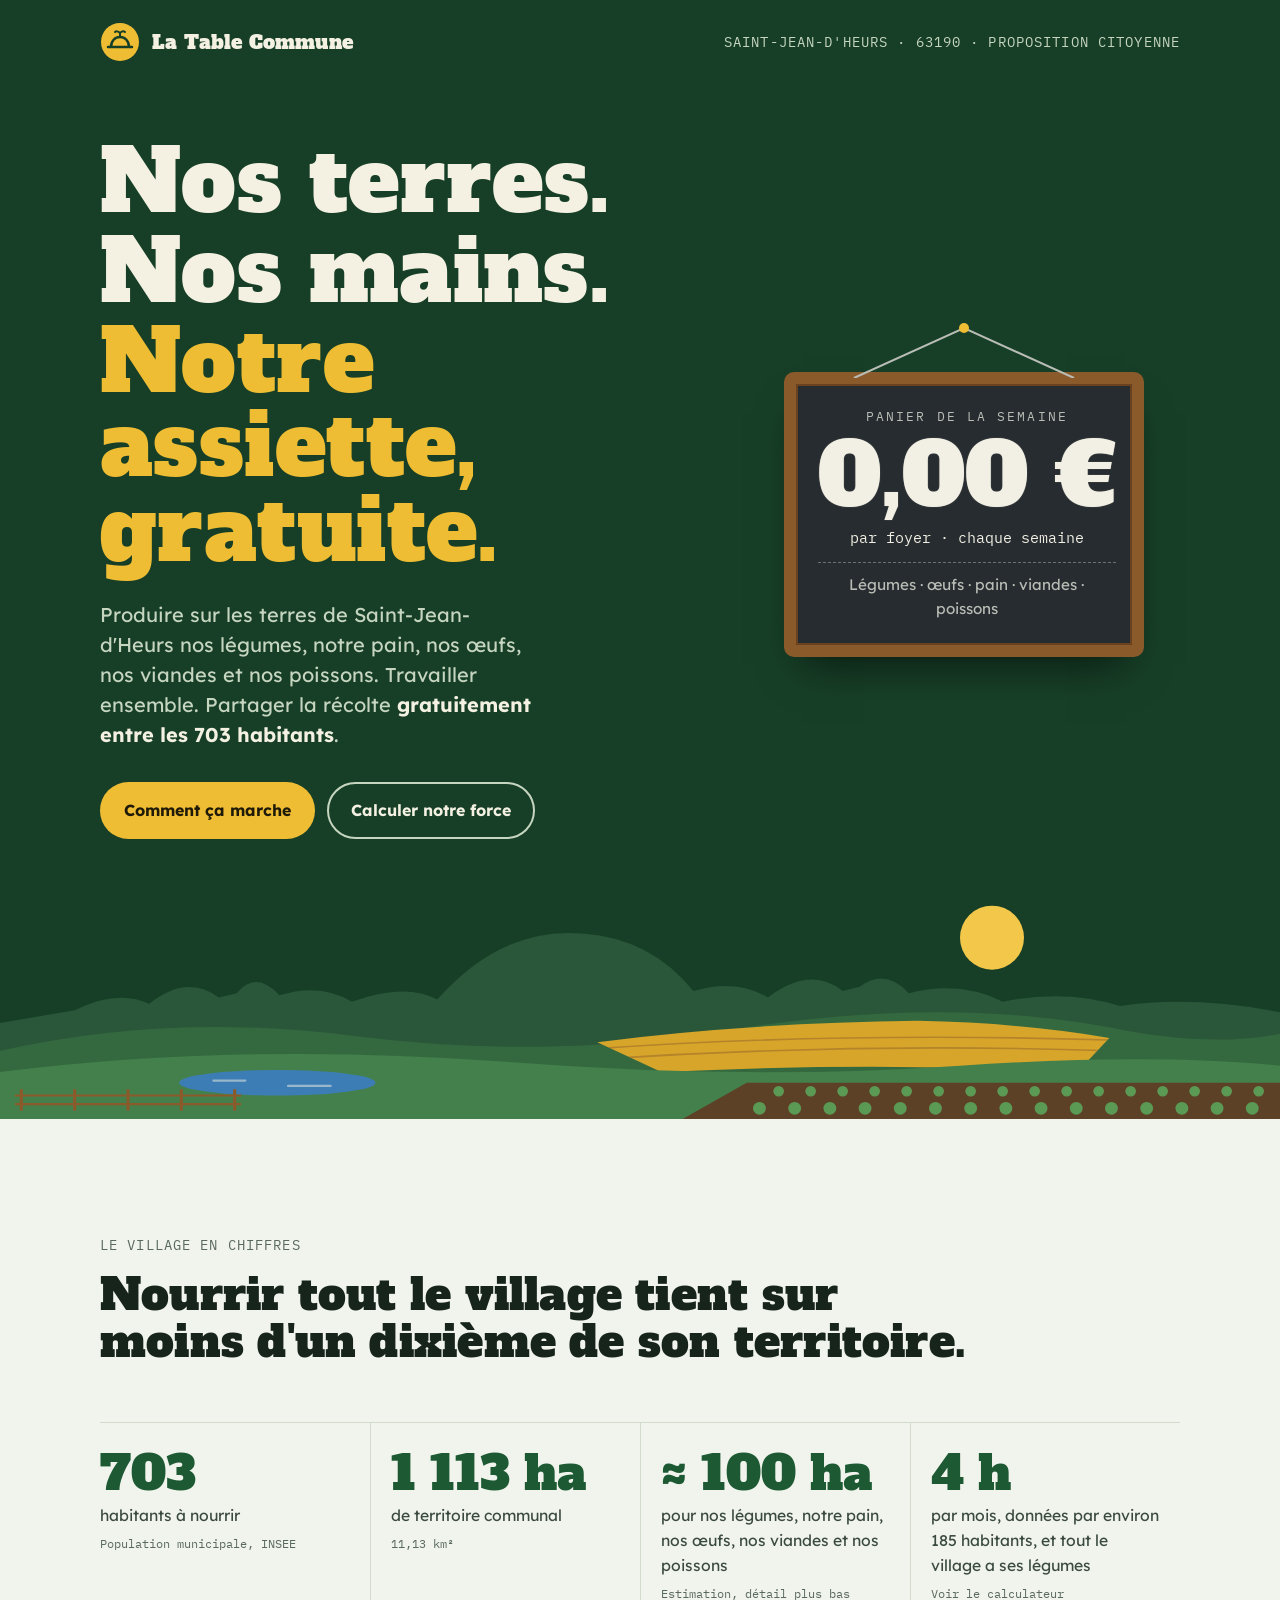
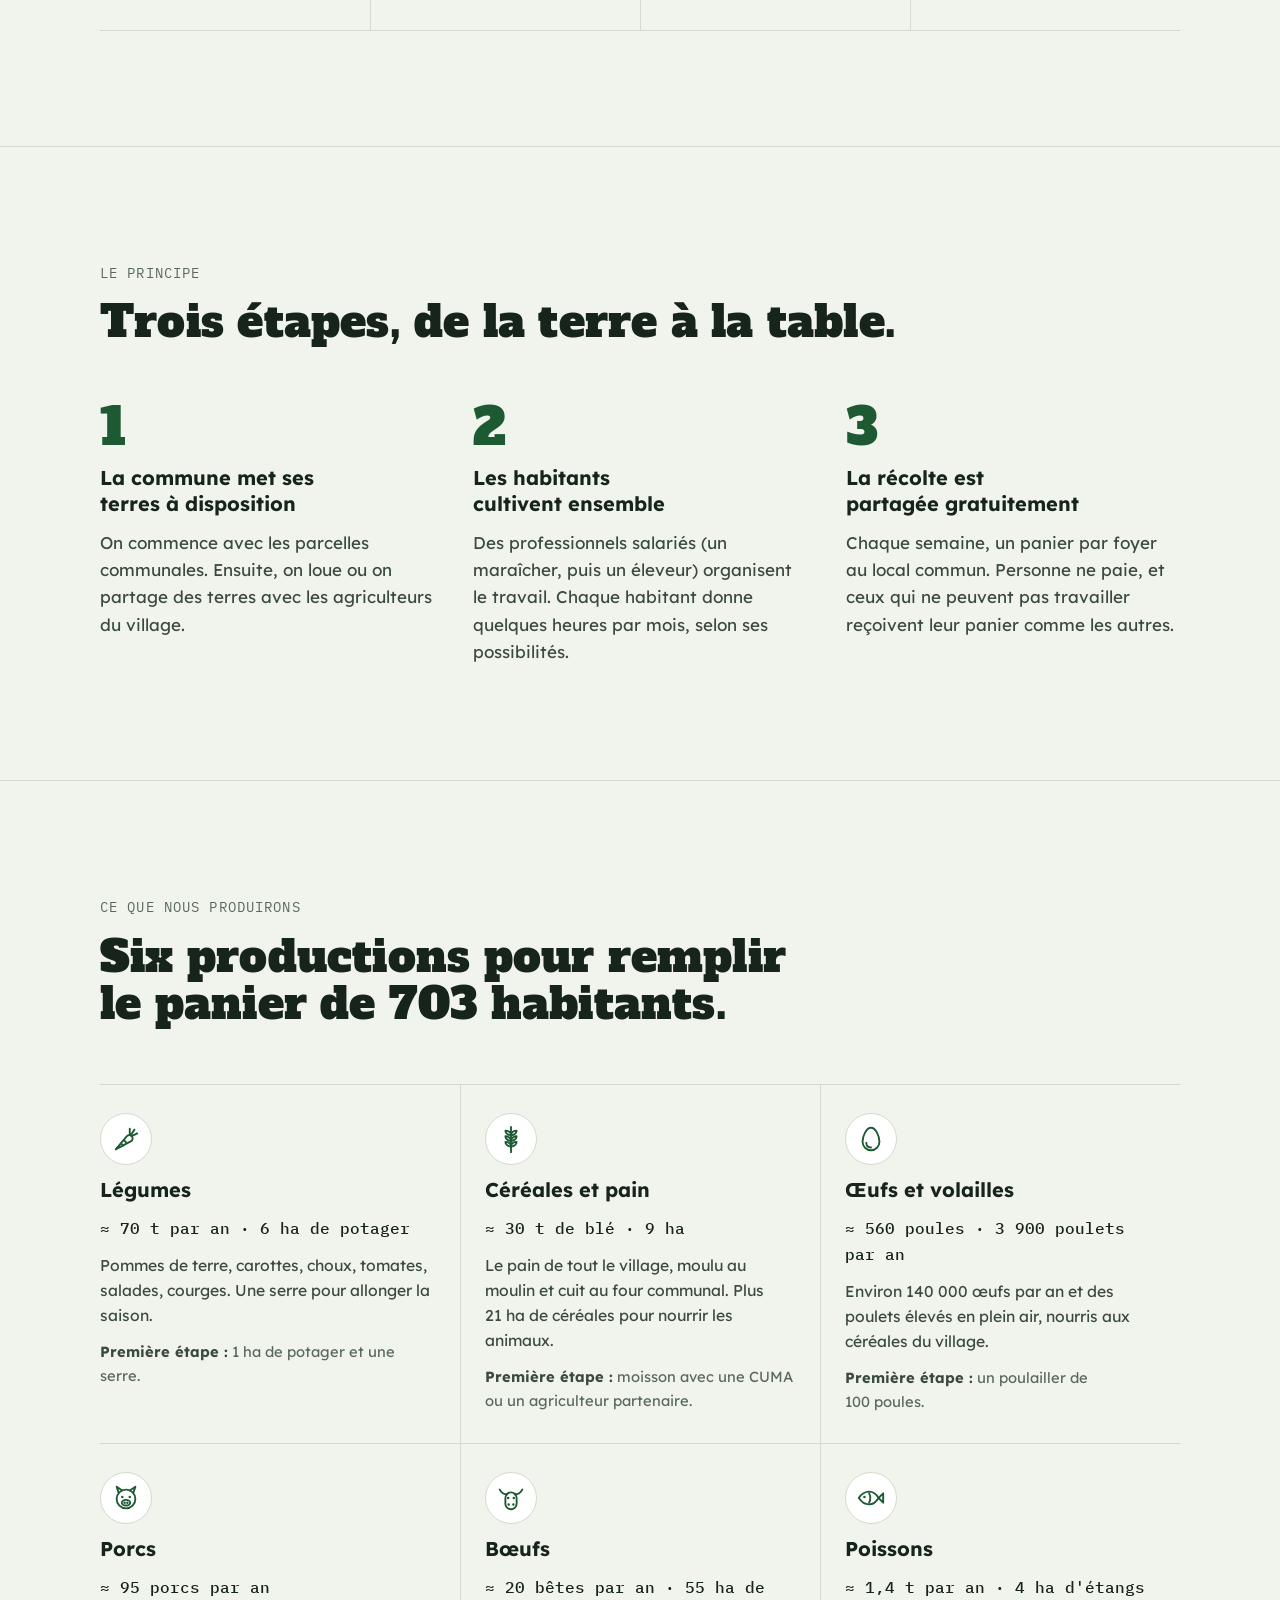
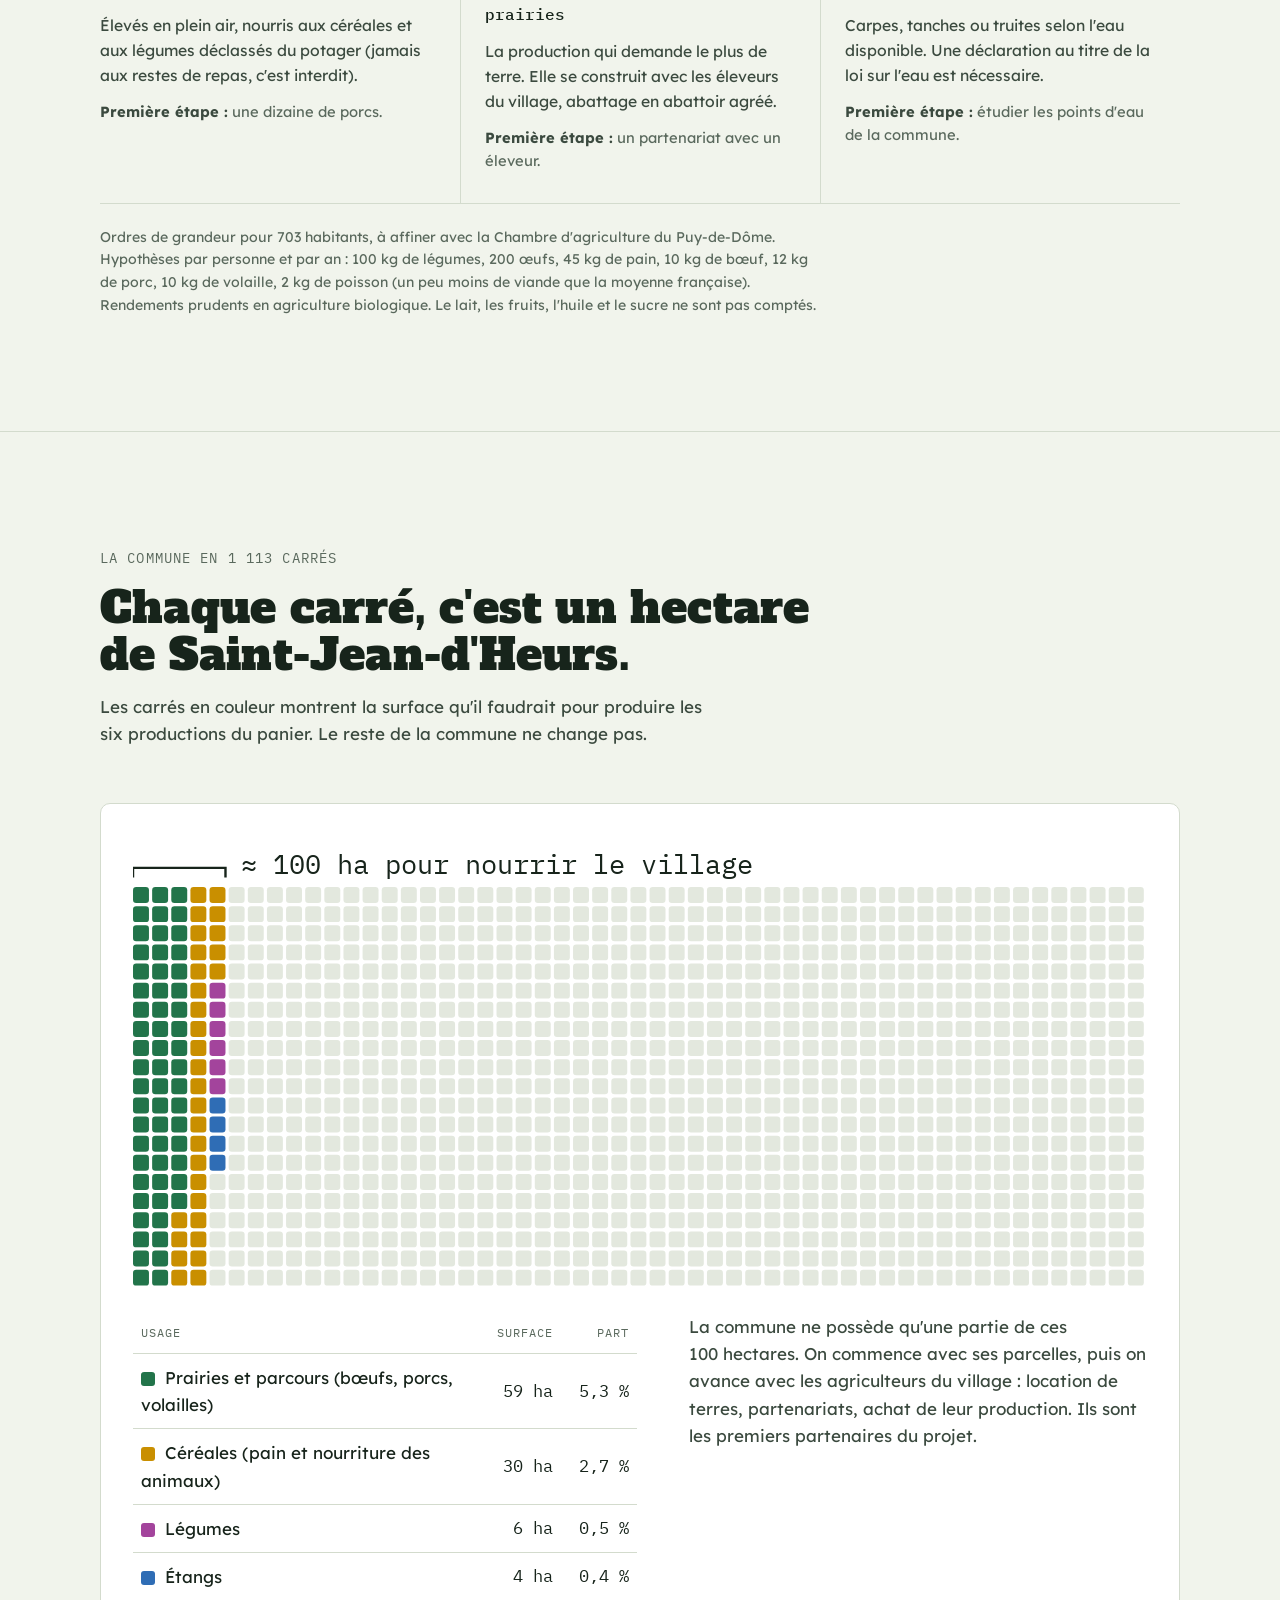
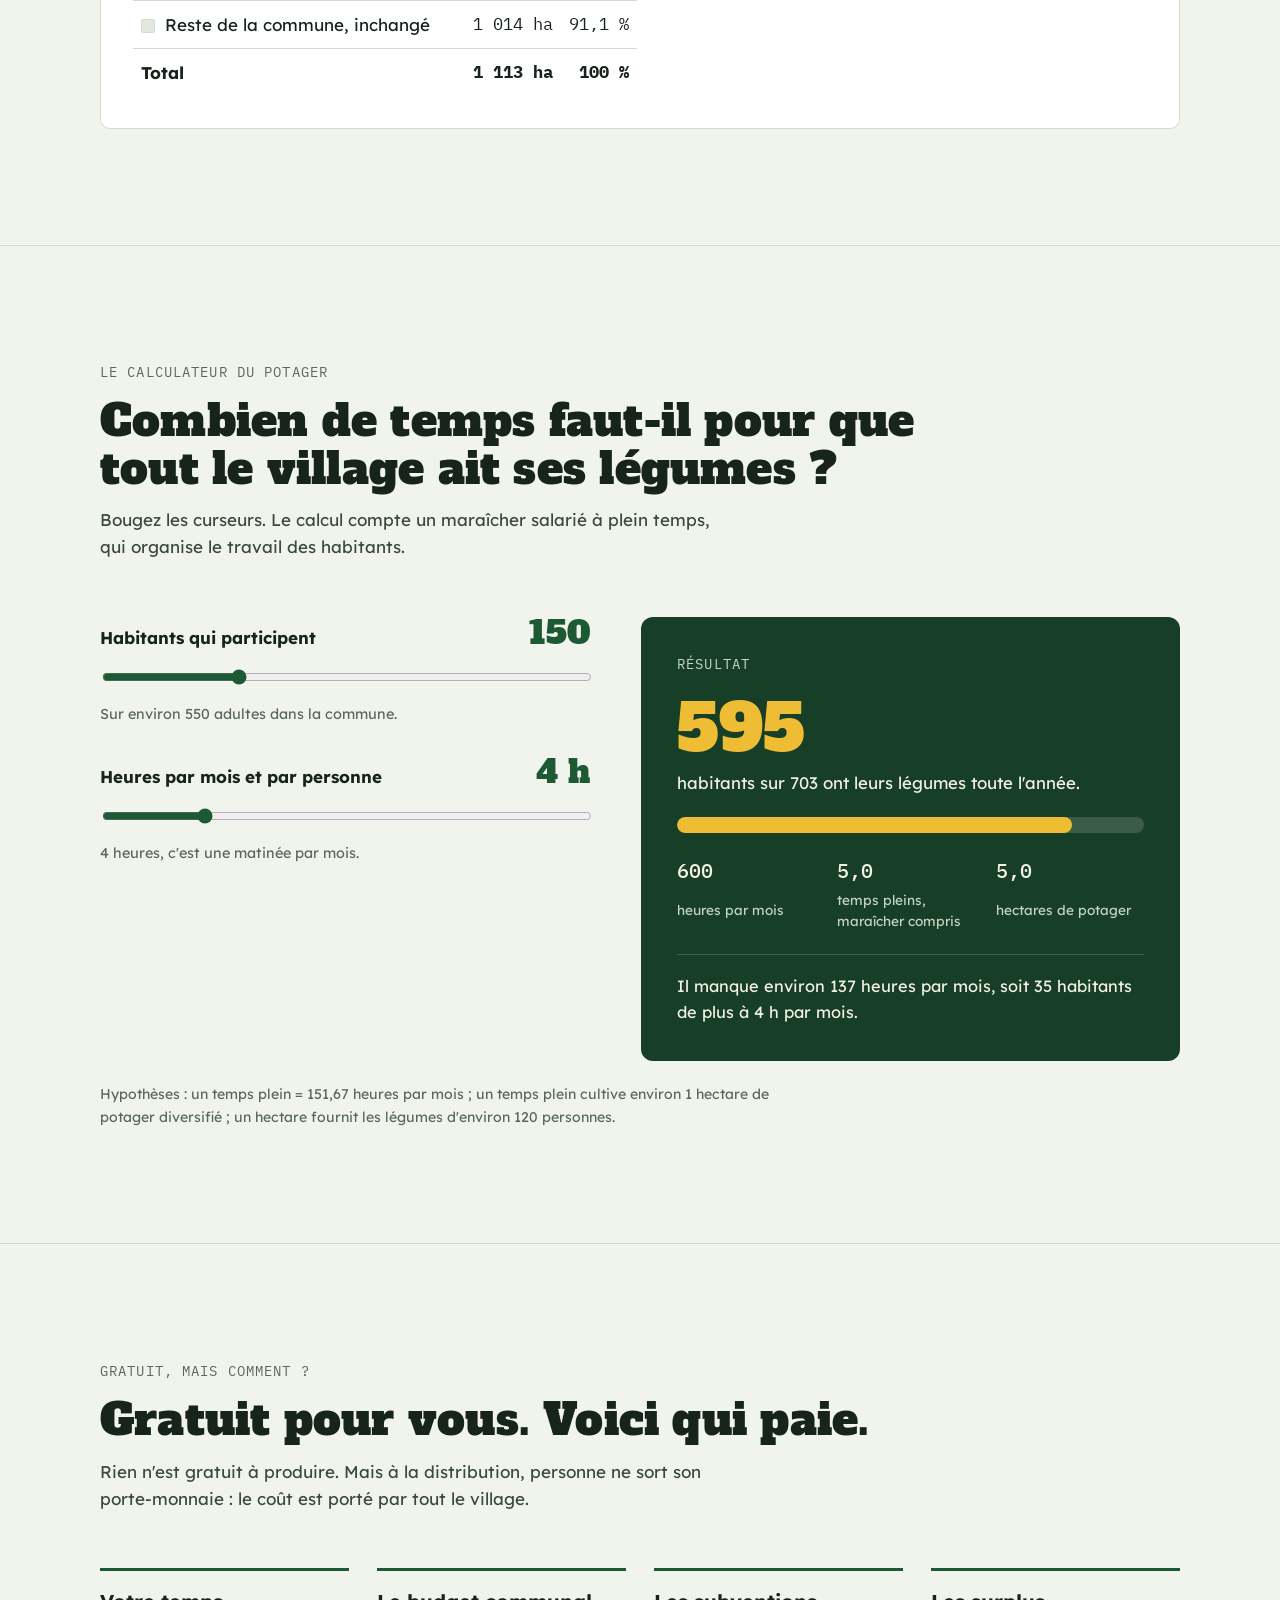
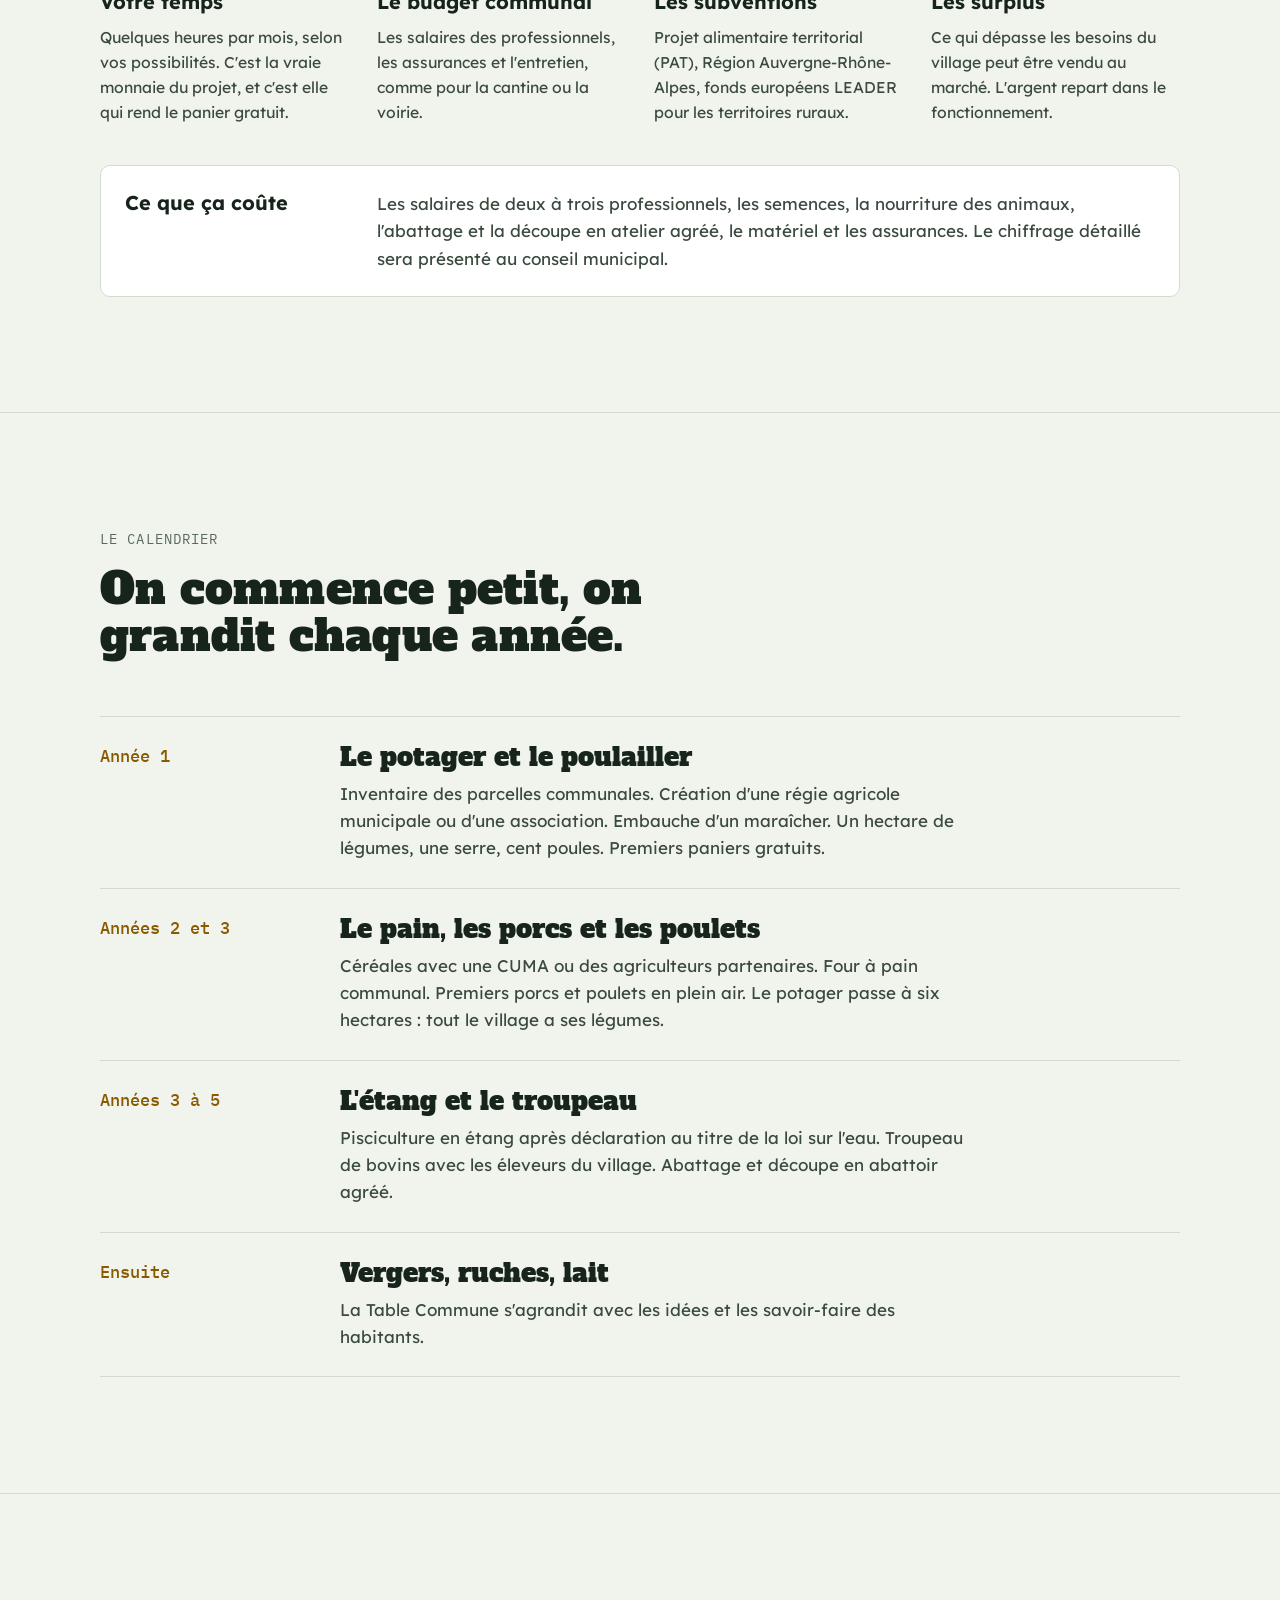
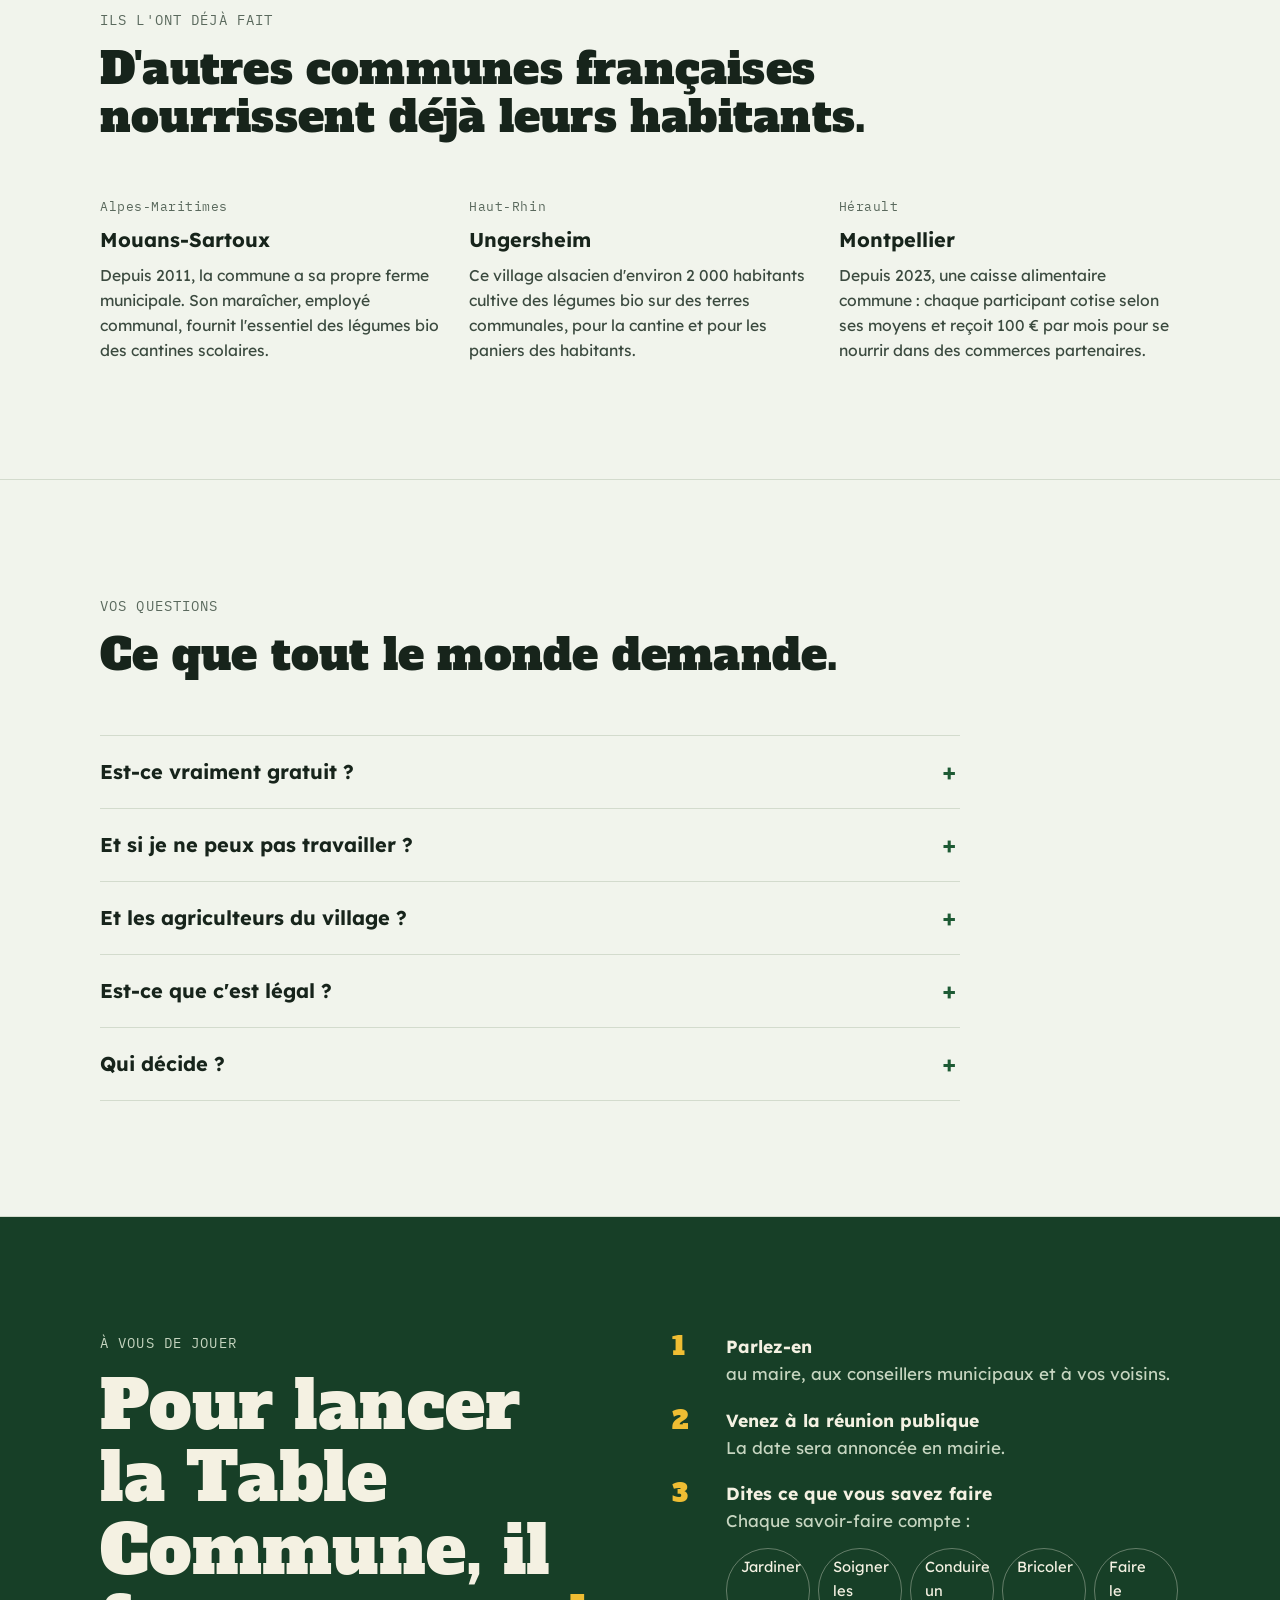
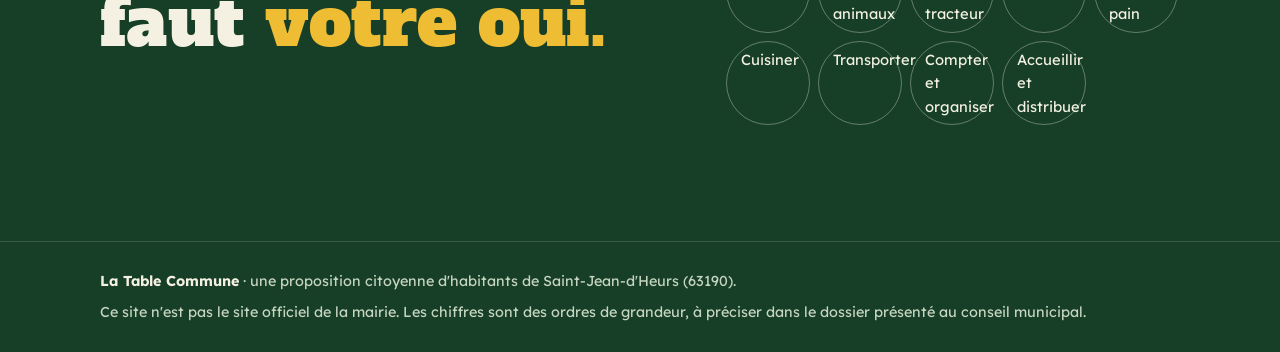
<file: alimentation-commune/index.html>
<!doctype html>
<html lang="fr">
<head>
<meta charset="utf-8">
<meta name="viewport" content="width=device-width,initial-scale=1,viewport-fit=cover">
<title>La Table Commune</title>
<link rel="preconnect" href="https://fonts.googleapis.com">
<link rel="preconnect" href="https://fonts.gstatic.com" crossorigin>
<link rel="stylesheet" href="https://fonts.googleapis.com/css2?family=Alfa+Slab+One&family=Lexend:wght@400;600;700&family=IBM+Plex+Mono:wght@400;500&display=swap">
<style>
/* Mise en page : une affiche de foire agricole. Bandeau vert « prairie » avec l'ardoise de marché à 0,00 €,
   paysage de la Limagne et des Puys, puis sections claires sur papier vert pâle, chiffres en caractères machine. */
:root {
  --bg: #f1f4ec;
  --surface: #ffffff;
  --ink: #17241b;
  --ink-2: #3b4a3f;
  --muted: #5a695d;
  --line: #d3dbcd;
  --brand: #1d5a34;
  --brand-ink: #ffffff;
  --accent: #8a5a00;

  /* Bandeau et paysage : identiques dans les deux thèmes */
  --hero-bg: #173f27;
  --hero-ink: #f4f1e2;
  --hero-ink-2: #c6d5c0;
  --wheat: #efbd33;
  --wheat-ink: #1f1a08;
  --slate: #262c2f;
  --chalk: #f2efe4;
  --chalk-2: #b9bdb6;
  --wood: #8b5a2b;
  --wood-2: #6b4220;
  --puys: #2a5639;
  --hill: #34693f;
  --hill-2: #44804c;
  --field-wheat: #d6a52a;
  --field-green: #5b9a55;
  --soil: #5d4127;
  --pond: #3d7db6;
  --sun: #f3c84a;

  /* Carte des hectares (palette validée daltonisme, fond blanc) */
  --c-prairie: #22744a;
  --c-cereale: #c98f00;
  --c-legume: #a3449c;
  --c-etang: #2f6db5;
  --c-reste: #e3e8de;

  --f-display: "Alfa Slab One", "Rockwell", "Roboto Slab", Georgia, serif;
  --f-body: "Lexend", system-ui, -apple-system, "Segoe UI", Roboto, sans-serif;
  --f-mono: "IBM Plex Mono", ui-monospace, Menlo, Consolas, monospace;

  --step--1: 0.875rem;
  --step-0: 1.0625rem;
  --step-1: 1.25rem;
  --step-2: 1.6rem;
  --step-3: clamp(1.9rem, 4vw, 2.75rem);
  --step-4: clamp(2.5rem, 7.2vw, 5.4rem);
  --radius: 6px;
  color-scheme: light;
}
@media (prefers-color-scheme: dark) {
  :root:not([data-theme="light"]) {
    --bg: #0f1611;
    --surface: #19221b;
    --ink: #e6ece3;
    --ink-2: #bcc8b9;
    --muted: #93a091;
    --line: #2d3b30;
    --brand: #82c99a;
    --brand-ink: #0f1611;
    --accent: #f0c445;
    --c-prairie: #2f8a52;
    --c-cereale: #b98a12;
    --c-legume: #c96ac0;
    --c-etang: #5a90ea;
    --c-reste: #263129;
    color-scheme: dark;
  }
}
:root[data-theme="dark"] {
  --bg: #0f1611;
  --surface: #19221b;
  --ink: #e6ece3;
  --ink-2: #bcc8b9;
  --muted: #93a091;
  --line: #2d3b30;
  --brand: #82c99a;
  --brand-ink: #0f1611;
  --accent: #f0c445;
  --c-prairie: #2f8a52;
  --c-cereale: #b98a12;
  --c-legume: #c96ac0;
  --c-etang: #5a90ea;
  --c-reste: #263129;
  color-scheme: dark;
}

*, *::before, *::after { box-sizing: border-box; }
html { -webkit-text-size-adjust: 100%; scroll-behavior: smooth; }
body {
  margin: 0;
  background: var(--bg);
  color: var(--ink);
  font-family: var(--f-body);
  font-size: var(--step-0);
  line-height: 1.6;
}
img, svg { max-width: 100%; }
[hidden] { display: none !important; }
a { color: inherit; }
:focus-visible { outline: 3px solid var(--wheat); outline-offset: 3px; border-radius: 3px; }

.wrap { max-width: 1120px; margin-inline: auto; padding-inline: 20px; }
.eyebrow {
  font-family: var(--f-mono);
  font-size: var(--step--1);
  letter-spacing: 0.08em;
  text-transform: uppercase;
  color: var(--muted);
  margin: 0;
}
h1, h2, h3 { text-wrap: balance; margin: 0; }
h2 {
  font-family: var(--f-display);
  font-weight: 400;
  font-size: var(--step-3);
  line-height: 1.08;
  letter-spacing: 0.005em;
}
h3 { font-size: var(--step-1); line-height: 1.3; }
p { margin: 0; }
.prose { max-width: 62ch; color: var(--ink-2); }
.mono { font-family: var(--f-mono); font-variant-numeric: tabular-nums; }

section.block { padding-block: clamp(64px, 9vw, 120px); }
section.block + section.block { border-top: 1px solid var(--line); }
.section-head { display: grid; gap: 14px; margin-bottom: clamp(32px, 5vw, 56px); }

/* ---------- Bandeau ---------- */
.hero { background: var(--hero-bg); color: var(--hero-ink); position: relative; overflow: hidden; }
.topbar {
  display: flex; align-items: center; justify-content: space-between; gap: 16px; flex-wrap: wrap;
  padding-block: 22px;
}
.brand { display: flex; align-items: center; gap: 12px; text-decoration: none; }
.brand-mark { width: 40px; height: 40px; flex: none; }
.brand-name { font-family: var(--f-display); font-size: 1.2rem; letter-spacing: 0.01em; }
.topbar .eyebrow { color: var(--hero-ink-2); }

.hero-grid {
  display: grid;
  grid-template-columns: minmax(0, 1.35fr) minmax(0, 1fr);
  gap: clamp(32px, 5vw, 72px);
  align-items: center;
  padding-block: clamp(24px, 5vw, 56px) clamp(24px, 4vw, 40px);
}
.hero h1 {
  font-family: var(--f-display);
  font-weight: 400;
  font-size: var(--step-4);
  line-height: 0.98;
  letter-spacing: 0.005em;
  display: grid;
  gap: 0.06em;
}
.hero h1 .hl { color: var(--wheat); }
.hero .lead { font-size: var(--step-1); line-height: 1.5; color: var(--hero-ink-2); max-width: 36ch; margin-top: 26px; }
.hero .lead strong { color: var(--hero-ink); }
.actions { display: flex; flex-wrap: wrap; gap: 12px; margin-top: 32px; }
.btn {
  display: inline-flex; align-items: center; gap: 10px;
  padding: 14px 22px; border-radius: 999px;
  font-weight: 700; font-size: 1rem; text-decoration: none;
  border: 2px solid transparent;
  transition: transform .15s ease, background-color .15s ease;
}
.btn:hover { transform: translateY(-2px); }
.btn-wheat { background: var(--wheat); color: var(--wheat-ink); }
.btn-ghost { border-color: var(--hero-ink-2); color: var(--hero-ink); }
.btn-ghost:hover { background: rgba(255,255,255,.08); }

/* Ardoise de marché */
.tag-zone { display: grid; justify-items: center; }
.tag {
  position: relative;
  width: min(100%, 360px);
  transform-origin: 50% -46px;
  animation: balance 7s ease-in-out infinite;
}
.tag-string { display: block; width: 100%; height: 56px; margin-bottom: -6px; }
.tag-board {
  background: var(--slate);
  border: 12px solid var(--wood);
  border-radius: 10px;
  box-shadow: inset 0 0 0 2px var(--wood-2), 0 24px 40px -18px rgba(0,0,0,.6);
  padding: 22px 22px 24px;
  color: var(--chalk);
  text-align: center;
  display: grid;
  gap: 6px;
}
.tag-board .t-label { font-family: var(--f-mono); font-size: .82rem; letter-spacing: .16em; text-transform: uppercase; color: var(--chalk-2); }
.tag-board .t-price {
  font-family: var(--f-display);
  font-size: clamp(3.6rem, 10vw, 5.4rem);
  line-height: 1;
  color: var(--chalk);
  text-shadow: 0 0 1px rgba(242,239,228,.6);
  font-variant-numeric: tabular-nums;
}
.tag-board .t-unit { font-family: var(--f-mono); font-size: .95rem; color: var(--chalk); }
.tag-board .t-items { font-size: .95rem; color: var(--chalk-2); border-top: 1px dashed rgba(242,239,228,.35); padding-top: 10px; margin-top: 6px; }
@keyframes balance { 0%,100% { transform: rotate(-2.2deg); } 50% { transform: rotate(2.2deg); } }

.landscape { display: block; width: 100%; height: clamp(120px, 20vw, 240px); }
.sun { animation: lever 14s ease-in-out infinite alternate; }
@keyframes lever { from { transform: translateY(6px); } to { transform: translateY(-8px); } }

@media (prefers-reduced-motion: reduce) {
  .tag, .sun { animation: none; }
  html { scroll-behavior: auto; }
  .btn { transition: none; }
}

/* ---------- Chiffres ---------- */
.figures {
  display: grid;
  grid-template-columns: repeat(4, minmax(0, 1fr));
  gap: 0;
  border-block: 1px solid var(--line);
}
.figure { padding: 26px 20px 26px 0; display: grid; gap: 6px; align-content: start; }
.figure + .figure { border-left: 1px solid var(--line); padding-left: 20px; }
.figure .num { font-family: var(--f-display); font-size: clamp(2rem, 4.2vw, 3rem); line-height: 1; color: var(--brand); font-variant-numeric: tabular-nums; }
.figure .lbl { color: var(--ink-2); font-size: .98rem; }
.figure .src { font-family: var(--f-mono); font-size: .76rem; color: var(--muted); }

/* ---------- Principe ---------- */
.steps { display: grid; grid-template-columns: repeat(3, minmax(0, 1fr)); gap: clamp(20px, 3vw, 40px); counter-reset: etape; list-style: none; margin: 0; padding: 0; }
.step { display: grid; gap: 12px; align-content: start; }
.step-n {
  font-family: var(--f-display);
  font-size: 3.2rem; line-height: 1;
  color: var(--brand);
}
.step-arrow { font-family: var(--f-mono); color: var(--muted); font-size: .85rem; }
.step p { color: var(--ink-2); }

/* ---------- Productions ---------- */
.prods { display: grid; grid-template-columns: repeat(3, minmax(0, 1fr)); gap: 0; border-top: 1px solid var(--line); }
.prod {
  display: grid; gap: 12px; align-content: start;
  padding: 28px 24px 30px 0;
  border-bottom: 1px solid var(--line);
  min-width: 0;
}
.prod:not(:nth-child(3n+1)) { padding-left: 24px; border-left: 1px solid var(--line); }
.prod-icon {
  width: 52px; height: 52px; border-radius: 50%;
  display: grid; place-items: center;
  background: var(--surface);
  border: 1px solid var(--line);
  color: var(--brand);
}
.prod-icon svg { width: 30px; height: 30px; }
.prod .qty { font-family: var(--f-mono); font-variant-numeric: tabular-nums; font-size: 1.02rem; color: var(--ink); font-weight: 500; }
.prod p { color: var(--ink-2); font-size: .98rem; }
.prod .first { font-size: .92rem; color: var(--muted); }
.prod .first b { color: var(--ink-2); font-weight: 700; }
.note { font-size: .88rem; color: var(--muted); max-width: 80ch; margin-top: 22px; }

/* ---------- Carte des hectares ---------- */
.map-card {
  background: var(--surface);
  border: 1px solid var(--line);
  border-radius: 10px;
  padding: clamp(16px, 3vw, 32px);
  display: grid;
  gap: 24px;
  position: relative;
}
.map-scroll { overflow-x: auto; }
.ha-grid { display: block; width: 100%; height: auto; min-width: 300px; }
.ha-grid rect { transition: opacity .12s ease; }
.ha-grid rect.dim { opacity: .35; }
.c-prairie { fill: var(--c-prairie); }
.c-cereale { fill: var(--c-cereale); }
.c-legume { fill: var(--c-legume); }
.c-etang { fill: var(--c-etang); }
.c-reste { fill: var(--c-reste); }
.ha-note { font-family: var(--f-mono); font-size: 17px; fill: var(--ink); }
.ha-bracket { stroke: var(--ink); stroke-width: 1.5; fill: none; }

.legend { width: 100%; border-collapse: collapse; font-variant-numeric: tabular-nums; }
.legend th, .legend td { text-align: left; padding: 10px 8px; border-bottom: 1px solid var(--line); font-weight: 400; }
.legend thead th { font-family: var(--f-mono); font-size: .78rem; letter-spacing: .08em; text-transform: uppercase; color: var(--muted); }
.legend td.num, .legend th.num { text-align: right; font-family: var(--f-mono); white-space: nowrap; }
.legend tbody tr { cursor: default; }
.legend tbody tr:hover td { background: var(--bg); }
.legend tfoot td { font-weight: 700; border-bottom: 0; }
.sw { display: inline-block; width: 14px; height: 14px; border-radius: 3px; vertical-align: -2px; margin-right: 10px; }
.sw.c-prairie { background: var(--c-prairie); }
.sw.c-cereale { background: var(--c-cereale); }
.sw.c-legume { background: var(--c-legume); }
.sw.c-etang { background: var(--c-etang); }
.sw.c-reste { background: var(--c-reste); box-shadow: inset 0 0 0 1px var(--line); }
.tip {
  position: absolute; pointer-events: none;
  background: var(--ink); color: var(--bg);
  font-size: .85rem; padding: 6px 10px; border-radius: 6px;
  white-space: nowrap; transform: translate(-50%, calc(-100% - 10px));
}
.map-split { display: grid; grid-template-columns: minmax(0, 1.1fr) minmax(0, 1fr); gap: clamp(24px, 4vw, 56px); align-items: start; }

/* ---------- Simulateur ---------- */
.sim {
  display: grid;
  grid-template-columns: minmax(0, 1fr) minmax(0, 1.1fr);
  gap: clamp(24px, 4vw, 56px);
  align-items: start;
}
.controls { display: grid; gap: 30px; }
.field { display: grid; gap: 10px; }
.field-top { display: flex; justify-content: space-between; align-items: baseline; gap: 12px; }
.field label { font-weight: 700; }
.field output { font-family: var(--f-display); font-size: 2rem; line-height: 1; color: var(--brand); font-variant-numeric: tabular-nums; }
.field .hint { font-size: .9rem; color: var(--muted); }
input[type="range"] { width: 100%; accent-color: var(--brand); height: 28px; }
.result {
  background: var(--hero-bg);
  color: var(--hero-ink);
  border-radius: 12px;
  padding: clamp(22px, 3.5vw, 36px);
  display: grid; gap: 22px;
}
.result .eyebrow { color: var(--hero-ink-2); }
.res-main { font-family: var(--f-display); font-size: clamp(2.6rem, 6vw, 4rem); line-height: 1; color: var(--wheat); font-variant-numeric: tabular-nums; }
.res-main small { font-family: var(--f-body); font-size: 1.05rem; color: var(--hero-ink); display: block; margin-top: 10px; line-height: 1.4; }
.meter { height: 16px; border-radius: 999px; background: rgba(244,241,226,.16); overflow: hidden; }
.meter span { display: block; height: 100%; width: 0; background: var(--wheat); border-radius: 999px; transition: width .35s ease; }
.res-stats { display: grid; grid-template-columns: repeat(3, minmax(0, 1fr)); gap: 12px; }
.res-stats div { display: grid; gap: 2px; }
.res-stats b { font-family: var(--f-mono); font-size: 1.25rem; font-weight: 500; font-variant-numeric: tabular-nums; }
.res-stats span { font-size: .85rem; color: var(--hero-ink-2); }
.res-msg { font-size: 1.02rem; border-top: 1px solid rgba(244,241,226,.2); padding-top: 18px; }
@media (prefers-reduced-motion: reduce) { .meter span { transition: none; } }

/* ---------- Financement ---------- */
.payers { display: grid; grid-template-columns: repeat(4, minmax(0, 1fr)); gap: clamp(16px, 2.5vw, 28px); }
.payer { display: grid; gap: 10px; align-content: start; padding-top: 18px; border-top: 3px solid var(--brand); }
.payer p { color: var(--ink-2); font-size: .98rem; }
.costs {
  margin-top: 40px;
  display: grid; grid-template-columns: minmax(0, 220px) minmax(0, 1fr); gap: 16px 32px;
  padding: 24px; border-radius: 10px; background: var(--surface); border: 1px solid var(--line);
}
.costs p { color: var(--ink-2); }

/* ---------- Calendrier ---------- */
.timeline { list-style: none; margin: 0; padding: 0; display: grid; gap: 0; }
.phase {
  display: grid; grid-template-columns: minmax(0, 200px) minmax(0, 1fr); gap: 12px 40px;
  padding-block: 26px; border-top: 1px solid var(--line);
}
.phase:last-child { border-bottom: 1px solid var(--line); }
.phase .when { font-family: var(--f-mono); color: var(--accent); font-weight: 500; }
.phase h3 { font-family: var(--f-display); font-weight: 400; font-size: var(--step-2); line-height: 1.15; margin-bottom: 8px; }
.phase p { color: var(--ink-2); max-width: 64ch; }

/* ---------- Exemples ---------- */
.examples { display: grid; grid-template-columns: repeat(3, minmax(0, 1fr)); gap: clamp(16px, 2.5vw, 28px); }
.example { display: grid; gap: 10px; align-content: start; }
.example .where { font-family: var(--f-mono); font-size: .82rem; color: var(--muted); letter-spacing: .04em; }
.example p { color: var(--ink-2); font-size: .98rem; }

/* ---------- Questions ---------- */
.faq { display: grid; gap: 0; border-top: 1px solid var(--line); max-width: 860px; }
.faq details { border-bottom: 1px solid var(--line); }
.faq summary {
  cursor: pointer; list-style: none;
  padding: 20px 40px 20px 0; position: relative;
  font-weight: 700; font-size: var(--step-1);
}
.faq summary::-webkit-details-marker { display: none; }
.faq summary::after {
  content: "+"; position: absolute; right: 4px; top: 50%; transform: translateY(-50%);
  font-family: var(--f-mono); font-size: 1.5rem; color: var(--brand);
}
.faq details[open] summary::after { content: "–"; }
.faq details p { padding-bottom: 22px; color: var(--ink-2); max-width: 70ch; }

/* ---------- Appel ---------- */
.call { background: var(--hero-bg); color: var(--hero-ink); }
.call .eyebrow { color: var(--hero-ink-2); }
.call h2 { font-size: clamp(2.2rem, 6vw, 4.2rem); }
.call h2 .hl { color: var(--wheat); }
.call-grid { display: grid; grid-template-columns: minmax(0, 1fr) minmax(0, 1fr); gap: clamp(28px, 5vw, 64px); align-items: start; }
.call-steps { list-style: none; margin: 0; padding: 0; display: grid; gap: 18px; }
.call-steps li { display: grid; grid-template-columns: 40px minmax(0, 1fr); gap: 14px; align-items: start; }
.call-steps .n { font-family: var(--f-display); font-size: 1.6rem; line-height: 1.1; color: var(--wheat); }
.call-steps p { color: var(--hero-ink-2); }
.call-steps strong { color: var(--hero-ink); display: block; font-size: 1.1rem; }
.skills { display: flex; flex-wrap: wrap; gap: 8px; margin-top: 14px; padding: 0; list-style: none; }
.skills li { border: 1px solid rgba(244,241,226,.35); border-radius: 999px; padding: 6px 14px; font-size: .92rem; color: var(--hero-ink); }

footer { background: var(--hero-bg); color: var(--hero-ink-2); border-top: 1px solid rgba(244,241,226,.15); }
footer .wrap { padding-block: 28px; display: grid; gap: 8px; font-size: .9rem; }
footer strong { color: var(--hero-ink); }

/* ---------- Responsive ---------- */
@media (max-width: 900px) {
  .hero-grid, .sim, .map-split, .call-grid { grid-template-columns: minmax(0, 1fr); }
  .tag { width: min(100%, 320px); }
  .figures { grid-template-columns: repeat(2, minmax(0, 1fr)); }
  .figure:nth-child(3) { border-left: 0; padding-left: 0; }
  .figure:nth-child(n+3) { border-top: 1px solid var(--line); }
  .prods { grid-template-columns: repeat(2, minmax(0, 1fr)); }
  .prod:not(:nth-child(3n+1)) { padding-left: 0; border-left: 0; }
  .prod:nth-child(2n) { padding-left: 24px; border-left: 1px solid var(--line); }
  .payers { grid-template-columns: repeat(2, minmax(0, 1fr)); }
  .examples { grid-template-columns: minmax(0, 1fr); }
  .steps { grid-template-columns: minmax(0, 1fr); }
}
@media (max-width: 620px) {
  .figures { grid-template-columns: minmax(0, 1fr); }
  .figure, .figure + .figure { border-left: 0; padding-left: 0; }
  .figure + .figure { border-top: 1px solid var(--line); }
  .prods { grid-template-columns: minmax(0, 1fr); }
  .prod:nth-child(2n) { padding-left: 0; border-left: 0; }
  .payers { grid-template-columns: minmax(0, 1fr); }
  .phase, .costs { grid-template-columns: minmax(0, 1fr); }
  .res-stats { grid-template-columns: minmax(0, 1fr); }
}
</style>
</head>
<body>

<header class="hero">
  <div class="wrap">
    <div class="topbar">
      <a class="brand" href="#haut" id="haut" aria-label="La Table Commune, haut de page">
        <svg class="brand-mark" viewBox="0 0 40 40" aria-hidden="true">
          <circle cx="20" cy="20" r="19" fill="var(--wheat)"/>
          <path d="M8 25h24" stroke="var(--hero-bg)" stroke-width="2.5" stroke-linecap="round"/>
          <path d="M11 25c0-6 4-10 9-10s9 4 9 10" fill="none" stroke="var(--hero-bg)" stroke-width="2.5"/>
          <path d="M20 15v-4M20 11c2-2 4-2 5-1M20 11c-2-2-4-2-5-1" fill="none" stroke="var(--hero-bg)" stroke-width="2" stroke-linecap="round"/>
        </svg>
        <span class="brand-name">La Table Commune</span>
      </a>
      <p class="eyebrow">Saint-Jean-d'Heurs · 63190 · Proposition citoyenne</p>
    </div>

    <div class="hero-grid">
      <div>
        <h1>
          <span>Nos terres.</span>
          <span>Nos mains.</span>
          <span class="hl">Notre assiette, gratuite.</span>
        </h1>
        <p class="lead">
          Produire sur les terres de Saint-Jean-d'Heurs nos légumes, notre pain, nos œufs, nos viandes et nos poissons.
          Travailler ensemble. Partager la récolte <strong>gratuitement entre les 703&nbsp;habitants</strong>.
        </p>
        <div class="actions">
          <a class="btn btn-wheat" href="#principe">Comment ça marche</a>
          <a class="btn btn-ghost" href="#simulateur">Calculer notre force</a>
        </div>
      </div>

      <div class="tag-zone">
        <div class="tag" role="img" aria-label="Ardoise de marché : panier de la semaine, zéro euro par foyer">
          <svg class="tag-string" viewBox="0 0 360 56" preserveAspectRatio="none" aria-hidden="true">
            <path d="M70 56 L180 6 L290 56" fill="none" stroke="var(--chalk-2)" stroke-width="2"/>
            <circle cx="180" cy="6" r="5" fill="var(--wheat)"/>
          </svg>
          <div class="tag-board" aria-hidden="true">
            <span class="t-label">Panier de la semaine</span>
            <span class="t-price">0,00&nbsp;€</span>
            <span class="t-unit">par foyer · chaque semaine</span>
            <span class="t-items">Légumes · œufs · pain · viandes · poissons</span>
          </div>
        </div>
      </div>
    </div>
  </div>

  <svg class="landscape" viewBox="0 0 1200 240" preserveAspectRatio="xMidYMax slice" aria-hidden="true">
    <circle class="sun" cx="930" cy="70" r="30" fill="var(--sun)"/>
    <!-- Chaîne des Puys à l'horizon, avec la coupole du puy de Dôme -->
    <path fill="var(--puys)" d="M0 150 L70 138 Q110 118 140 132 Q175 104 205 126 L222 122 Q240 100 262 124 Q300 112 330 130
      Q380 112 410 128 Q470 60 545 66 Q610 70 650 120 Q690 108 720 126 Q760 96 790 120 L806 116 Q830 98 852 122
      Q900 110 940 130 Q1000 118 1050 134 Q1120 124 1200 140 L1200 240 L0 240 Z"/>
    <!-- Collines de la Limagne -->
    <path fill="var(--hill)" d="M0 176 Q160 140 330 162 Q520 186 700 154 Q900 124 1060 158 Q1140 172 1200 160 L1200 240 L0 240 Z"/>
    <!-- Champ de blé -->
    <clipPath id="champ"><path d="M560 168 Q700 150 860 148 Q960 150 1040 164 L1010 196 Q820 186 620 196 Z"/></clipPath>
    <path fill="var(--field-wheat)" d="M560 168 Q700 150 860 148 Q960 150 1040 164 L1010 196 Q820 186 620 196 Z"/>
    <g clip-path="url(#champ)" fill="none" stroke="var(--wood)" stroke-opacity=".45" stroke-width="1.5">
      <path d="M560 184 Q800 168 1040 176"/><path d="M560 174 Q790 158 1040 166"/>
    </g>
    <!-- Prairie et étang -->
    <path fill="var(--hill-2)" d="M0 196 Q220 168 470 186 Q700 204 900 190 Q1080 178 1200 190 L1200 240 L0 240 Z"/>
    <ellipse cx="260" cy="206" rx="92" ry="12" fill="var(--pond)"/>
    <path d="M200 204 h30 M270 209 h40" stroke="var(--hero-ink)" stroke-opacity=".5" stroke-width="2" stroke-linecap="round"/>
    <!-- Potager en rangs -->
    <path fill="var(--soil)" d="M640 240 L700 206 L1200 206 L1200 240 Z"/>
    <g fill="var(--field-green)">
      <circle cx="730" cy="214" r="5"/><circle cx="760" cy="214" r="5"/><circle cx="790" cy="214" r="5"/><circle cx="820" cy="214" r="5"/><circle cx="850" cy="214" r="5"/><circle cx="880" cy="214" r="5"/><circle cx="910" cy="214" r="5"/><circle cx="940" cy="214" r="5"/><circle cx="970" cy="214" r="5"/><circle cx="1000" cy="214" r="5"/><circle cx="1030" cy="214" r="5"/><circle cx="1060" cy="214" r="5"/><circle cx="1090" cy="214" r="5"/><circle cx="1120" cy="214" r="5"/><circle cx="1150" cy="214" r="5"/><circle cx="1180" cy="214" r="5"/>
      <circle cx="712" cy="230" r="6"/><circle cx="745" cy="230" r="6"/><circle cx="778" cy="230" r="6"/><circle cx="811" cy="230" r="6"/><circle cx="844" cy="230" r="6"/><circle cx="877" cy="230" r="6"/><circle cx="910" cy="230" r="6"/><circle cx="943" cy="230" r="6"/><circle cx="976" cy="230" r="6"/><circle cx="1009" cy="230" r="6"/><circle cx="1042" cy="230" r="6"/><circle cx="1075" cy="230" r="6"/><circle cx="1108" cy="230" r="6"/><circle cx="1141" cy="230" r="6"/><circle cx="1174" cy="230" r="6"/>
    </g>
    <!-- Clôture -->
    <g stroke="var(--wood)" stroke-width="3">
      <path d="M20 232 V212 M70 232 V212 M120 232 V212 M170 232 V212 M220 232 V212"/>
      <path d="M14 218 H226 M14 226 H226" stroke-width="2"/>
    </g>
  </svg>
</header>

<main>

  <!-- Chiffres clés -->
  <section class="block" aria-labelledby="t-chiffres">
    <div class="wrap">
      <div class="section-head">
        <p class="eyebrow">Le village en chiffres</p>
        <h2 id="t-chiffres">Nourrir tout le village tient sur moins d'un dixième de son territoire.</h2>
      </div>
      <div class="figures">
        <div class="figure">
          <span class="num">703</span>
          <span class="lbl">habitants à nourrir</span>
          <span class="src">Population municipale, INSEE</span>
        </div>
        <div class="figure">
          <span class="num">1&nbsp;113&nbsp;ha</span>
          <span class="lbl">de territoire communal</span>
          <span class="src">11,13&nbsp;km²</span>
        </div>
        <div class="figure">
          <span class="num">≈&nbsp;100&nbsp;ha</span>
          <span class="lbl">pour nos légumes, notre pain, nos œufs, nos viandes et nos poissons</span>
          <span class="src">Estimation, détail plus bas</span>
        </div>
        <div class="figure">
          <span class="num">4&nbsp;h</span>
          <span class="lbl">par mois, données par environ 185&nbsp;habitants, et tout le village a ses légumes</span>
          <span class="src">Voir le calculateur</span>
        </div>
      </div>
    </div>
  </section>

  <!-- Principe -->
  <section class="block" id="principe" aria-labelledby="t-principe">
    <div class="wrap">
      <div class="section-head">
        <p class="eyebrow">Le principe</p>
        <h2 id="t-principe">Trois étapes, de la terre à la table.</h2>
      </div>
      <ol class="steps">
        <li class="step">
          <span class="step-n">1</span>
          <h3>La commune met ses terres à disposition</h3>
          <p>On commence avec les parcelles communales. Ensuite, on loue ou on partage des terres avec les agriculteurs du village.</p>
        </li>
        <li class="step">
          <span class="step-n">2</span>
          <h3>Les habitants cultivent ensemble</h3>
          <p>Des professionnels salariés (un maraîcher, puis un éleveur) organisent le travail. Chaque habitant donne quelques heures par mois, selon ses possibilités.</p>
        </li>
        <li class="step">
          <span class="step-n">3</span>
          <h3>La récolte est partagée gratuitement</h3>
          <p>Chaque semaine, un panier par foyer au local commun. Personne ne paie, et ceux qui ne peuvent pas travailler reçoivent leur panier comme les autres.</p>
        </li>
      </ol>
    </div>
  </section>

  <!-- Productions -->
  <section class="block" id="productions" aria-labelledby="t-prod">
    <div class="wrap">
      <div class="section-head">
        <p class="eyebrow">Ce que nous produirons</p>
        <h2 id="t-prod">Six productions pour remplir le panier de 703&nbsp;habitants.</h2>
      </div>
      <div class="prods">
        <article class="prod">
          <span class="prod-icon"><svg viewBox="0 0 32 32" fill="none" stroke="currentColor" stroke-width="2" stroke-linecap="round" stroke-linejoin="round" aria-hidden="true"><path d="M5 27 L17 13 a3.5 3.5 0 0 1 5 5 Z"/><path d="M11 21 l2 2 M14 17.5 l2 2"/><path d="M21 12 l4-6 M22 13 l6-3 M20 11 l0-6"/></svg></span>
          <h3>Légumes</h3>
          <span class="qty">≈ 70 t par an · 6 ha de potager</span>
          <p>Pommes de terre, carottes, choux, tomates, salades, courges. Une serre pour allonger la saison.</p>
          <p class="first"><b>Première étape :</b> 1&nbsp;ha de potager et une serre.</p>
        </article>
        <article class="prod">
          <span class="prod-icon"><svg viewBox="0 0 32 32" fill="none" stroke="currentColor" stroke-width="2" stroke-linecap="round" stroke-linejoin="round" aria-hidden="true"><path d="M16 30 V9"/><path d="M16 12 c-4 0-6-3-6-5 c3 0 6 2 6 5z"/><path d="M16 12 c4 0 6-3 6-5 c-3 0-6 2-6 5z"/><path d="M16 18 c-4 0-6-3-6-5 c3 0 6 2 6 5z"/><path d="M16 18 c4 0 6-3 6-5 c-3 0-6 2-6 5z"/><path d="M16 24 c-4 0-6-3-6-5 c3 0 6 2 6 5z"/><path d="M16 24 c4 0 6-3 6-5 c-3 0-6 2-6 5z"/><path d="M16 9 V3"/></svg></span>
          <h3>Céréales et pain</h3>
          <span class="qty">≈ 30 t de blé · 9 ha</span>
          <p>Le pain de tout le village, moulu au moulin et cuit au four communal. Plus 21&nbsp;ha de céréales pour nourrir les animaux.</p>
          <p class="first"><b>Première étape :</b> moisson avec une CUMA ou un agriculteur partenaire.</p>
        </article>
        <article class="prod">
          <span class="prod-icon"><svg viewBox="0 0 32 32" fill="none" stroke="currentColor" stroke-width="2" stroke-linecap="round" stroke-linejoin="round" aria-hidden="true"><path d="M16 4 c-5 0-9 9-9 15 a9 9 0 0 0 18 0 c0-6-4-15-9-15z"/><path d="M11 20 c0 3 2 5 5 5"/></svg></span>
          <h3>Œufs et volailles</h3>
          <span class="qty">≈ 560 poules · 3&nbsp;900 poulets par an</span>
          <p>Environ 140&nbsp;000 œufs par an et des poulets élevés en plein air, nourris aux céréales du village.</p>
          <p class="first"><b>Première étape :</b> un poulailler de 100&nbsp;poules.</p>
        </article>
        <article class="prod">
          <span class="prod-icon"><svg viewBox="0 0 32 32" fill="none" stroke="currentColor" stroke-width="2" stroke-linecap="round" stroke-linejoin="round" aria-hidden="true"><circle cx="16" cy="17" r="10"/><path d="M8 10 L6 4 L12 8"/><path d="M24 10 L26 4 L20 8"/><ellipse cx="16" cy="21" rx="4.5" ry="3"/><path d="M14.5 21 h.01 M17.5 21 h.01" stroke-width="2.6"/><path d="M12 15 h.01 M20 15 h.01" stroke-width="2.6"/></svg></span>
          <h3>Porcs</h3>
          <span class="qty">≈ 95 porcs par an</span>
          <p>Élevés en plein air, nourris aux céréales et aux légumes déclassés du potager (jamais aux restes de repas, c'est interdit).</p>
          <p class="first"><b>Première étape :</b> une dizaine de porcs.</p>
        </article>
        <article class="prod">
          <span class="prod-icon"><svg viewBox="0 0 32 32" fill="none" stroke="currentColor" stroke-width="2" stroke-linecap="round" stroke-linejoin="round" aria-hidden="true"><path d="M4 7 c2 4 5 5 8 5 M28 7 c-2 4-5 5-8 5"/><rect x="10" y="10" width="12" height="18" rx="6"/><path d="M13.5 23 h.01 M18.5 23 h.01" stroke-width="2.6"/><path d="M13 16 h.01 M19 16 h.01" stroke-width="2.6"/></svg></span>
          <h3>Bœufs</h3>
          <span class="qty">≈ 20 bêtes par an · 55 ha de prairies</span>
          <p>La production qui demande le plus de terre. Elle se construit avec les éleveurs du village, abattage en abattoir agréé.</p>
          <p class="first"><b>Première étape :</b> un partenariat avec un éleveur.</p>
        </article>
        <article class="prod">
          <span class="prod-icon"><svg viewBox="0 0 32 32" fill="none" stroke="currentColor" stroke-width="2" stroke-linecap="round" stroke-linejoin="round" aria-hidden="true"><path d="M3 16 c6-9 16-9 21 0 c-5 9-15 9-21 0z"/><path d="M24 16 l5-5 v10z"/><path d="M9 15 h.01" stroke-width="2.6"/><path d="M14 11 c1.5 3 1.5 7 0 10"/></svg></span>
          <h3>Poissons</h3>
          <span class="qty">≈ 1,4 t par an · 4 ha d'étangs</span>
          <p>Carpes, tanches ou truites selon l'eau disponible. Une déclaration au titre de la loi sur l'eau est nécessaire.</p>
          <p class="first"><b>Première étape :</b> étudier les points d'eau de la commune.</p>
        </article>
      </div>
      <p class="note">
        Ordres de grandeur pour 703&nbsp;habitants, à affiner avec la Chambre d'agriculture du Puy-de-Dôme.
        Hypothèses par personne et par an : 100&nbsp;kg de légumes, 200&nbsp;œufs, 45&nbsp;kg de pain, 10&nbsp;kg de bœuf, 12&nbsp;kg de porc,
        10&nbsp;kg de volaille, 2&nbsp;kg de poisson (un peu moins de viande que la moyenne française).
        Rendements prudents en agriculture biologique. Le lait, les fruits, l'huile et le sucre ne sont pas comptés.
      </p>
    </div>
  </section>

  <!-- Carte des hectares -->
  <section class="block" id="terres" aria-labelledby="t-terres">
    <div class="wrap">
      <div class="section-head">
        <p class="eyebrow">La commune en 1&nbsp;113&nbsp;carrés</p>
        <h2 id="t-terres">Chaque carré, c'est un hectare de Saint-Jean-d'Heurs.</h2>
        <p class="prose">Les carrés en couleur montrent la surface qu'il faudrait pour produire les six productions du panier. Le reste de la commune ne change pas.</p>
      </div>
      <div class="map-card" id="map-card">
        <div class="map-scroll">
          <svg class="ha-grid" id="ha-grid" role="img" aria-labelledby="ha-title" viewBox="0 0 636 284">
            <title id="ha-title">Grille de 1 113 hectares : 59 ha de prairies et parcours, 30 ha de céréales, 6 ha de légumes, 4 ha d'étangs, 1 014 ha inchangés.</title>
          </svg>
        </div>
        <div class="map-split">
          <table class="legend" id="legend">
            <thead><tr><th scope="col">Usage</th><th scope="col" class="num">Surface</th><th scope="col" class="num">Part</th></tr></thead>
            <tbody>
              <tr data-cat="prairie"><td><span class="sw c-prairie"></span>Prairies et parcours (bœufs, porcs, volailles)</td><td class="num">59&nbsp;ha</td><td class="num">5,3&nbsp;%</td></tr>
              <tr data-cat="cereale"><td><span class="sw c-cereale"></span>Céréales (pain et nourriture des animaux)</td><td class="num">30&nbsp;ha</td><td class="num">2,7&nbsp;%</td></tr>
              <tr data-cat="legume"><td><span class="sw c-legume"></span>Légumes</td><td class="num">6&nbsp;ha</td><td class="num">0,5&nbsp;%</td></tr>
              <tr data-cat="etang"><td><span class="sw c-etang"></span>Étangs</td><td class="num">4&nbsp;ha</td><td class="num">0,4&nbsp;%</td></tr>
              <tr data-cat="reste"><td><span class="sw c-reste"></span>Reste de la commune, inchangé</td><td class="num">1&nbsp;014&nbsp;ha</td><td class="num">91,1&nbsp;%</td></tr>
            </tbody>
            <tfoot><tr><td>Total</td><td class="num">1&nbsp;113&nbsp;ha</td><td class="num">100&nbsp;%</td></tr></tfoot>
          </table>
          <p class="prose">
            La commune ne possède qu'une partie de ces 100&nbsp;hectares. On commence avec ses parcelles, puis on avance
            avec les agriculteurs du village : location de terres, partenariats, achat de leur production. Ils sont les premiers
            partenaires du projet.
          </p>
        </div>
        <div class="tip" id="tip" hidden></div>
      </div>
    </div>
  </section>

  <!-- Simulateur -->
  <section class="block" id="simulateur" aria-labelledby="t-sim">
    <div class="wrap">
      <div class="section-head">
        <p class="eyebrow">Le calculateur du potager</p>
        <h2 id="t-sim">Combien de temps faut-il pour que tout le village ait ses légumes ?</h2>
        <p class="prose">Bougez les curseurs. Le calcul compte un maraîcher salarié à plein temps, qui organise le travail des habitants.</p>
      </div>
      <div class="sim">
        <form class="controls" id="sim-form" onsubmit="return false">
          <div class="field">
            <div class="field-top">
              <label for="r-hab">Habitants qui participent</label>
              <output id="o-hab" for="r-hab">150</output>
            </div>
            <input type="range" id="r-hab" min="0" max="550" step="5" value="150">
            <span class="hint">Sur environ 550 adultes dans la commune.</span>
          </div>
          <div class="field">
            <div class="field-top">
              <label for="r-h">Heures par mois et par personne</label>
              <output id="o-h" for="r-h">4&nbsp;h</output>
            </div>
            <input type="range" id="r-h" min="1" max="16" step="1" value="4">
            <span class="hint">4&nbsp;heures, c'est une matinée par mois.</span>
          </div>
        </form>
        <div class="result" aria-live="polite">
          <p class="eyebrow">Résultat</p>
          <div class="res-main"><span id="o-nourris">595</span><small>habitants sur 703 ont leurs légumes toute l'année.</small></div>
          <div class="meter" aria-hidden="true"><span id="o-meter" style="width:84.6%"></span></div>
          <div class="res-stats">
            <div><b id="o-heures">600</b><span>heures par mois</span></div>
            <div><b id="o-etp">5,0</b><span>temps pleins, maraîcher compris</span></div>
            <div><b id="o-ha">5,0</b><span>hectares de potager</span></div>
          </div>
          <p class="res-msg" id="o-msg">Il manque environ 137 heures par mois, soit 35 habitants de plus à 4 h par mois.</p>
        </div>
      </div>
      <p class="note">Hypothèses : un temps plein = 151,67&nbsp;heures par mois ; un temps plein cultive environ 1&nbsp;hectare de potager diversifié ; un hectare fournit les légumes d'environ 120&nbsp;personnes.</p>
    </div>
  </section>

  <!-- Financement -->
  <section class="block" id="financement" aria-labelledby="t-fin">
    <div class="wrap">
      <div class="section-head">
        <p class="eyebrow">Gratuit, mais comment ?</p>
        <h2 id="t-fin">Gratuit pour vous. Voici qui paie.</h2>
        <p class="prose">Rien n'est gratuit à produire. Mais à la distribution, personne ne sort son porte-monnaie : le coût est porté par tout le village.</p>
      </div>
      <div class="payers">
        <div class="payer">
          <h3>Votre temps</h3>
          <p>Quelques heures par mois, selon vos possibilités. C'est la vraie monnaie du projet, et c'est elle qui rend le panier gratuit.</p>
        </div>
        <div class="payer">
          <h3>Le budget communal</h3>
          <p>Les salaires des professionnels, les assurances et l'entretien, comme pour la cantine ou la voirie.</p>
        </div>
        <div class="payer">
          <h3>Les subventions</h3>
          <p>Projet alimentaire territorial (PAT), Région Auvergne-Rhône-Alpes, fonds européens LEADER pour les territoires ruraux.</p>
        </div>
        <div class="payer">
          <h3>Les surplus</h3>
          <p>Ce qui dépasse les besoins du village peut être vendu au marché. L'argent repart dans le fonctionnement.</p>
        </div>
      </div>
      <div class="costs">
        <h3>Ce que ça coûte</h3>
        <p>Les salaires de deux à trois professionnels, les semences, la nourriture des animaux, l'abattage et la découpe en atelier agréé, le matériel et les assurances. Le chiffrage détaillé sera présenté au conseil municipal.</p>
      </div>
    </div>
  </section>

  <!-- Calendrier -->
  <section class="block" id="calendrier" aria-labelledby="t-cal">
    <div class="wrap">
      <div class="section-head">
        <p class="eyebrow">Le calendrier</p>
        <h2 id="t-cal">On commence petit, on grandit chaque année.</h2>
      </div>
      <ol class="timeline">
        <li class="phase">
          <span class="when">Année 1</span>
          <div>
            <h3>Le potager et le poulailler</h3>
            <p>Inventaire des parcelles communales. Création d'une régie agricole municipale ou d'une association. Embauche d'un maraîcher. Un hectare de légumes, une serre, cent poules. Premiers paniers gratuits.</p>
          </div>
        </li>
        <li class="phase">
          <span class="when">Années 2 et 3</span>
          <div>
            <h3>Le pain, les porcs et les poulets</h3>
            <p>Céréales avec une CUMA ou des agriculteurs partenaires. Four à pain communal. Premiers porcs et poulets en plein air. Le potager passe à six hectares : tout le village a ses légumes.</p>
          </div>
        </li>
        <li class="phase">
          <span class="when">Années 3 à 5</span>
          <div>
            <h3>L'étang et le troupeau</h3>
            <p>Pisciculture en étang après déclaration au titre de la loi sur l'eau. Troupeau de bovins avec les éleveurs du village. Abattage et découpe en abattoir agréé.</p>
          </div>
        </li>
        <li class="phase">
          <span class="when">Ensuite</span>
          <div>
            <h3>Vergers, ruches, lait</h3>
            <p>La Table Commune s'agrandit avec les idées et les savoir-faire des habitants.</p>
          </div>
        </li>
      </ol>
    </div>
  </section>

  <!-- Exemples -->
  <section class="block" id="exemples" aria-labelledby="t-ex">
    <div class="wrap">
      <div class="section-head">
        <p class="eyebrow">Ils l'ont déjà fait</p>
        <h2 id="t-ex">D'autres communes françaises nourrissent déjà leurs habitants.</h2>
      </div>
      <div class="examples">
        <article class="example">
          <span class="where">Alpes-Maritimes</span>
          <h3>Mouans-Sartoux</h3>
          <p>Depuis 2011, la commune a sa propre ferme municipale. Son maraîcher, employé communal, fournit l'essentiel des légumes bio des cantines scolaires.</p>
        </article>
        <article class="example">
          <span class="where">Haut-Rhin</span>
          <h3>Ungersheim</h3>
          <p>Ce village alsacien d'environ 2&nbsp;000&nbsp;habitants cultive des légumes bio sur des terres communales, pour la cantine et pour les paniers des habitants.</p>
        </article>
        <article class="example">
          <span class="where">Hérault</span>
          <h3>Montpellier</h3>
          <p>Depuis 2023, une caisse alimentaire commune : chaque participant cotise selon ses moyens et reçoit 100&nbsp;€ par mois pour se nourrir dans des commerces partenaires.</p>
        </article>
      </div>
    </div>
  </section>

  <!-- Questions -->
  <section class="block" id="questions" aria-labelledby="t-faq">
    <div class="wrap">
      <div class="section-head">
        <p class="eyebrow">Vos questions</p>
        <h2 id="t-faq">Ce que tout le monde demande.</h2>
      </div>
      <div class="faq">
        <details>
          <summary>Est-ce vraiment gratuit ?</summary>
          <p>Oui, pour l'habitant : personne ne paie son panier. Le fonctionnement est financé par la commune, les subventions, la vente des surplus, et surtout par le temps que donnent les habitants.</p>
        </details>
        <details>
          <summary>Et si je ne peux pas travailler ?</summary>
          <p>Vous recevez votre panier comme tout le monde. Personnes âgées, malades, parents débordés : chacun donne ce qu'il peut, quand il peut.</p>
        </details>
        <details>
          <summary>Et les agriculteurs du village ?</summary>
          <p>Ils sont les premiers partenaires : location de terres, achat de leur production, embauche, prêt de matériel. Le projet se construit avec eux.</p>
        </details>
        <details>
          <summary>Est-ce que c'est légal ?</summary>
          <p>Oui. Une commune peut créer une régie agricole, comme Mouans-Sartoux. Les règles sanitaires s'appliquent : animaux identifiés, abattage en abattoir agréé, déclaration pour l'étang. Le projet les respecte dès le départ.</p>
        </details>
        <details>
          <summary>Qui décide ?</summary>
          <p>Le conseil municipal vote la création du projet. Ensuite, les habitants participent aux décisions en assemblée : quoi cultiver, comment partager, comment s'organiser.</p>
        </details>
      </div>
    </div>
  </section>

  <!-- Appel -->
  <section class="block call" id="participer" aria-labelledby="t-call">
    <div class="wrap">
      <div class="call-grid">
        <div class="section-head" style="margin-bottom:0">
          <p class="eyebrow">À vous de jouer</p>
          <h2 id="t-call">Pour lancer la Table Commune, il faut <span class="hl">votre oui.</span></h2>
        </div>
        <div>
          <ol class="call-steps">
            <li><span class="n">1</span><p><strong>Parlez-en</strong>au maire, aux conseillers municipaux et à vos voisins.</p></li>
            <li><span class="n">2</span><p><strong>Venez à la réunion publique</strong>La date sera annoncée en mairie.</p></li>
            <li><span class="n">3</span>
              <div>
                <p><strong>Dites ce que vous savez faire</strong>Chaque savoir-faire compte :</p>
                <ul class="skills">
                  <li>Jardiner</li><li>Soigner les animaux</li><li>Conduire un tracteur</li><li>Bricoler</li>
                  <li>Faire le pain</li><li>Cuisiner</li><li>Transporter</li><li>Compter et organiser</li><li>Accueillir et distribuer</li>
                </ul>
              </div>
            </li>
          </ol>
        </div>
      </div>
    </div>
  </section>

</main>

<footer>
  <div class="wrap">
    <p><strong>La Table Commune</strong> · une proposition citoyenne d'habitants de Saint-Jean-d'Heurs (63190).</p>
    <p>Ce site n'est pas le site officiel de la mairie. Les chiffres sont des ordres de grandeur, à préciser dans le dossier présenté au conseil municipal.</p>
  </div>
</footer>

<script>
(function () {
  /* ---------- Grille des hectares ---------- */
  var COLS = 53, ROWS = 21, CELL = 10, GAP = 2, TOP = 32;
  var CATS = [
    { key: "prairie", n: 59, label: "Prairies et parcours", ha: "59 ha" },
    { key: "cereale", n: 30, label: "Céréales", ha: "30 ha" },
    { key: "legume", n: 6, label: "Légumes", ha: "6 ha" },
    { key: "etang", n: 4, label: "Étangs", ha: "4 ha" }
  ];
  var REST = { key: "reste", label: "Reste de la commune", ha: "1 014 ha" };
  var NS = "http://www.w3.org/2000/svg";
  var svg = document.getElementById("ha-grid");
  var card = document.getElementById("map-card");
  var tip = document.getElementById("tip");
  var used = CATS.reduce(function (s, c) { return s + c.n; }, 0);

  // Remplissage colonne par colonne, comme des bandes de champs
  var seq = [];
  CATS.forEach(function (c) { for (var i = 0; i < c.n; i++) seq.push(c); });
  var frag = document.createDocumentFragment();
  for (var col = 0; col < COLS; col++) {
    for (var row = 0; row < ROWS; row++) {
      var idx = col * ROWS + row;
      var cat = seq[idx] || REST;
      var r = document.createElementNS(NS, "rect");
      r.setAttribute("x", col * (CELL + GAP));
      r.setAttribute("y", TOP + row * (CELL + GAP));
      r.setAttribute("width", CELL);
      r.setAttribute("height", CELL);
      r.setAttribute("rx", 2);
      r.setAttribute("class", "c-" + cat.key);
      r.dataset.cat = cat.key;
      frag.appendChild(r);
    }
  }
  svg.appendChild(frag);

  // Accolade au-dessus des carrés en couleur
  var endCol = Math.ceil(used / ROWS);
  var x2 = endCol * (CELL + GAP) - GAP;
  var br = document.createElementNS(NS, "path");
  br.setAttribute("class", "ha-bracket");
  br.setAttribute("d", "M0 " + (TOP - 6) + " V" + (TOP - 12) + " H" + x2 + " V" + (TOP - 6));
  svg.appendChild(br);
  var tx = document.createElementNS(NS, "text");
  tx.setAttribute("class", "ha-note");
  tx.setAttribute("x", x2 + 10);
  tx.setAttribute("y", TOP - 8);
  tx.textContent = "≈ 100 ha pour nourrir le village";
  svg.appendChild(tx);

  var byKey = {};
  CATS.concat([REST]).forEach(function (c) { byKey[c.key] = c; });
  var rects = svg.querySelectorAll("rect");
  function highlight(key) {
    for (var i = 0; i < rects.length; i++) {
      rects[i].classList.toggle("dim", !!key && rects[i].dataset.cat !== key);
    }
  }
  svg.addEventListener("mousemove", function (e) {
    var t = e.target;
    if (!t.dataset || !t.dataset.cat) { tip.hidden = true; highlight(null); return; }
    var c = byKey[t.dataset.cat];
    var box = card.getBoundingClientRect();
    var rb = t.getBoundingClientRect();
    tip.textContent = c.label + " · " + c.ha;
    tip.style.left = (rb.left + rb.width / 2 - box.left) + "px";
    tip.style.top = (rb.top - box.top) + "px";
    tip.hidden = false;
    highlight(c.key);
  });
  svg.addEventListener("mouseleave", function () { tip.hidden = true; highlight(null); });
  document.querySelectorAll("#legend tbody tr").forEach(function (tr) {
    tr.addEventListener("mouseenter", function () { highlight(tr.dataset.cat); });
    tr.addEventListener("mouseleave", function () { highlight(null); });
  });

  /* ---------- Calculateur ---------- */
  var HAB = 703, H_ETP = 151.67, HA_PAR_ETP = 1, HAB_PAR_HA = 120, PRO = 1;
  var rHab = document.getElementById("r-hab"), rH = document.getElementById("r-h");
  var fmt1 = new Intl.NumberFormat("fr-FR", { minimumFractionDigits: 1, maximumFractionDigits: 1 });
  var fmt0 = new Intl.NumberFormat("fr-FR", { maximumFractionDigits: 0 });
  function $(id) { return document.getElementById(id); }
  function maj() {
    var p = +rHab.value, h = +rH.value;
    var heures = p * h;
    var etp = heures / H_ETP + PRO;
    var ha = etp * HA_PAR_ETP;
    var nourris = Math.min(HAB, Math.round(ha * HAB_PAR_HA));
    $("o-hab").textContent = fmt0.format(p);
    $("o-h").textContent = h + " h";
    $("o-nourris").textContent = fmt0.format(nourris);
    $("o-heures").textContent = fmt0.format(heures);
    $("o-etp").textContent = fmt1.format(etp);
    $("o-ha").textContent = fmt1.format(ha);
    $("o-meter").style.width = (nourris / HAB * 100) + "%";
    var besoin = (HAB / HAB_PAR_HA / HA_PAR_ETP - PRO) * H_ETP;
    var manque = Math.ceil(besoin - heures);
    var msg;
    if (manque <= 0) {
      msg = "Tout le village a ses légumes. Le temps en plus peut aller aux poules, au pain et aux animaux.";
    } else {
      var gens = Math.ceil(manque / h);
      msg = "Il manque environ " + fmt0.format(manque) + " heures par mois, soit " + fmt0.format(gens) +
        " habitant" + (gens > 1 ? "s" : "") + " de plus à " + h + " h par mois.";
    }
    $("o-msg").textContent = msg;
  }
  rHab.addEventListener("input", maj);
  rH.addEventListener("input", maj);
  maj();
})();
</script>
</body>
</html>
</file>
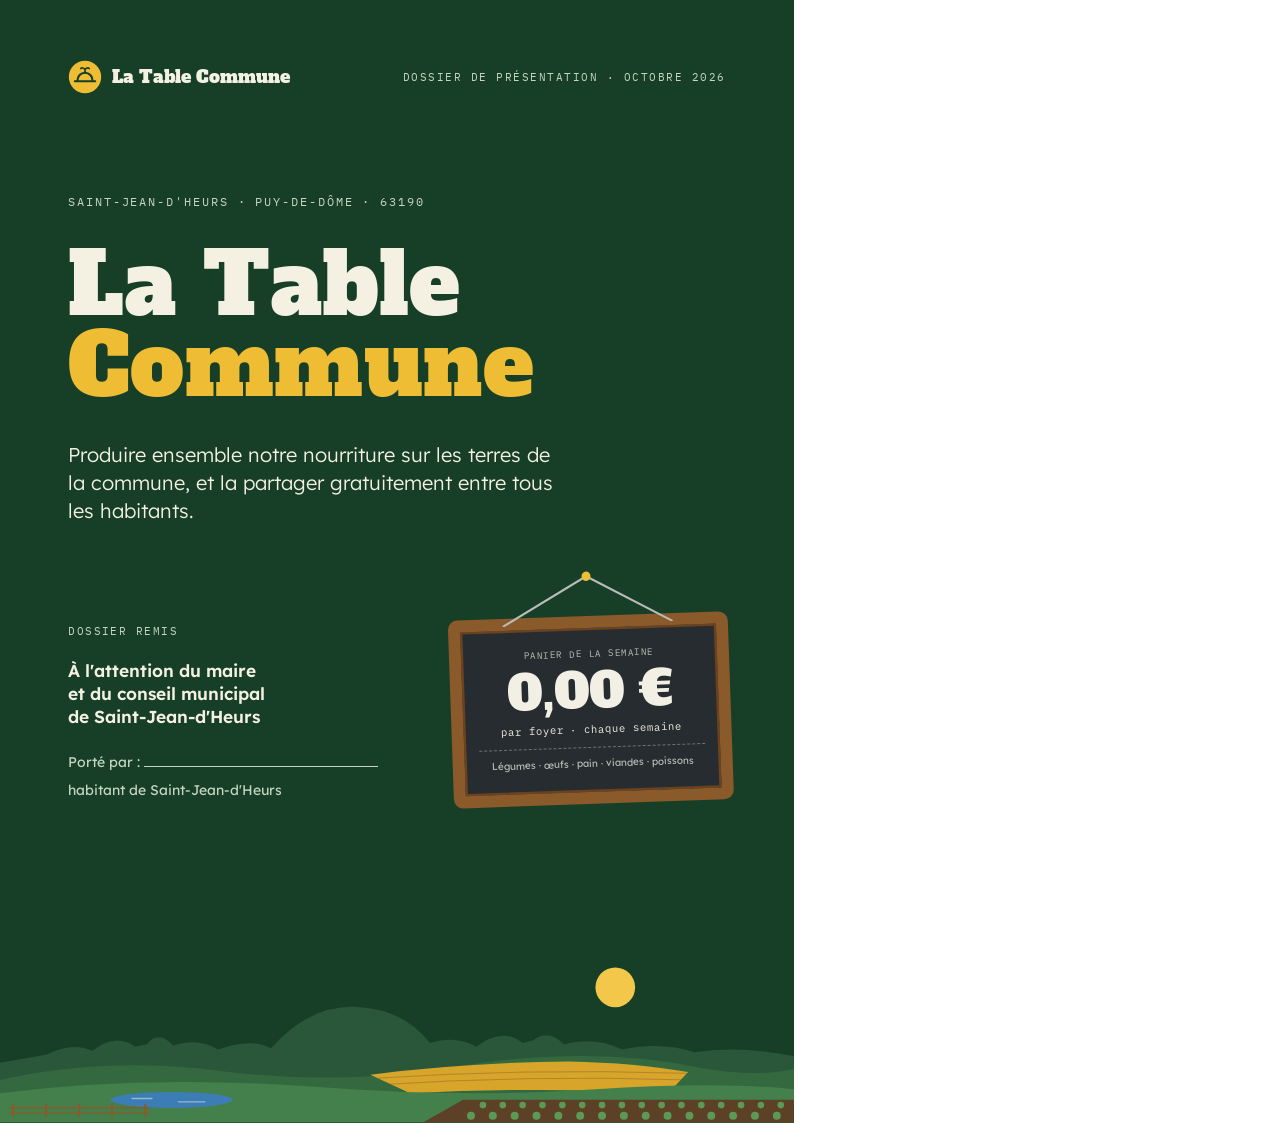
<file: alimentation-commune/dossier/couverture.html>
<!doctype html>
<html lang="fr">
<head>
<meta charset="utf-8">
<title>La Table Commune — couverture</title>
<link rel="stylesheet" href="https://fonts.googleapis.com/css2?family=Alfa+Slab+One&family=Lexend:wght@300;400;600;700&family=IBM+Plex+Mono:wght@400;500&display=swap">
<link rel="stylesheet" href="commun.css">
<style>
@page { size: A4; margin: 0; }
body { width: 210mm; height: 297mm; overflow: hidden; }
.cover {
  position: relative;
  width: 210mm; height: 297mm;
  background: var(--hero-bg);
  color: var(--hero-ink);
  display: flex; flex-direction: column;
}
.top {
  display: flex; justify-content: space-between; align-items: center;
  padding: 16mm 18mm 0;
}
.brand { display: flex; align-items: center; gap: 10px; }
.brand svg { width: 34px; height: 34px; }
.brand span { font-family: var(--f-display); font-size: 13pt; }
.top .meta { font-family: var(--f-mono); font-size: 8pt; letter-spacing: .14em; text-transform: uppercase; color: var(--hero-ink-2); }

.main { padding: 26mm 18mm 0; display: grid; gap: 9mm; }
.eyebrow { font-family: var(--f-mono); font-size: 9pt; letter-spacing: .16em; text-transform: uppercase; color: var(--hero-ink-2); }
h1 {
  font-family: var(--f-display); font-weight: 400;
  font-size: 64pt; line-height: .95; letter-spacing: .005em;
}
h1 .hl { color: var(--wheat); display: block; }
.sub { font-size: 15pt; line-height: 1.4; font-weight: 300; max-width: 130mm; color: var(--hero-ink); }

.row { display: grid; grid-template-columns: 1fr 74mm; gap: 12mm; align-items: end; padding: 0 18mm; margin-top: 12mm; }
.dest { display: grid; gap: 5mm; }
.dest .lbl { font-family: var(--f-mono); font-size: 8pt; letter-spacing: .14em; text-transform: uppercase; color: var(--hero-ink-2); }
.dest .to { font-size: 13pt; font-weight: 600; line-height: 1.35; }
.dest .by { font-size: 10.5pt; color: var(--hero-ink-2); line-height: 2; }
.dest .by .blank { display: inline-block; width: 62mm; border-bottom: 1px solid var(--hero-ink-2); }

.tag { transform: rotate(-2deg); transform-origin: 50% 0; }
.tag svg.string { display: block; width: 100%; height: 14mm; margin-bottom: -2mm; }
.board {
  background: var(--slate); border: 3.4mm solid var(--wood); border-radius: 2.5mm;
  box-shadow: inset 0 0 0 .6mm var(--wood-2);
  color: var(--chalk); text-align: center; padding: 5mm 4mm 5.5mm; display: grid; gap: 1.5mm;
}
.board .l { font-family: var(--f-mono); font-size: 7pt; letter-spacing: .16em; text-transform: uppercase; color: var(--chalk-2); }
.board .p { font-family: var(--f-display); font-size: 36pt; line-height: 1; }
.board .u { font-family: var(--f-mono); font-size: 8pt; }
.board .i { font-size: 7.5pt; color: var(--chalk-2); border-top: 1px dashed rgba(242,239,228,.35); padding-top: 2mm; margin-top: 1mm; }

.land { position: absolute; left: 0; right: 0; bottom: 0; width: 210mm; height: 62mm; display: block; }
</style>
</head>
<body>
<div class="cover">
  <div class="top">
    <div class="brand">
      <svg viewBox="0 0 40 40" aria-hidden="true">
        <circle cx="20" cy="20" r="19" fill="#efbd33"/>
        <path d="M8 25h24" stroke="#173f27" stroke-width="2.5" stroke-linecap="round"/>
        <path d="M11 25c0-6 4-10 9-10s9 4 9 10" fill="none" stroke="#173f27" stroke-width="2.5"/>
        <path d="M20 15v-4M20 11c2-2 4-2 5-1M20 11c-2-2-4-2-5-1" fill="none" stroke="#173f27" stroke-width="2" stroke-linecap="round"/>
      </svg>
      <span>La Table Commune</span>
    </div>
    <span class="meta">Dossier de présentation · Octobre 2026</span>
  </div>

  <div class="main">
    <p class="eyebrow">Saint-Jean-d'Heurs · Puy-de-Dôme · 63190</p>
    <h1>La Table<span class="hl">Commune</span></h1>
    <p class="sub">Produire ensemble notre nourriture sur les terres de la commune, et la partager gratuitement entre tous les habitants.</p>
  </div>

  <div class="row">
    <div class="dest">
      <span class="lbl">Dossier remis</span>
      <p class="to">À l'attention du maire<br>et du conseil municipal<br>de Saint-Jean-d'Heurs</p>
      <p class="by">Porté par&nbsp;: <span class="blank"></span><br>habitant de Saint-Jean-d'Heurs</p>
    </div>
    <div class="tag" aria-hidden="true">
      <svg class="string" viewBox="0 0 280 50" preserveAspectRatio="none">
        <path d="M55 50 L140 5 L225 50" fill="none" stroke="#b9bdb6" stroke-width="2"/>
        <circle cx="140" cy="5" r="4.5" fill="#efbd33"/>
      </svg>
      <div class="board">
        <span class="l">Panier de la semaine</span>
        <span class="p">0,00&nbsp;€</span>
        <span class="u">par foyer · chaque semaine</span>
        <span class="i">Légumes · œufs · pain · viandes · poissons</span>
      </div>
    </div>
  </div>

  <svg class="land" viewBox="0 0 1200 354" preserveAspectRatio="xMidYMax slice" aria-hidden="true">
    <circle cx="930" cy="150" r="30" fill="#f3c84a"/>
    <g transform="translate(0,114)">
      <path fill="#2a5639" d="M0 150 L70 138 Q110 118 140 132 Q175 104 205 126 L222 122 Q240 100 262 124 Q300 112 330 130
        Q380 112 410 128 Q470 60 545 66 Q610 70 650 120 Q690 108 720 126 Q760 96 790 120 L806 116 Q830 98 852 122
        Q900 110 940 130 Q1000 118 1050 134 Q1120 124 1200 140 L1200 240 L0 240 Z"/>
      <path fill="#34693f" d="M0 176 Q160 140 330 162 Q520 186 700 154 Q900 124 1060 158 Q1140 172 1200 160 L1200 240 L0 240 Z"/>
      <clipPath id="champ"><path d="M560 168 Q700 150 860 148 Q960 150 1040 164 L1010 196 Q820 186 620 196 Z"/></clipPath>
      <path fill="#d6a52a" d="M560 168 Q700 150 860 148 Q960 150 1040 164 L1010 196 Q820 186 620 196 Z"/>
      <g clip-path="url(#champ)" fill="none" stroke="#8b5a2b" stroke-opacity=".45" stroke-width="1.5">
        <path d="M560 184 Q800 168 1040 176"/><path d="M560 174 Q790 158 1040 166"/>
      </g>
      <path fill="#44804c" d="M0 196 Q220 168 470 186 Q700 204 900 190 Q1080 178 1200 190 L1200 240 L0 240 Z"/>
      <ellipse cx="260" cy="206" rx="92" ry="12" fill="#3d7db6"/>
      <path d="M200 204 h30 M270 209 h40" stroke="#f4f1e2" stroke-opacity=".5" stroke-width="2" stroke-linecap="round"/>
      <path fill="#5d4127" d="M640 240 L700 206 L1200 206 L1200 240 Z"/>
      <g fill="#5b9a55">
        <circle cx="730" cy="214" r="5"/><circle cx="760" cy="214" r="5"/><circle cx="790" cy="214" r="5"/><circle cx="820" cy="214" r="5"/><circle cx="850" cy="214" r="5"/><circle cx="880" cy="214" r="5"/><circle cx="910" cy="214" r="5"/><circle cx="940" cy="214" r="5"/><circle cx="970" cy="214" r="5"/><circle cx="1000" cy="214" r="5"/><circle cx="1030" cy="214" r="5"/><circle cx="1060" cy="214" r="5"/><circle cx="1090" cy="214" r="5"/><circle cx="1120" cy="214" r="5"/><circle cx="1150" cy="214" r="5"/><circle cx="1180" cy="214" r="5"/>
        <circle cx="712" cy="230" r="6"/><circle cx="745" cy="230" r="6"/><circle cx="778" cy="230" r="6"/><circle cx="811" cy="230" r="6"/><circle cx="844" cy="230" r="6"/><circle cx="877" cy="230" r="6"/><circle cx="910" cy="230" r="6"/><circle cx="943" cy="230" r="6"/><circle cx="976" cy="230" r="6"/><circle cx="1009" cy="230" r="6"/><circle cx="1042" cy="230" r="6"/><circle cx="1075" cy="230" r="6"/><circle cx="1108" cy="230" r="6"/><circle cx="1141" cy="230" r="6"/><circle cx="1174" cy="230" r="6"/>
      </g>
      <g stroke="#8b5a2b" stroke-width="3">
        <path d="M20 232 V212 M70 232 V212 M120 232 V212 M170 232 V212 M220 232 V212"/>
        <path d="M14 218 H226 M14 226 H226" stroke-width="2"/>
      </g>
    </g>
  </svg>
</div>
</body>
</html>
</file>
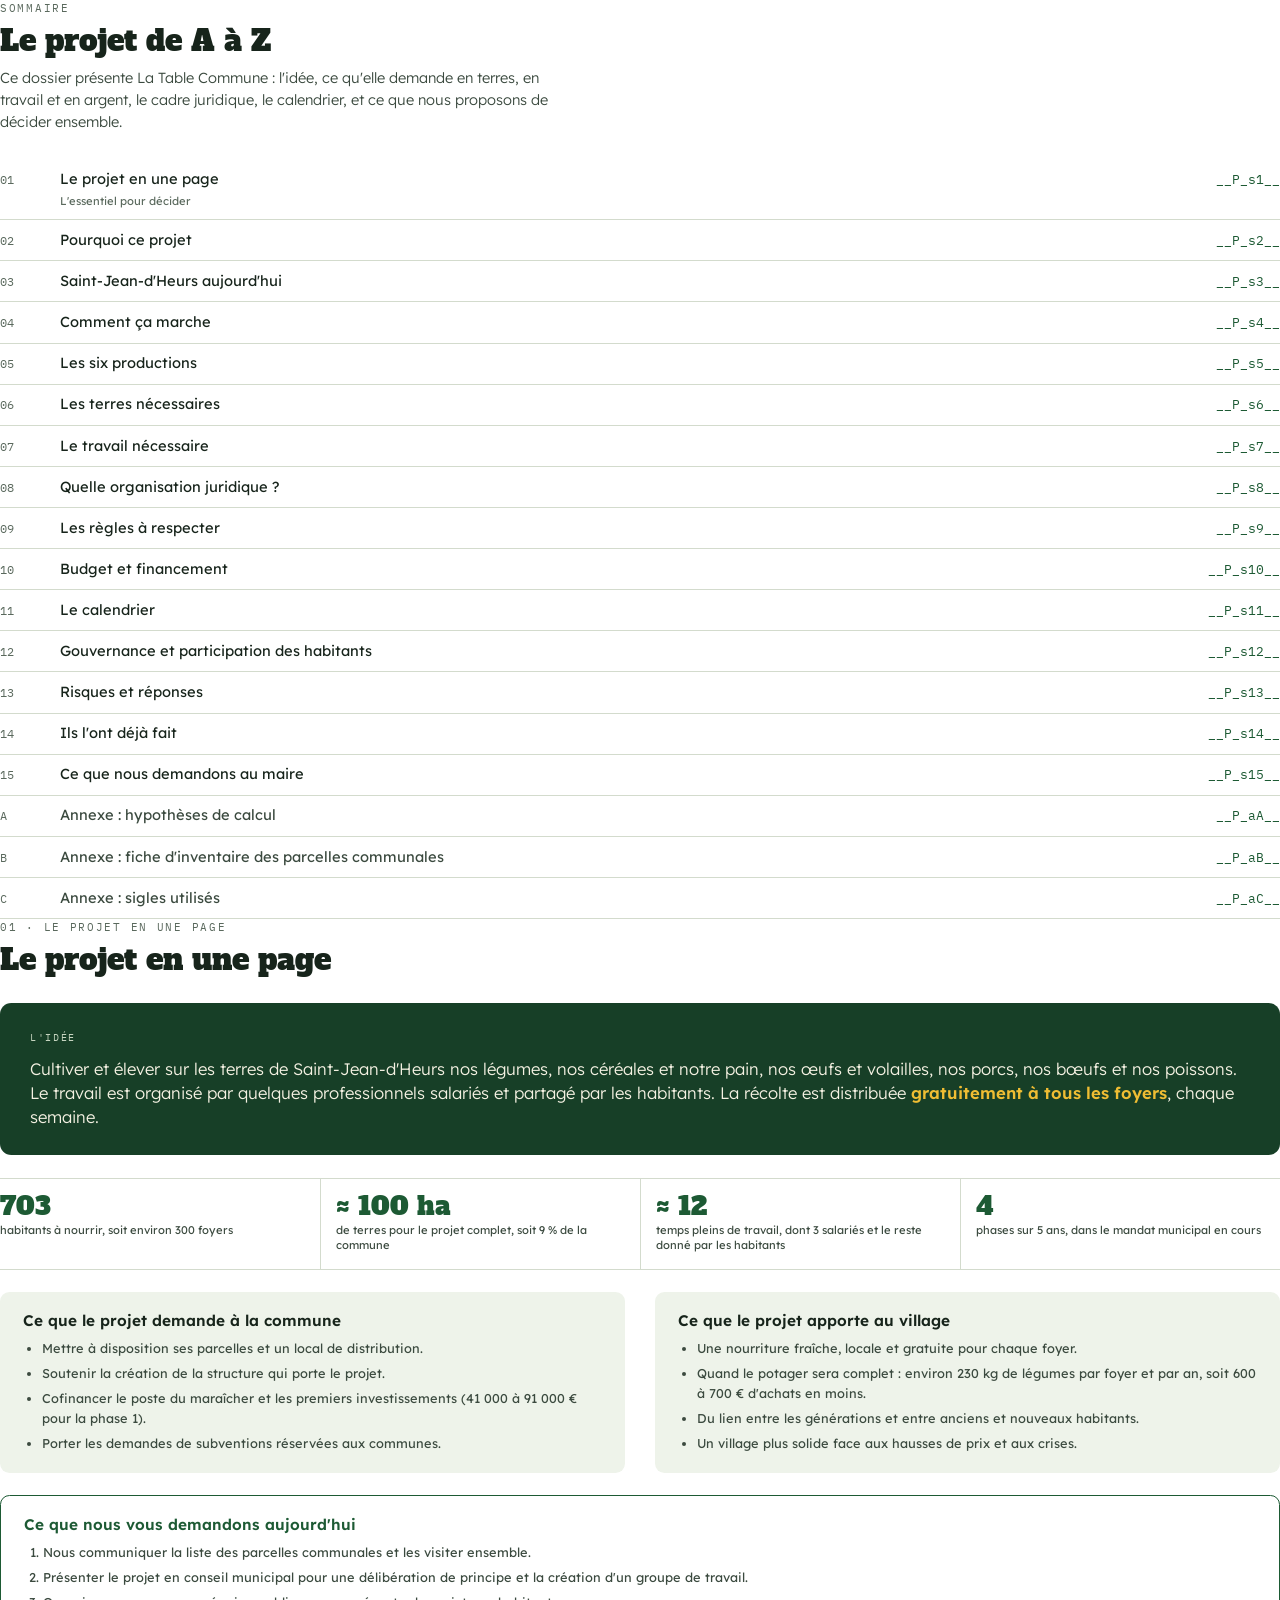
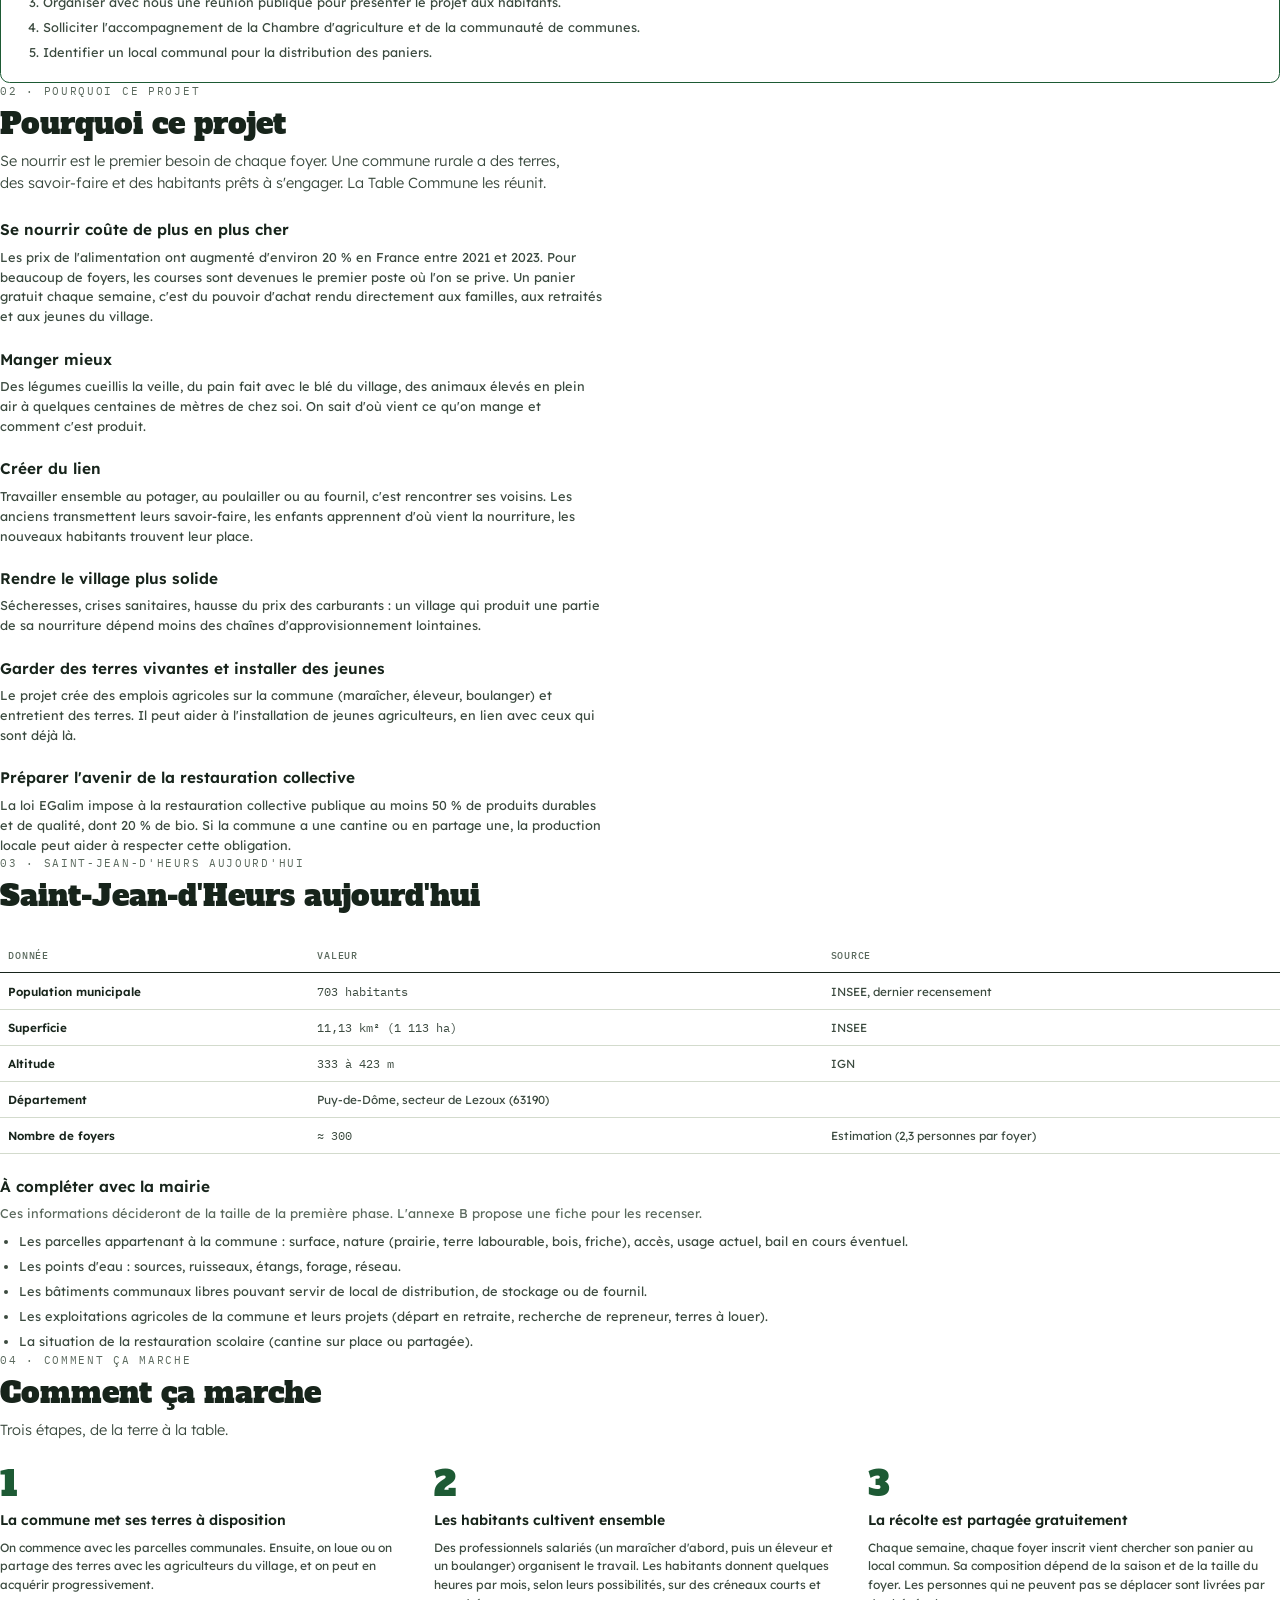
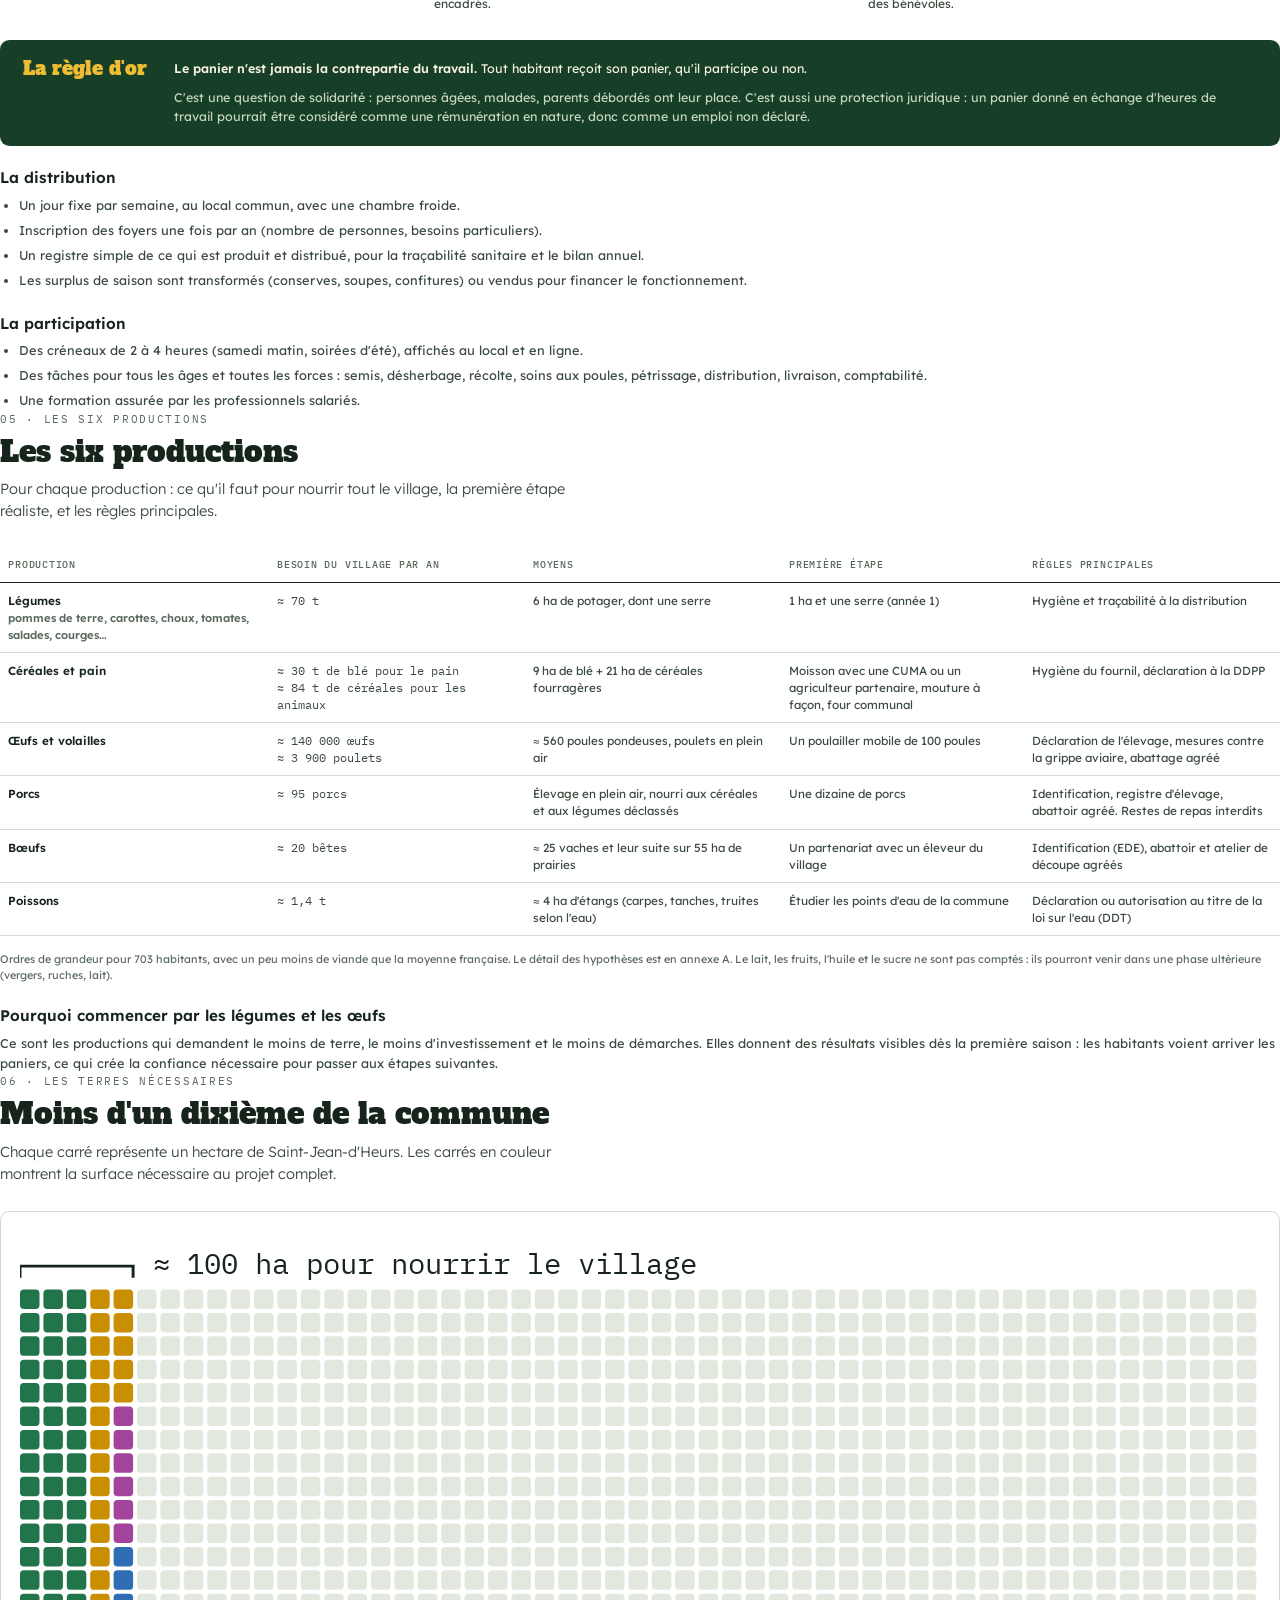
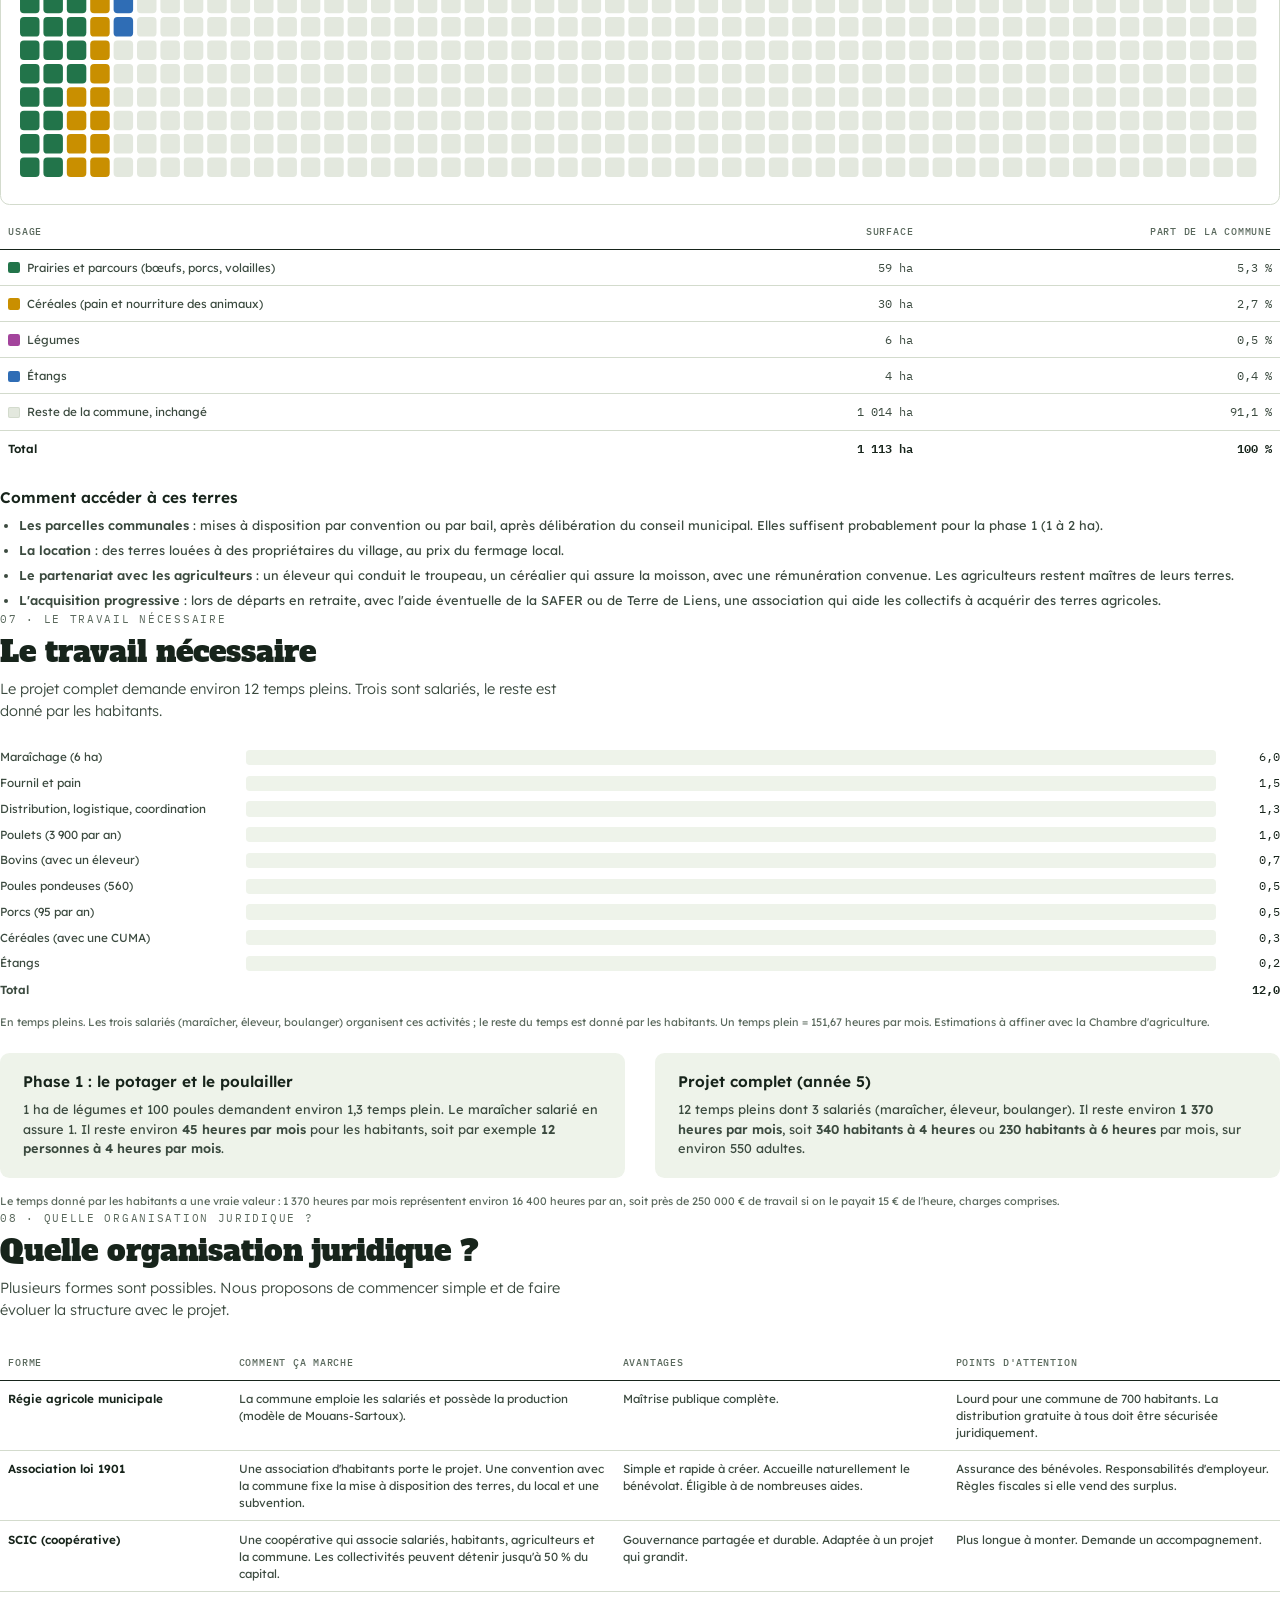
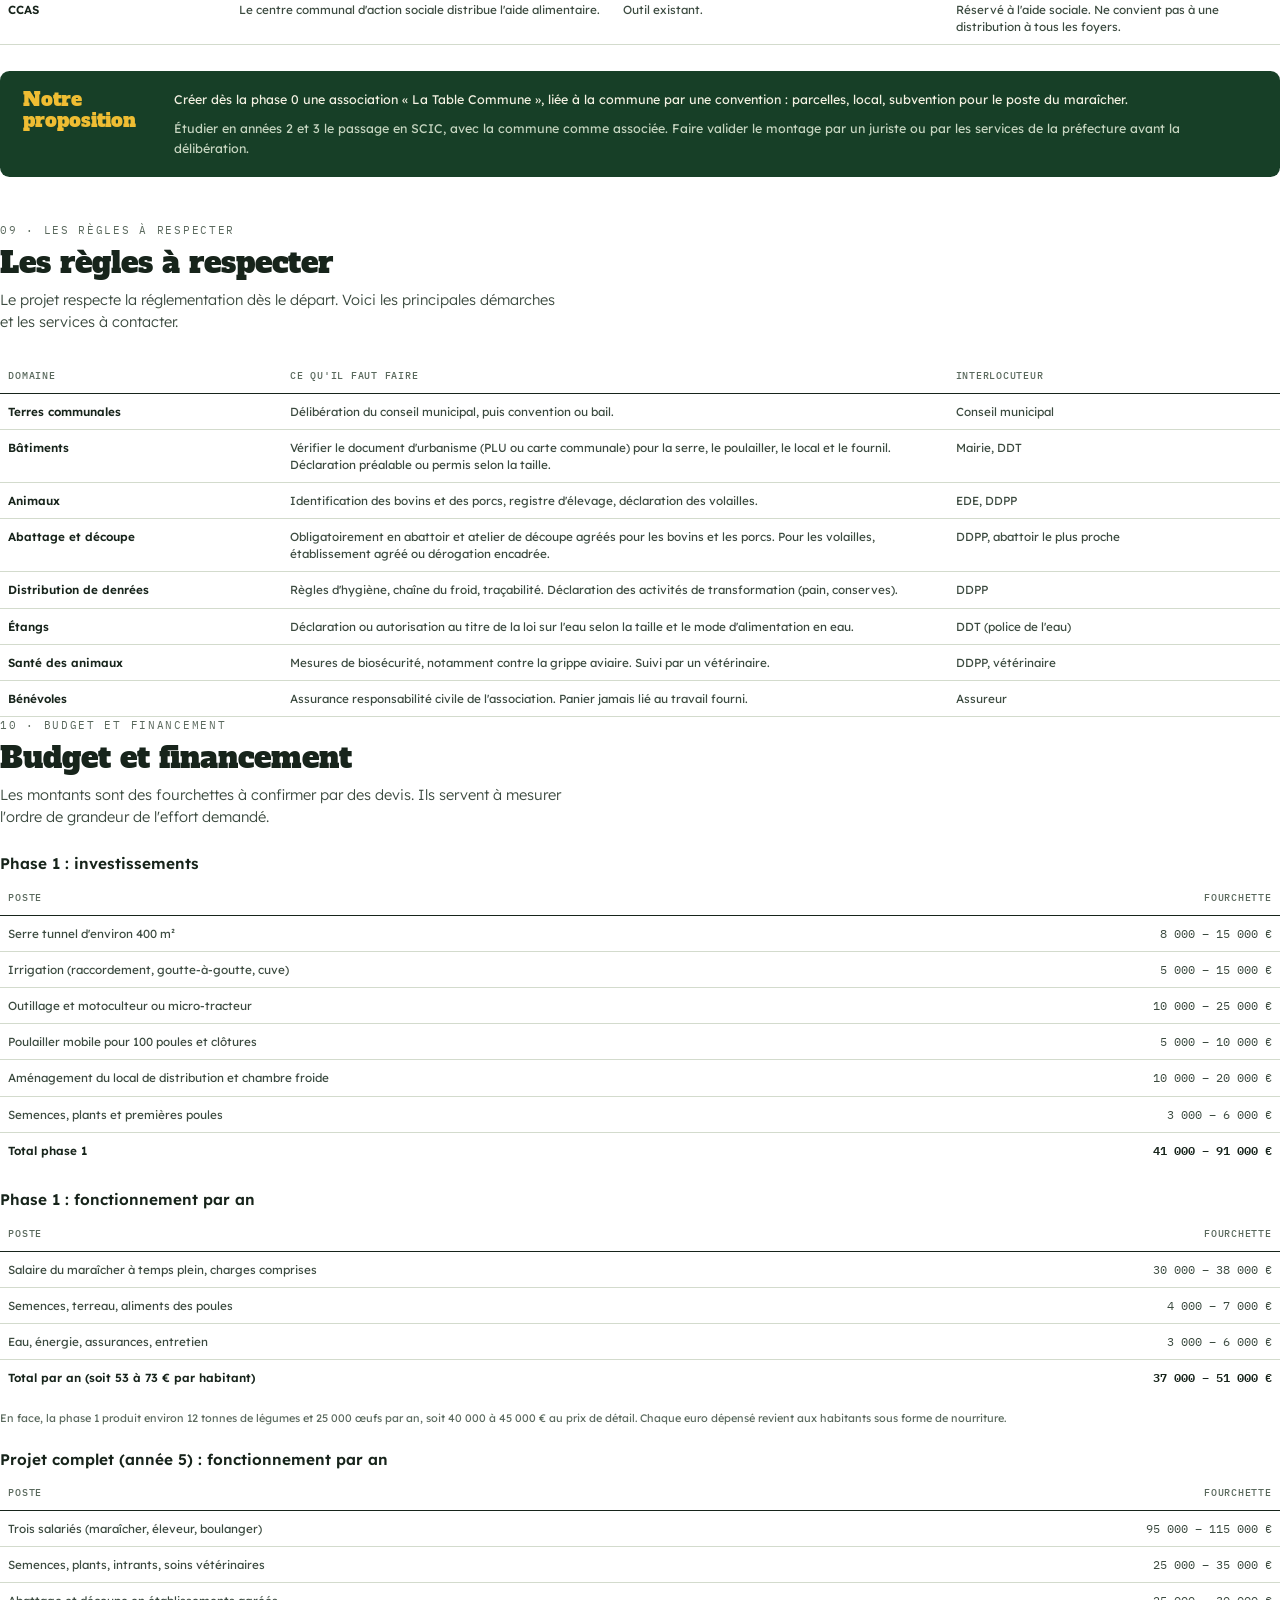
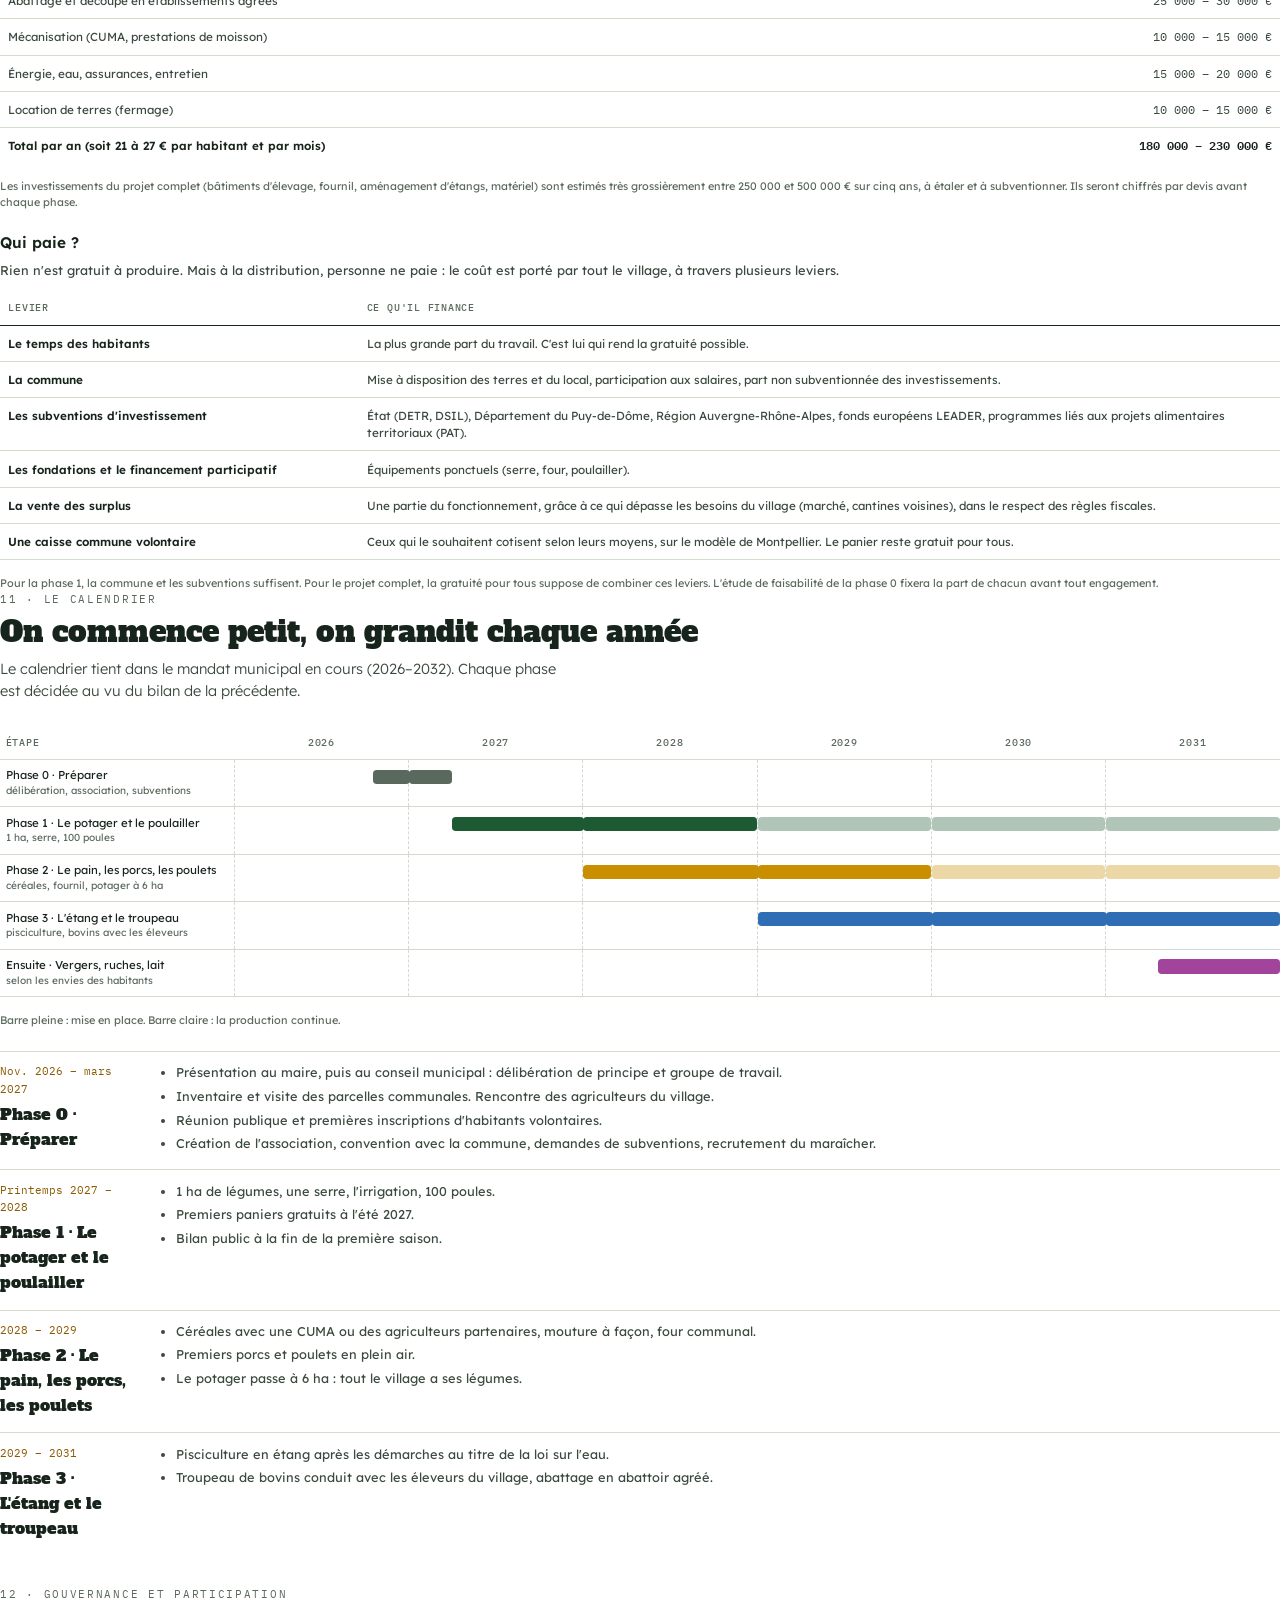
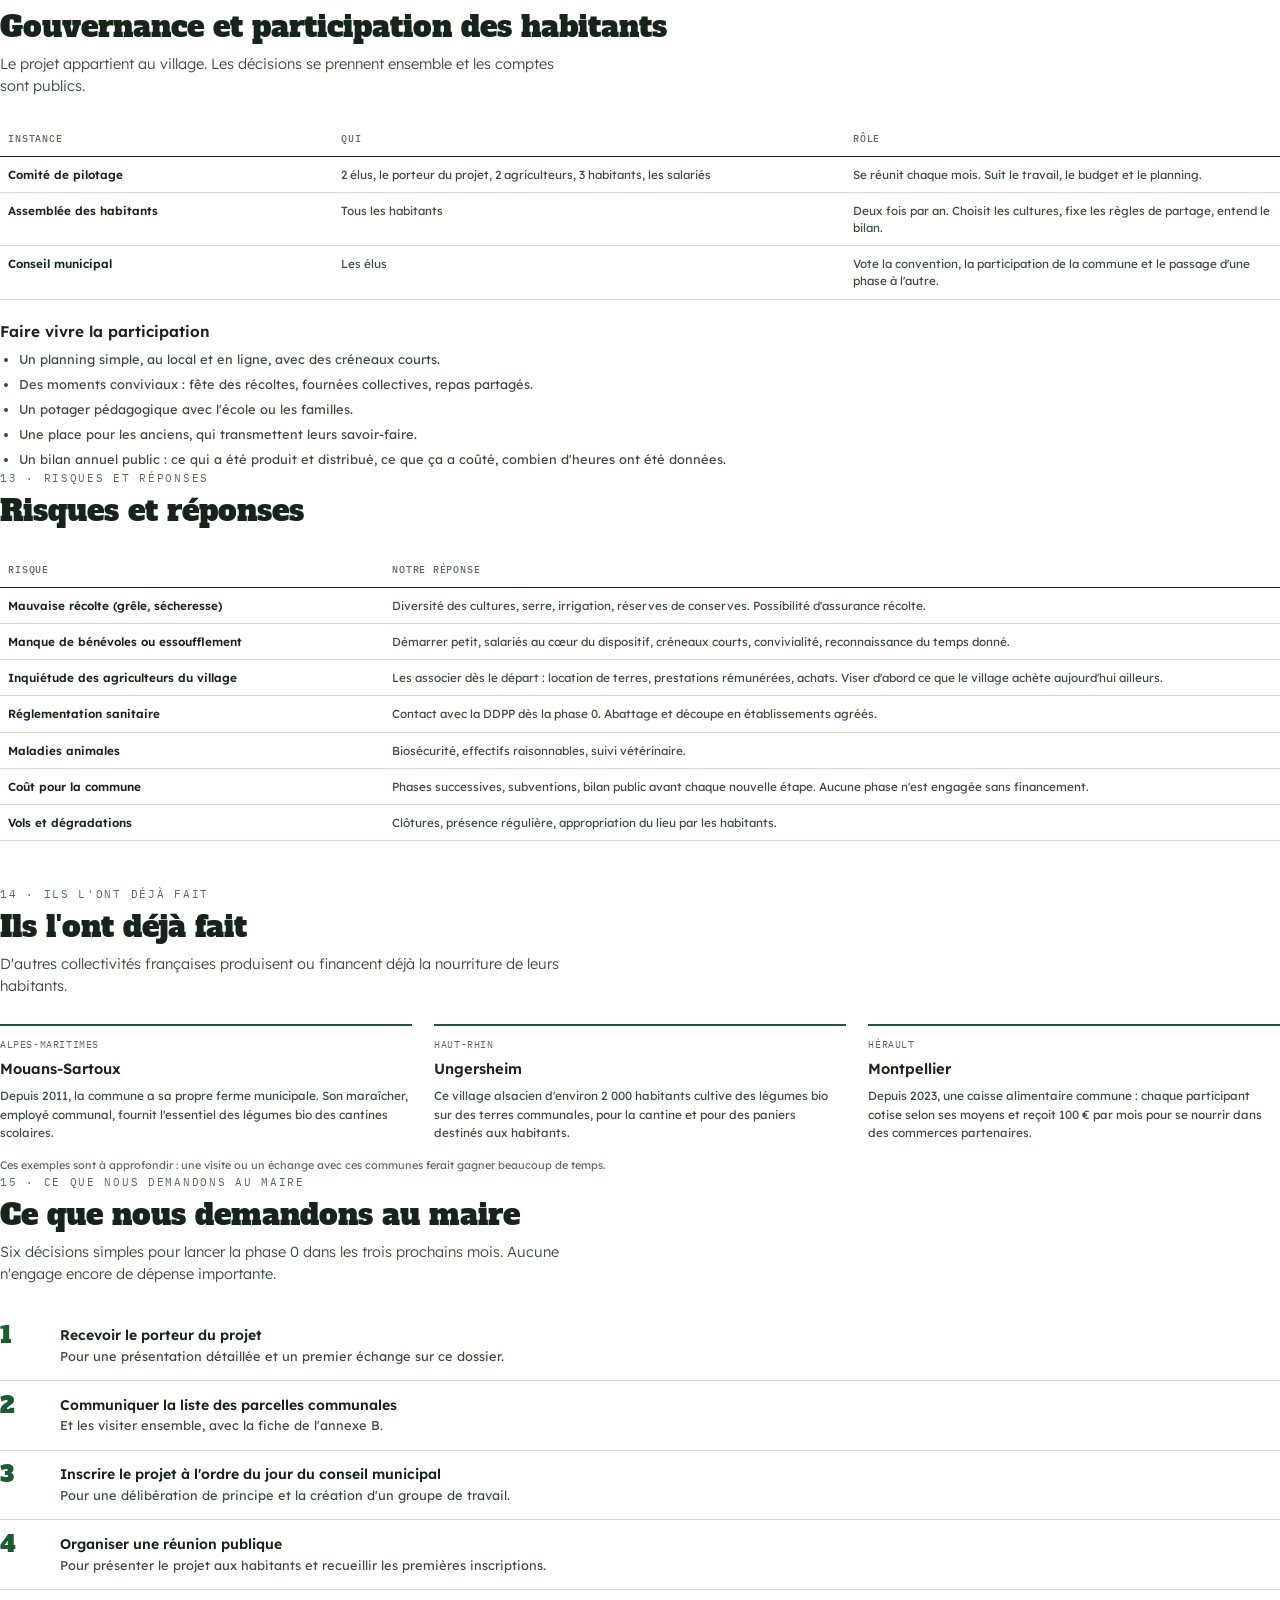
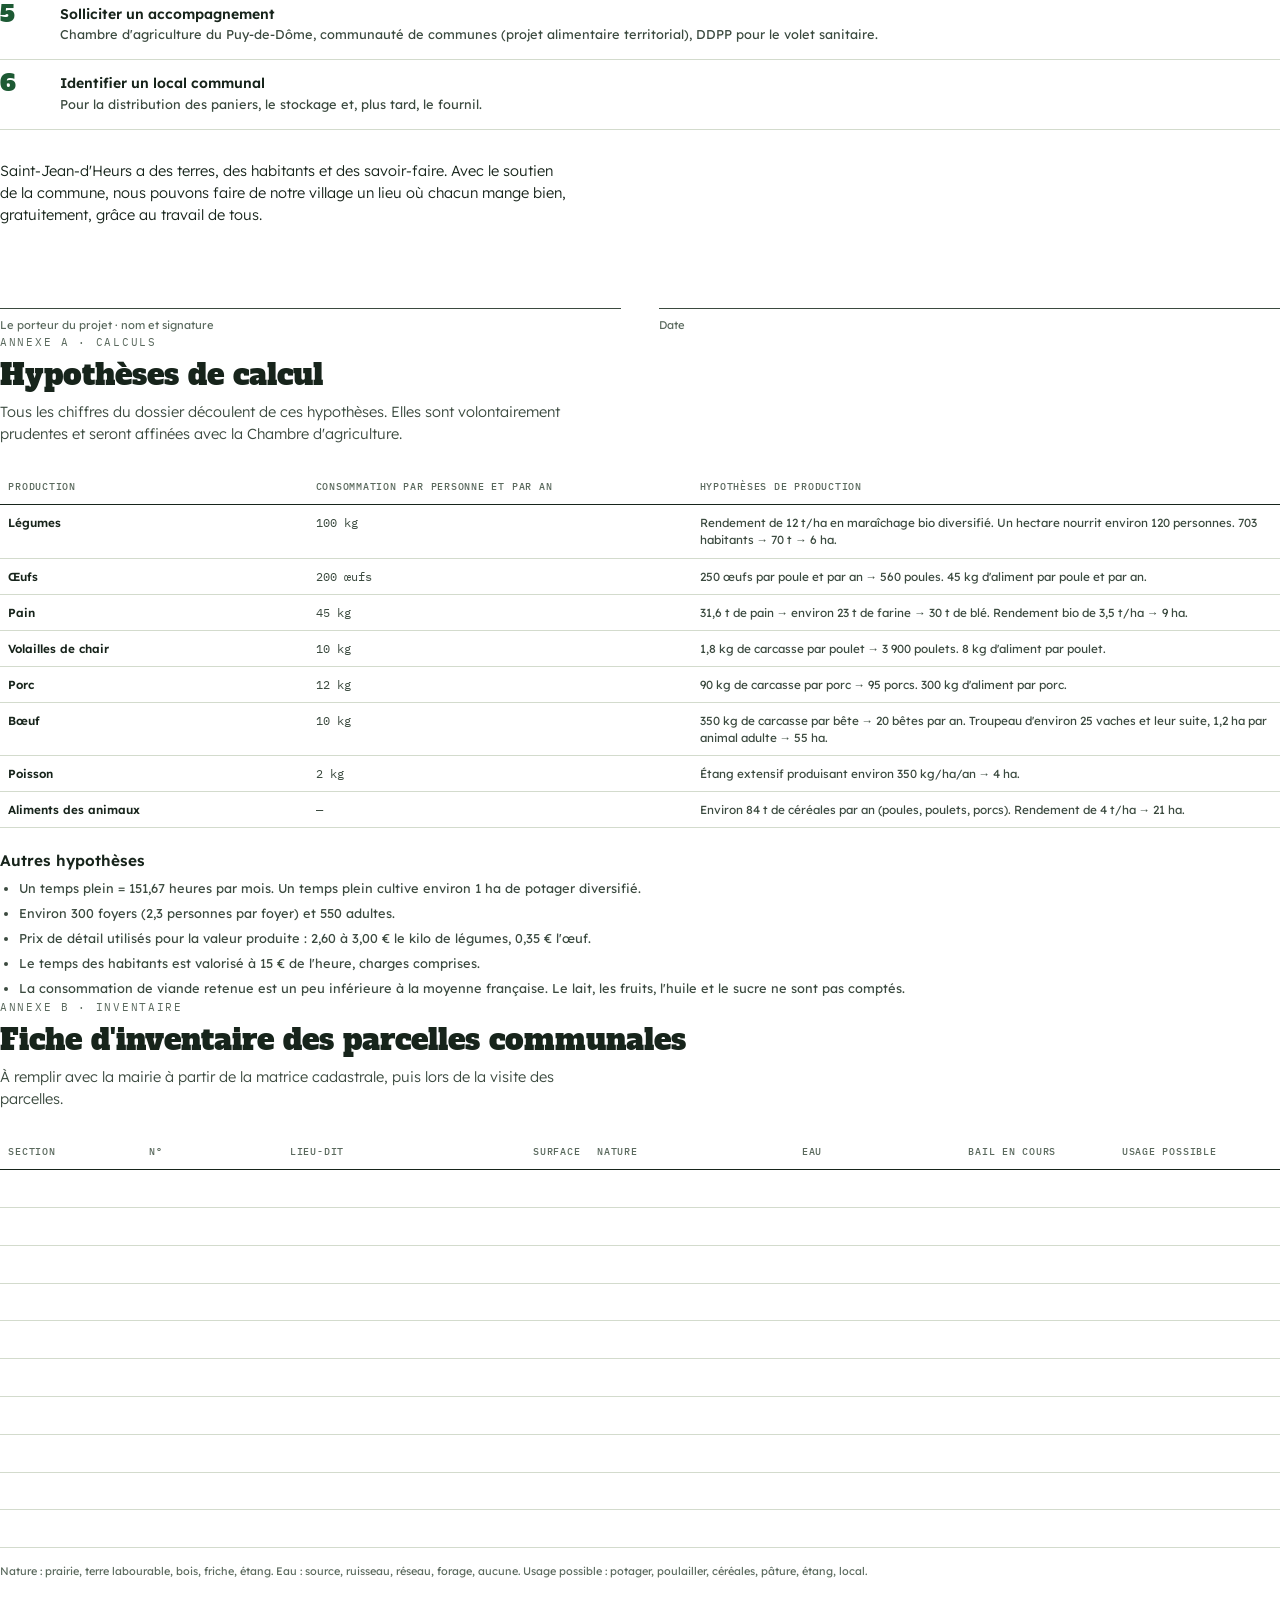
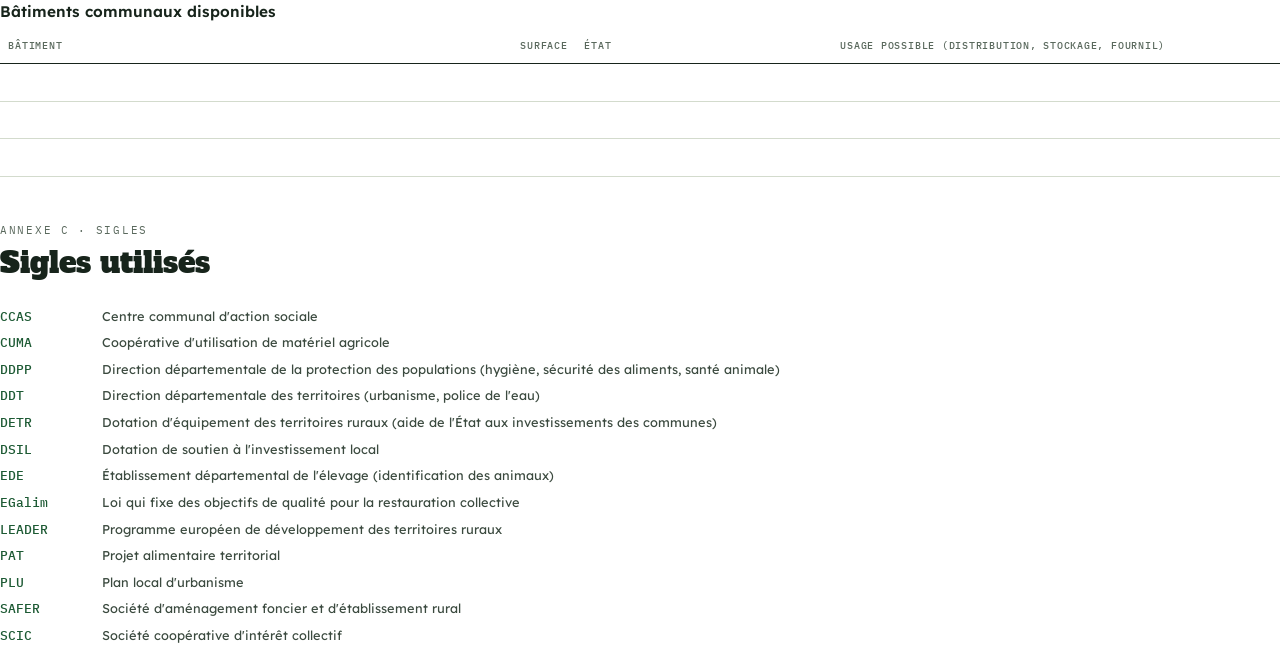
<file: alimentation-commune/dossier/dossier.html>
<!doctype html>
<html lang="fr">
<head>
<meta charset="utf-8">
<title>La Table Commune — Dossier de présentation</title>
<link rel="stylesheet" href="https://fonts.googleapis.com/css2?family=Alfa+Slab+One&family=Lexend:wght@300;400;600;700&family=IBM+Plex+Mono:wght@400;500&display=swap">
<link rel="stylesheet" href="commun.css">
<style>
@page { size: A4; margin: 16mm 18mm 18mm 18mm; }

/* ---------- Structure ---------- */
.section { break-before: page; }
.section.flow { break-before: auto; margin-top: 12mm; }
.sec-head { display: grid; gap: 2.5mm; margin-bottom: 7mm; break-after: avoid; }
.sec-num {
  font-family: var(--f-mono); font-size: 8pt; letter-spacing: .16em; text-transform: uppercase; color: var(--muted);
}
h2 {
  font-family: var(--f-display); font-weight: 400;
  font-size: 22pt; line-height: 1.08; color: var(--ink);
}
.sec-lead { font-size: 11pt; line-height: 1.5; color: var(--ink-2); font-weight: 300; max-width: 150mm; }
h3 {
  font-size: 11.5pt; font-weight: 600; line-height: 1.3; color: var(--ink);
  margin: 6mm 0 2mm; break-after: avoid;
}
h3:first-child { margin-top: 0; }
p + p { margin-top: 2.6mm; }
.prose p { max-width: 160mm; color: var(--ink-2); }
ul.clean, ol.clean { margin: 2mm 0 0; padding-left: 5mm; color: var(--ink-2); }
ul.clean li + li, ol.clean li + li { margin-top: 1.4mm; }
.muted { color: var(--muted); }
.small { font-size: 8.4pt; }
.note { font-size: 8.2pt; color: var(--muted); margin-top: 4mm; line-height: 1.5; }

/* ---------- Sommaire ---------- */
.toc { list-style: none; margin: 0; padding: 0; display: grid; gap: 0; }
.toc li {
  display: grid; grid-template-columns: 12mm 1fr auto; align-items: baseline; gap: 4mm;
  padding: 2.3mm 0; border-bottom: 1px solid var(--line);
}
.toc .n { font-family: var(--f-mono); color: var(--muted); font-size: 9pt; }
.toc .t { font-size: 11pt; }
.toc .t small { display: block; font-size: 8.4pt; color: var(--muted); margin-top: .6mm; }
.toc .pg { font-family: var(--f-mono); font-size: 10pt; color: var(--brand); }
.toc li.annex .t { color: var(--ink-2); }

/* ---------- Synthèse ---------- */
.idea {
  background: var(--hero-bg); color: var(--hero-ink);
  border-radius: 3mm; padding: 7mm 8mm; display: grid; gap: 3mm;
}
.idea .k { font-family: var(--f-mono); font-size: 7.5pt; letter-spacing: .16em; text-transform: uppercase; color: var(--hero-ink-2); }
.idea p { font-size: 12.5pt; line-height: 1.45; font-weight: 300; }
.idea p strong { color: var(--wheat); font-weight: 600; }
.kpis { display: grid; grid-template-columns: repeat(4, 1fr); margin-top: 6mm; border-block: 1px solid var(--line); }
.kpi { padding: 4mm 4mm 4mm 0; display: grid; gap: 1mm; align-content: start; }
.kpi + .kpi { border-left: 1px solid var(--line); padding-left: 4mm; }
.kpi .v { font-family: var(--f-display); font-size: 19pt; line-height: 1; color: var(--brand); }
.kpi .l { font-size: 8.4pt; color: var(--ink-2); line-height: 1.35; }
.two { display: grid; grid-template-columns: 1fr 1fr; gap: 8mm; margin-top: 6mm; }
.box { background: var(--tint); border-radius: 2.5mm; padding: 5mm 6mm; break-inside: avoid; }
.box h3 { margin-top: 0; }
.ask { margin-top: 6mm; border: 1.5px solid var(--brand); border-radius: 2.5mm; padding: 5mm 6mm; break-inside: avoid; }
.ask h3 { margin-top: 0; color: var(--brand); }

/* ---------- Tableaux ---------- */
table { width: 100%; border-collapse: collapse; font-variant-numeric: tabular-nums; break-inside: auto; }
thead { display: table-header-group; }
tr { break-inside: avoid; }
th, td { text-align: left; vertical-align: top; padding: 2.4mm 2.2mm; border-bottom: 1px solid var(--line); }
thead th {
  font-family: var(--f-mono); font-weight: 500; font-size: 7.2pt; letter-spacing: .08em; text-transform: uppercase;
  color: var(--muted); border-bottom: 1.5px solid var(--ink);
}
td { color: var(--ink-2); font-size: 8.8pt; line-height: 1.45; }
td.what { color: var(--ink); font-weight: 600; }
td.num, th.num { text-align: right; white-space: nowrap; font-family: var(--f-mono); }
tfoot td { font-weight: 600; color: var(--ink); border-bottom: 0; border-top: 1.5px solid var(--ink); }
.tbl-wrap { margin-top: 3mm; }

/* ---------- Étapes ---------- */
.steps { display: grid; grid-template-columns: repeat(3, 1fr); gap: 6mm; margin-top: 2mm; }
.step { display: grid; gap: 2mm; align-content: start; break-inside: avoid; }
.step .n { font-family: var(--f-display); font-size: 26pt; line-height: 1; color: var(--brand); }
.step h4 { font-size: 10.5pt; font-weight: 600; }
.step p { color: var(--ink-2); font-size: 9pt; }
.rule {
  margin-top: 7mm; background: var(--hero-bg); color: var(--hero-ink); border-radius: 2.5mm; padding: 5mm 6mm;
  display: grid; grid-template-columns: 34mm 1fr; gap: 6mm; align-items: start; break-inside: avoid;
}
.rule .k { font-family: var(--f-display); font-size: 14pt; line-height: 1.1; color: var(--wheat); }
.rule p { color: var(--hero-ink); font-size: 9.4pt; }
.rule p + p { color: var(--hero-ink-2); }

/* ---------- Carte des hectares ---------- */
.map { margin-top: 4mm; border: 1px solid var(--line); border-radius: 2.5mm; padding: 5mm; break-inside: avoid; }
.map svg { display: block; width: 100%; height: auto; }
.c-prairie { fill: var(--c-prairie); } .c-cereale { fill: var(--c-cereale); }
.c-legume { fill: var(--c-legume); } .c-etang { fill: var(--c-etang); } .c-reste { fill: var(--c-reste); }
.ha-note { font-family: var(--f-mono); font-size: 15px; fill: var(--ink); }
.ha-bracket { stroke: var(--ink); stroke-width: 1.5; fill: none; }
.sw { display: inline-block; width: 3mm; height: 3mm; border-radius: .6mm; vertical-align: -.4mm; margin-right: 2mm; }
.sw.c-prairie { background: var(--c-prairie); } .sw.c-cereale { background: var(--c-cereale); }
.sw.c-legume { background: var(--c-legume); } .sw.c-etang { background: var(--c-etang); }
.sw.c-reste { background: var(--c-reste); box-shadow: inset 0 0 0 1px var(--line); }

/* ---------- Travail ---------- */
.bars { display: grid; gap: 2mm; margin-top: 3mm; }
.bar { display: grid; grid-template-columns: 62mm 1fr 14mm; gap: 3mm; align-items: center; font-size: 8.8pt; }
.bar .track { height: 4mm; background: var(--tint); border-radius: 1mm; overflow: hidden; }
.bar .fill { height: 100%; background: var(--brand); border-radius: 0 1mm 1mm 0; }
.bar .fill.sal { background: var(--wheat); }
.bar .v { font-family: var(--f-mono); text-align: right; color: var(--ink); }
.bar .lbl { color: var(--ink-2); }

/* ---------- Calendrier ---------- */
.gantt { width: 100%; border-collapse: collapse; margin-top: 3mm; }
.gantt th, .gantt td { border-bottom: 1px solid var(--line); padding: 2mm 1.5mm; }
.gantt thead th { text-align: center; }
.gantt thead th:first-child { text-align: left; }
.gantt td.task { width: 62mm; color: var(--ink); font-size: 8.6pt; }
.gantt td.task small { display: block; color: var(--muted); font-size: 7.6pt; }
.gantt td.cell { position: relative; padding: 0; height: 9mm; border-left: 1px dashed var(--line); }
.gantt .b { position: absolute; top: 2.6mm; height: 3.8mm; border-radius: 1mm; background: var(--brand); }
.gantt .b.p0 { background: var(--muted); }
.gantt .b.p1 { background: var(--brand); }
.gantt .b.p2 { background: var(--c-cereale); }
.gantt .b.p3 { background: var(--c-etang); }
.gantt .b.p4 { background: var(--c-legume); }
.phase-list { display: grid; gap: 4mm; margin-top: 6mm; }
.phase { display: grid; grid-template-columns: 36mm 1fr; gap: 6mm; break-inside: avoid; padding-top: 3mm; border-top: 1px solid var(--line); }
.phase .when { font-family: var(--f-mono); font-size: 8.4pt; color: var(--accent); }
.phase .when b { display: block; font-family: var(--f-display); font-weight: 400; font-size: 12pt; color: var(--ink); margin-top: 1mm; }
.phase ul { margin: 0; padding-left: 4.5mm; color: var(--ink-2); }
.phase li + li { margin-top: 1mm; }

/* ---------- Divers ---------- */
.cards3 { display: grid; grid-template-columns: repeat(3, 1fr); gap: 6mm; margin-top: 3mm; }
.card { display: grid; gap: 1.6mm; align-content: start; break-inside: avoid; padding-top: 3mm; border-top: 2px solid var(--brand); }
.card .where { font-family: var(--f-mono); font-size: 7.4pt; color: var(--muted); letter-spacing: .06em; text-transform: uppercase; }
.card h4 { font-size: 11pt; font-weight: 600; }
.card p { color: var(--ink-2); font-size: 8.9pt; }
.asks { list-style: none; margin: 0; padding: 0; display: grid; gap: 0; }
.asks li { display: grid; grid-template-columns: 12mm 1fr; gap: 4mm; padding: 3.6mm 0; border-bottom: 1px solid var(--line); break-inside: avoid; }
.asks .n { font-family: var(--f-display); font-size: 17pt; line-height: 1; color: var(--brand); }
.asks strong { display: block; font-size: 10.5pt; color: var(--ink); }
.asks p { color: var(--ink-2); }
.sign { margin-top: 10mm; display: grid; grid-template-columns: 1fr 1fr; gap: 10mm; break-inside: avoid; }
.sign .s { display: grid; gap: 2mm; }
.sign .line { border-bottom: 1px solid var(--ink-2); height: 12mm; }
.sign .lbl { font-size: 8.4pt; color: var(--muted); }
.fill-table td { height: 10mm; }
.glossary { display: grid; grid-template-columns: 22mm 1fr; gap: 1.8mm 5mm; margin-top: 3mm; }
.glossary dt { font-family: var(--f-mono); font-weight: 500; color: var(--brand); }
.glossary dd { margin: 0; color: var(--ink-2); }
.closing { margin-top: 8mm; font-size: 11pt; font-weight: 300; line-height: 1.5; max-width: 150mm; }
</style>
</head>
<body>

<!-- ============ Sommaire ============ -->
<section class="toc-page">
  <div class="sec-head">
    <span class="sec-num">Sommaire</span>
    <h2>Le projet de A à Z</h2>
    <p class="sec-lead">Ce dossier présente La Table Commune : l'idée, ce qu'elle demande en terres, en travail et en argent, le cadre juridique, le calendrier, et ce que nous proposons de décider ensemble.</p>
  </div>
  <ol class="toc">
    <li><span class="n">01</span><span class="t">Le projet en une page<small>L'essentiel pour décider</small></span><span class="pg">__P_s1__</span></li>
    <li><span class="n">02</span><span class="t">Pourquoi ce projet</span><span class="pg">__P_s2__</span></li>
    <li><span class="n">03</span><span class="t">Saint-Jean-d'Heurs aujourd'hui</span><span class="pg">__P_s3__</span></li>
    <li><span class="n">04</span><span class="t">Comment ça marche</span><span class="pg">__P_s4__</span></li>
    <li><span class="n">05</span><span class="t">Les six productions</span><span class="pg">__P_s5__</span></li>
    <li><span class="n">06</span><span class="t">Les terres nécessaires</span><span class="pg">__P_s6__</span></li>
    <li><span class="n">07</span><span class="t">Le travail nécessaire</span><span class="pg">__P_s7__</span></li>
    <li><span class="n">08</span><span class="t">Quelle organisation juridique&nbsp;?</span><span class="pg">__P_s8__</span></li>
    <li><span class="n">09</span><span class="t">Les règles à respecter</span><span class="pg">__P_s9__</span></li>
    <li><span class="n">10</span><span class="t">Budget et financement</span><span class="pg">__P_s10__</span></li>
    <li><span class="n">11</span><span class="t">Le calendrier</span><span class="pg">__P_s11__</span></li>
    <li><span class="n">12</span><span class="t">Gouvernance et participation des habitants</span><span class="pg">__P_s12__</span></li>
    <li><span class="n">13</span><span class="t">Risques et réponses</span><span class="pg">__P_s13__</span></li>
    <li><span class="n">14</span><span class="t">Ils l'ont déjà fait</span><span class="pg">__P_s14__</span></li>
    <li><span class="n">15</span><span class="t">Ce que nous demandons au maire</span><span class="pg">__P_s15__</span></li>
    <li class="annex"><span class="n">A</span><span class="t">Annexe&nbsp;: hypothèses de calcul</span><span class="pg">__P_aA__</span></li>
    <li class="annex"><span class="n">B</span><span class="t">Annexe&nbsp;: fiche d'inventaire des parcelles communales</span><span class="pg">__P_aB__</span></li>
    <li class="annex"><span class="n">C</span><span class="t">Annexe&nbsp;: sigles utilisés</span><span class="pg">__P_aC__</span></li>
  </ol>
</section>

<!-- ============ 1. Synthèse ============ -->
<section class="section" id="s1">
  <div class="sec-head">
    <span class="sec-num">01 · Le projet en une page</span>
    <h2>Le projet en une page</h2>
  </div>
  <div class="idea">
    <span class="k">L'idée</span>
    <p>Cultiver et élever sur les terres de Saint-Jean-d'Heurs nos légumes, nos céréales et notre pain, nos œufs et volailles, nos porcs, nos bœufs et nos poissons. Le travail est organisé par quelques professionnels salariés et partagé par les habitants. La récolte est distribuée <strong>gratuitement à tous les foyers</strong>, chaque semaine.</p>
  </div>
  <div class="kpis">
    <div class="kpi"><span class="v">703</span><span class="l">habitants à nourrir, soit environ 300&nbsp;foyers</span></div>
    <div class="kpi"><span class="v">≈&nbsp;100&nbsp;ha</span><span class="l">de terres pour le projet complet, soit 9&nbsp;% de la commune</span></div>
    <div class="kpi"><span class="v">≈&nbsp;12</span><span class="l">temps pleins de travail, dont 3 salariés et le reste donné par les habitants</span></div>
    <div class="kpi"><span class="v">4</span><span class="l">phases sur 5 ans, dans le mandat municipal en cours</span></div>
  </div>
  <div class="two">
    <div class="box">
      <h3>Ce que le projet demande à la commune</h3>
      <ul class="clean">
        <li>Mettre à disposition ses parcelles et un local de distribution.</li>
        <li>Soutenir la création de la structure qui porte le projet.</li>
        <li>Cofinancer le poste du maraîcher et les premiers investissements (41&nbsp;000 à 91&nbsp;000&nbsp;€ pour la phase 1).</li>
        <li>Porter les demandes de subventions réservées aux communes.</li>
      </ul>
    </div>
    <div class="box">
      <h3>Ce que le projet apporte au village</h3>
      <ul class="clean">
        <li>Une nourriture fraîche, locale et gratuite pour chaque foyer.</li>
        <li>Quand le potager sera complet&nbsp;: environ 230&nbsp;kg de légumes par foyer et par an, soit 600 à 700&nbsp;€ d'achats en moins.</li>
        <li>Du lien entre les générations et entre anciens et nouveaux habitants.</li>
        <li>Un village plus solide face aux hausses de prix et aux crises.</li>
      </ul>
    </div>
  </div>
  <div class="ask">
    <h3>Ce que nous vous demandons aujourd'hui</h3>
    <ol class="clean">
      <li>Nous communiquer la liste des parcelles communales et les visiter ensemble.</li>
      <li>Présenter le projet en conseil municipal pour une délibération de principe et la création d'un groupe de travail.</li>
      <li>Organiser avec nous une réunion publique pour présenter le projet aux habitants.</li>
      <li>Solliciter l'accompagnement de la Chambre d'agriculture et de la communauté de communes.</li>
      <li>Identifier un local communal pour la distribution des paniers.</li>
    </ol>
  </div>
</section>

<!-- ============ 2. Pourquoi ============ -->
<section class="section" id="s2">
  <div class="sec-head">
    <span class="sec-num">02 · Pourquoi ce projet</span>
    <h2>Pourquoi ce projet</h2>
    <p class="sec-lead">Se nourrir est le premier besoin de chaque foyer. Une commune rurale a des terres, des savoir-faire et des habitants prêts à s'engager. La Table Commune les réunit.</p>
  </div>
  <div class="prose">
    <h3>Se nourrir coûte de plus en plus cher</h3>
    <p>Les prix de l'alimentation ont augmenté d'environ 20&nbsp;% en France entre 2021 et 2023. Pour beaucoup de foyers, les courses sont devenues le premier poste où l'on se prive. Un panier gratuit chaque semaine, c'est du pouvoir d'achat rendu directement aux familles, aux retraités et aux jeunes du village.</p>

    <h3>Manger mieux</h3>
    <p>Des légumes cueillis la veille, du pain fait avec le blé du village, des animaux élevés en plein air à quelques centaines de mètres de chez soi. On sait d'où vient ce qu'on mange et comment c'est produit.</p>

    <h3>Créer du lien</h3>
    <p>Travailler ensemble au potager, au poulailler ou au fournil, c'est rencontrer ses voisins. Les anciens transmettent leurs savoir-faire, les enfants apprennent d'où vient la nourriture, les nouveaux habitants trouvent leur place.</p>

    <h3>Rendre le village plus solide</h3>
    <p>Sécheresses, crises sanitaires, hausse du prix des carburants&nbsp;: un village qui produit une partie de sa nourriture dépend moins des chaînes d'approvisionnement lointaines.</p>

    <h3>Garder des terres vivantes et installer des jeunes</h3>
    <p>Le projet crée des emplois agricoles sur la commune (maraîcher, éleveur, boulanger) et entretient des terres. Il peut aider à l'installation de jeunes agriculteurs, en lien avec ceux qui sont déjà là.</p>

    <h3>Préparer l'avenir de la restauration collective</h3>
    <p>La loi EGalim impose à la restauration collective publique au moins 50&nbsp;% de produits durables et de qualité, dont 20&nbsp;% de bio. Si la commune a une cantine ou en partage une, la production locale peut aider à respecter cette obligation.</p>
  </div>
</section>

<!-- ============ 3. La commune ============ -->
<section class="section" id="s3">
  <div class="sec-head">
    <span class="sec-num">03 · Saint-Jean-d'Heurs aujourd'hui</span>
    <h2>Saint-Jean-d'Heurs aujourd'hui</h2>
  </div>
  <table>
    <thead><tr><th>Donnée</th><th>Valeur</th><th>Source</th></tr></thead>
    <tbody>
      <tr><td class="what">Population municipale</td><td class="mono">703 habitants</td><td>INSEE, dernier recensement</td></tr>
      <tr><td class="what">Superficie</td><td class="mono">11,13 km² (1&nbsp;113 ha)</td><td>INSEE</td></tr>
      <tr><td class="what">Altitude</td><td class="mono">333 à 423 m</td><td>IGN</td></tr>
      <tr><td class="what">Département</td><td>Puy-de-Dôme, secteur de Lezoux (63190)</td><td></td></tr>
      <tr><td class="what">Nombre de foyers</td><td class="mono">≈ 300</td><td>Estimation (2,3 personnes par foyer)</td></tr>
    </tbody>
  </table>
  <h3>À compléter avec la mairie</h3>
  <p class="muted">Ces informations décideront de la taille de la première phase. L'annexe B propose une fiche pour les recenser.</p>
  <ul class="clean">
    <li>Les parcelles appartenant à la commune&nbsp;: surface, nature (prairie, terre labourable, bois, friche), accès, usage actuel, bail en cours éventuel.</li>
    <li>Les points d'eau&nbsp;: sources, ruisseaux, étangs, forage, réseau.</li>
    <li>Les bâtiments communaux libres pouvant servir de local de distribution, de stockage ou de fournil.</li>
    <li>Les exploitations agricoles de la commune et leurs projets (départ en retraite, recherche de repreneur, terres à louer).</li>
    <li>La situation de la restauration scolaire (cantine sur place ou partagée).</li>
  </ul>
</section>

<!-- ============ 4. Comment ça marche ============ -->
<section class="section" id="s4">
  <div class="sec-head">
    <span class="sec-num">04 · Comment ça marche</span>
    <h2>Comment ça marche</h2>
    <p class="sec-lead">Trois étapes, de la terre à la table.</p>
  </div>
  <div class="steps">
    <div class="step">
      <span class="n">1</span>
      <h4>La commune met ses terres à disposition</h4>
      <p>On commence avec les parcelles communales. Ensuite, on loue ou on partage des terres avec les agriculteurs du village, et on peut en acquérir progressivement.</p>
    </div>
    <div class="step">
      <span class="n">2</span>
      <h4>Les habitants cultivent ensemble</h4>
      <p>Des professionnels salariés (un maraîcher d'abord, puis un éleveur et un boulanger) organisent le travail. Les habitants donnent quelques heures par mois, selon leurs possibilités, sur des créneaux courts et encadrés.</p>
    </div>
    <div class="step">
      <span class="n">3</span>
      <h4>La récolte est partagée gratuitement</h4>
      <p>Chaque semaine, chaque foyer inscrit vient chercher son panier au local commun. Sa composition dépend de la saison et de la taille du foyer. Les personnes qui ne peuvent pas se déplacer sont livrées par des bénévoles.</p>
    </div>
  </div>

  <div class="rule">
    <span class="k">La règle d'or</span>
    <div>
      <p><strong>Le panier n'est jamais la contrepartie du travail.</strong> Tout habitant reçoit son panier, qu'il participe ou non.</p>
      <p>C'est une question de solidarité&nbsp;: personnes âgées, malades, parents débordés ont leur place. C'est aussi une protection juridique&nbsp;: un panier donné en échange d'heures de travail pourrait être considéré comme une rémunération en nature, donc comme un emploi non déclaré.</p>
    </div>
  </div>

  <h3>La distribution</h3>
  <ul class="clean">
    <li>Un jour fixe par semaine, au local commun, avec une chambre froide.</li>
    <li>Inscription des foyers une fois par an (nombre de personnes, besoins particuliers).</li>
    <li>Un registre simple de ce qui est produit et distribué, pour la traçabilité sanitaire et le bilan annuel.</li>
    <li>Les surplus de saison sont transformés (conserves, soupes, confitures) ou vendus pour financer le fonctionnement.</li>
  </ul>

  <h3>La participation</h3>
  <ul class="clean">
    <li>Des créneaux de 2 à 4 heures (samedi matin, soirées d'été), affichés au local et en ligne.</li>
    <li>Des tâches pour tous les âges et toutes les forces&nbsp;: semis, désherbage, récolte, soins aux poules, pétrissage, distribution, livraison, comptabilité.</li>
    <li>Une formation assurée par les professionnels salariés.</li>
  </ul>
</section>

<!-- ============ 5. Productions ============ -->
<section class="section" id="s5">
  <div class="sec-head">
    <span class="sec-num">05 · Les six productions</span>
    <h2>Les six productions</h2>
    <p class="sec-lead">Pour chaque production&nbsp;: ce qu'il faut pour nourrir tout le village, la première étape réaliste, et les règles principales.</p>
  </div>
  <table>
    <thead>
      <tr><th style="width:21%">Production</th><th style="width:20%">Besoin du village par an</th><th style="width:20%">Moyens</th><th style="width:19%">Première étape</th><th style="width:20%">Règles principales</th></tr>
    </thead>
    <tbody>
      <tr>
        <td class="what">Légumes<br><span class="muted small">pommes de terre, carottes, choux, tomates, salades, courges…</span></td>
        <td class="mono">≈ 70 t</td>
        <td>6 ha de potager, dont une serre</td>
        <td>1 ha et une serre (année 1)</td>
        <td>Hygiène et traçabilité à la distribution</td>
      </tr>
      <tr>
        <td class="what">Céréales et pain</td>
        <td class="mono">≈ 30 t de blé pour le pain<br>≈ 84 t de céréales pour les animaux</td>
        <td>9 ha de blé + 21 ha de céréales fourragères</td>
        <td>Moisson avec une CUMA ou un agriculteur partenaire, mouture à façon, four communal</td>
        <td>Hygiène du fournil, déclaration à la DDPP</td>
      </tr>
      <tr>
        <td class="what">Œufs et volailles</td>
        <td class="mono">≈ 140&nbsp;000 œufs<br>≈ 3&nbsp;900 poulets</td>
        <td>≈ 560 poules pondeuses, poulets en plein air</td>
        <td>Un poulailler mobile de 100 poules</td>
        <td>Déclaration de l'élevage, mesures contre la grippe aviaire, abattage agréé</td>
      </tr>
      <tr>
        <td class="what">Porcs</td>
        <td class="mono">≈ 95 porcs</td>
        <td>Élevage en plein air, nourri aux céréales et aux légumes déclassés</td>
        <td>Une dizaine de porcs</td>
        <td>Identification, registre d'élevage, abattoir agréé. Restes de repas interdits</td>
      </tr>
      <tr>
        <td class="what">Bœufs</td>
        <td class="mono">≈ 20 bêtes</td>
        <td>≈ 25 vaches et leur suite sur 55 ha de prairies</td>
        <td>Un partenariat avec un éleveur du village</td>
        <td>Identification (EDE), abattoir et atelier de découpe agréés</td>
      </tr>
      <tr>
        <td class="what">Poissons</td>
        <td class="mono">≈ 1,4 t</td>
        <td>≈ 4 ha d'étangs (carpes, tanches, truites selon l'eau)</td>
        <td>Étudier les points d'eau de la commune</td>
        <td>Déclaration ou autorisation au titre de la loi sur l'eau (DDT)</td>
      </tr>
    </tbody>
  </table>
  <p class="note">Ordres de grandeur pour 703 habitants, avec un peu moins de viande que la moyenne française. Le détail des hypothèses est en annexe A. Le lait, les fruits, l'huile et le sucre ne sont pas comptés&nbsp;: ils pourront venir dans une phase ultérieure (vergers, ruches, lait).</p>

  <h3>Pourquoi commencer par les légumes et les œufs</h3>
  <p class="prose" style="color:var(--ink-2)">Ce sont les productions qui demandent le moins de terre, le moins d'investissement et le moins de démarches. Elles donnent des résultats visibles dès la première saison&nbsp;: les habitants voient arriver les paniers, ce qui crée la confiance nécessaire pour passer aux étapes suivantes.</p>
</section>

<!-- ============ 6. Terres ============ -->
<section class="section" id="s6">
  <div class="sec-head">
    <span class="sec-num">06 · Les terres nécessaires</span>
    <h2>Moins d'un dixième de la commune</h2>
    <p class="sec-lead">Chaque carré représente un hectare de Saint-Jean-d'Heurs. Les carrés en couleur montrent la surface nécessaire au projet complet.</p>
  </div>
  <div class="map">
    <svg id="ha-grid" viewBox="0 0 636 284" role="img" aria-label="Grille de 1 113 hectares"></svg>
  </div>
  <div class="tbl-wrap">
    <table>
      <thead><tr><th>Usage</th><th class="num">Surface</th><th class="num">Part de la commune</th></tr></thead>
      <tbody>
        <tr><td><span class="sw c-prairie"></span>Prairies et parcours (bœufs, porcs, volailles)</td><td class="num">59 ha</td><td class="num">5,3 %</td></tr>
        <tr><td><span class="sw c-cereale"></span>Céréales (pain et nourriture des animaux)</td><td class="num">30 ha</td><td class="num">2,7 %</td></tr>
        <tr><td><span class="sw c-legume"></span>Légumes</td><td class="num">6 ha</td><td class="num">0,5 %</td></tr>
        <tr><td><span class="sw c-etang"></span>Étangs</td><td class="num">4 ha</td><td class="num">0,4 %</td></tr>
        <tr><td><span class="sw c-reste"></span>Reste de la commune, inchangé</td><td class="num">1&nbsp;014 ha</td><td class="num">91,1 %</td></tr>
      </tbody>
      <tfoot><tr><td>Total</td><td class="num">1&nbsp;113 ha</td><td class="num">100 %</td></tr></tfoot>
    </table>
  </div>
  <h3>Comment accéder à ces terres</h3>
  <ul class="clean">
    <li><strong>Les parcelles communales</strong>&nbsp;: mises à disposition par convention ou par bail, après délibération du conseil municipal. Elles suffisent probablement pour la phase 1 (1 à 2 ha).</li>
    <li><strong>La location</strong>&nbsp;: des terres louées à des propriétaires du village, au prix du fermage local.</li>
    <li><strong>Le partenariat avec les agriculteurs</strong>&nbsp;: un éleveur qui conduit le troupeau, un céréalier qui assure la moisson, avec une rémunération convenue. Les agriculteurs restent maîtres de leurs terres.</li>
    <li><strong>L'acquisition progressive</strong>&nbsp;: lors de départs en retraite, avec l'aide éventuelle de la SAFER ou de Terre de Liens, une association qui aide les collectifs à acquérir des terres agricoles.</li>
  </ul>
</section>

<!-- ============ 7. Travail ============ -->
<section class="section" id="s7">
  <div class="sec-head">
    <span class="sec-num">07 · Le travail nécessaire</span>
    <h2>Le travail nécessaire</h2>
    <p class="sec-lead">Le projet complet demande environ 12 temps pleins. Trois sont salariés, le reste est donné par les habitants.</p>
  </div>
  <div class="bars" id="bars"></div>
  <p class="note">En temps pleins. Les trois salariés (maraîcher, éleveur, boulanger) organisent ces activités&nbsp;; le reste du temps est donné par les habitants. Un temps plein = 151,67 heures par mois. Estimations à affiner avec la Chambre d'agriculture.</p>

  <div class="two">
    <div class="box">
      <h3>Phase 1&nbsp;: le potager et le poulailler</h3>
      <p style="color:var(--ink-2)">1 ha de légumes et 100 poules demandent environ 1,3 temps plein. Le maraîcher salarié en assure 1. Il reste environ <strong>45 heures par mois</strong> pour les habitants, soit par exemple <strong>12 personnes à 4 heures par mois</strong>.</p>
    </div>
    <div class="box">
      <h3>Projet complet (année 5)</h3>
      <p style="color:var(--ink-2)">12 temps pleins dont 3 salariés (maraîcher, éleveur, boulanger). Il reste environ <strong>1&nbsp;370 heures par mois</strong>, soit <strong>340 habitants à 4 heures</strong> ou <strong>230 habitants à 6 heures</strong> par mois, sur environ 550 adultes.</p>
    </div>
  </div>
  <p class="note">Le temps donné par les habitants a une vraie valeur&nbsp;: 1&nbsp;370 heures par mois représentent environ 16&nbsp;400 heures par an, soit près de 250&nbsp;000&nbsp;€ de travail si on le payait 15&nbsp;€ de l'heure, charges comprises.</p>
</section>

<!-- ============ 8. Juridique ============ -->
<section class="section" id="s8">
  <div class="sec-head">
    <span class="sec-num">08 · Quelle organisation juridique&nbsp;?</span>
    <h2>Quelle organisation juridique&nbsp;?</h2>
    <p class="sec-lead">Plusieurs formes sont possibles. Nous proposons de commencer simple et de faire évoluer la structure avec le projet.</p>
  </div>
  <table>
    <thead><tr><th style="width:18%">Forme</th><th style="width:30%">Comment ça marche</th><th style="width:26%">Avantages</th><th style="width:26%">Points d'attention</th></tr></thead>
    <tbody>
      <tr>
        <td class="what">Régie agricole municipale</td>
        <td>La commune emploie les salariés et possède la production (modèle de Mouans-Sartoux).</td>
        <td>Maîtrise publique complète.</td>
        <td>Lourd pour une commune de 700 habitants. La distribution gratuite à tous doit être sécurisée juridiquement.</td>
      </tr>
      <tr>
        <td class="what">Association loi 1901</td>
        <td>Une association d'habitants porte le projet. Une convention avec la commune fixe la mise à disposition des terres, du local et une subvention.</td>
        <td>Simple et rapide à créer. Accueille naturellement le bénévolat. Éligible à de nombreuses aides.</td>
        <td>Assurance des bénévoles. Responsabilités d'employeur. Règles fiscales si elle vend des surplus.</td>
      </tr>
      <tr>
        <td class="what">SCIC (coopérative)</td>
        <td>Une coopérative qui associe salariés, habitants, agriculteurs et la commune. Les collectivités peuvent détenir jusqu'à 50&nbsp;% du capital.</td>
        <td>Gouvernance partagée et durable. Adaptée à un projet qui grandit.</td>
        <td>Plus longue à monter. Demande un accompagnement.</td>
      </tr>
      <tr>
        <td class="what">CCAS</td>
        <td>Le centre communal d'action sociale distribue l'aide alimentaire.</td>
        <td>Outil existant.</td>
        <td>Réservé à l'aide sociale. Ne convient pas à une distribution à tous les foyers.</td>
      </tr>
    </tbody>
  </table>
  <div class="rule" style="margin-top:7mm">
    <span class="k">Notre proposition</span>
    <div>
      <p>Créer dès la phase 0 une association «&nbsp;La Table Commune&nbsp;», liée à la commune par une convention&nbsp;: parcelles, local, subvention pour le poste du maraîcher.</p>
      <p>Étudier en années 2 et 3 le passage en SCIC, avec la commune comme associée. Faire valider le montage par un juriste ou par les services de la préfecture avant la délibération.</p>
    </div>
  </div>
</section>

<!-- ============ 9. Règles ============ -->
<section class="section flow" id="s9">
  <div class="sec-head">
    <span class="sec-num">09 · Les règles à respecter</span>
    <h2>Les règles à respecter</h2>
    <p class="sec-lead">Le projet respecte la réglementation dès le départ. Voici les principales démarches et les services à contacter.</p>
  </div>
  <table>
    <thead><tr><th style="width:22%">Domaine</th><th style="width:52%">Ce qu'il faut faire</th><th style="width:26%">Interlocuteur</th></tr></thead>
    <tbody>
      <tr><td class="what">Terres communales</td><td>Délibération du conseil municipal, puis convention ou bail.</td><td>Conseil municipal</td></tr>
      <tr><td class="what">Bâtiments</td><td>Vérifier le document d'urbanisme (PLU ou carte communale) pour la serre, le poulailler, le local et le fournil. Déclaration préalable ou permis selon la taille.</td><td>Mairie, DDT</td></tr>
      <tr><td class="what">Animaux</td><td>Identification des bovins et des porcs, registre d'élevage, déclaration des volailles.</td><td>EDE, DDPP</td></tr>
      <tr><td class="what">Abattage et découpe</td><td>Obligatoirement en abattoir et atelier de découpe agréés pour les bovins et les porcs. Pour les volailles, établissement agréé ou dérogation encadrée.</td><td>DDPP, abattoir le plus proche</td></tr>
      <tr><td class="what">Distribution de denrées</td><td>Règles d'hygiène, chaîne du froid, traçabilité. Déclaration des activités de transformation (pain, conserves).</td><td>DDPP</td></tr>
      <tr><td class="what">Étangs</td><td>Déclaration ou autorisation au titre de la loi sur l'eau selon la taille et le mode d'alimentation en eau.</td><td>DDT (police de l'eau)</td></tr>
      <tr><td class="what">Santé des animaux</td><td>Mesures de biosécurité, notamment contre la grippe aviaire. Suivi par un vétérinaire.</td><td>DDPP, vétérinaire</td></tr>
      <tr><td class="what">Bénévoles</td><td>Assurance responsabilité civile de l'association. Panier jamais lié au travail fourni.</td><td>Assureur</td></tr>
    </tbody>
  </table>
</section>

<!-- ============ 10. Budget ============ -->
<section class="section" id="s10">
  <div class="sec-head">
    <span class="sec-num">10 · Budget et financement</span>
    <h2>Budget et financement</h2>
    <p class="sec-lead">Les montants sont des fourchettes à confirmer par des devis. Ils servent à mesurer l'ordre de grandeur de l'effort demandé.</p>
  </div>

  <h3>Phase 1&nbsp;: investissements</h3>
  <table>
    <thead><tr><th>Poste</th><th class="num">Fourchette</th></tr></thead>
    <tbody>
      <tr><td>Serre tunnel d'environ 400&nbsp;m²</td><td class="num">8 000 – 15 000 €</td></tr>
      <tr><td>Irrigation (raccordement, goutte-à-goutte, cuve)</td><td class="num">5 000 – 15 000 €</td></tr>
      <tr><td>Outillage et motoculteur ou micro-tracteur</td><td class="num">10 000 – 25 000 €</td></tr>
      <tr><td>Poulailler mobile pour 100 poules et clôtures</td><td class="num">5 000 – 10 000 €</td></tr>
      <tr><td>Aménagement du local de distribution et chambre froide</td><td class="num">10 000 – 20 000 €</td></tr>
      <tr><td>Semences, plants et premières poules</td><td class="num">3 000 – 6 000 €</td></tr>
    </tbody>
    <tfoot><tr><td>Total phase 1</td><td class="num">41 000 – 91 000 €</td></tr></tfoot>
  </table>

  <h3>Phase 1&nbsp;: fonctionnement par an</h3>
  <table>
    <thead><tr><th>Poste</th><th class="num">Fourchette</th></tr></thead>
    <tbody>
      <tr><td>Salaire du maraîcher à temps plein, charges comprises</td><td class="num">30 000 – 38 000 €</td></tr>
      <tr><td>Semences, terreau, aliments des poules</td><td class="num">4 000 – 7 000 €</td></tr>
      <tr><td>Eau, énergie, assurances, entretien</td><td class="num">3 000 – 6 000 €</td></tr>
    </tbody>
    <tfoot><tr><td>Total par an (soit 53 à 73 € par habitant)</td><td class="num">37 000 – 51 000 €</td></tr></tfoot>
  </table>
  <p class="note">En face, la phase 1 produit environ 12 tonnes de légumes et 25&nbsp;000 œufs par an, soit 40&nbsp;000 à 45&nbsp;000&nbsp;€ au prix de détail. Chaque euro dépensé revient aux habitants sous forme de nourriture.</p>

  <h3>Projet complet (année 5)&nbsp;: fonctionnement par an</h3>
  <table>
    <thead><tr><th>Poste</th><th class="num">Fourchette</th></tr></thead>
    <tbody>
      <tr><td>Trois salariés (maraîcher, éleveur, boulanger)</td><td class="num">95 000 – 115 000 €</td></tr>
      <tr><td>Semences, plants, intrants, soins vétérinaires</td><td class="num">25 000 – 35 000 €</td></tr>
      <tr><td>Abattage et découpe en établissements agréés</td><td class="num">25 000 – 30 000 €</td></tr>
      <tr><td>Mécanisation (CUMA, prestations de moisson)</td><td class="num">10 000 – 15 000 €</td></tr>
      <tr><td>Énergie, eau, assurances, entretien</td><td class="num">15 000 – 20 000 €</td></tr>
      <tr><td>Location de terres (fermage)</td><td class="num">10 000 – 15 000 €</td></tr>
    </tbody>
    <tfoot><tr><td>Total par an (soit 21 à 27 € par habitant et par mois)</td><td class="num">180 000 – 230 000 €</td></tr></tfoot>
  </table>
  <p class="note">Les investissements du projet complet (bâtiments d'élevage, fournil, aménagement d'étangs, matériel) sont estimés très grossièrement entre 250&nbsp;000 et 500&nbsp;000&nbsp;€ sur cinq ans, à étaler et à subventionner. Ils seront chiffrés par devis avant chaque phase.</p>

  <h3>Qui paie&nbsp;?</h3>
  <p class="prose" style="color:var(--ink-2)">Rien n'est gratuit à produire. Mais à la distribution, personne ne paie&nbsp;: le coût est porté par tout le village, à travers plusieurs leviers.</p>
  <table class="tbl-wrap">
    <thead><tr><th style="width:28%">Levier</th><th>Ce qu'il finance</th></tr></thead>
    <tbody>
      <tr><td class="what">Le temps des habitants</td><td>La plus grande part du travail. C'est lui qui rend la gratuité possible.</td></tr>
      <tr><td class="what">La commune</td><td>Mise à disposition des terres et du local, participation aux salaires, part non subventionnée des investissements.</td></tr>
      <tr><td class="what">Les subventions d'investissement</td><td>État (DETR, DSIL), Département du Puy-de-Dôme, Région Auvergne-Rhône-Alpes, fonds européens LEADER, programmes liés aux projets alimentaires territoriaux (PAT).</td></tr>
      <tr><td class="what">Les fondations et le financement participatif</td><td>Équipements ponctuels (serre, four, poulailler).</td></tr>
      <tr><td class="what">La vente des surplus</td><td>Une partie du fonctionnement, grâce à ce qui dépasse les besoins du village (marché, cantines voisines), dans le respect des règles fiscales.</td></tr>
      <tr><td class="what">Une caisse commune volontaire</td><td>Ceux qui le souhaitent cotisent selon leurs moyens, sur le modèle de Montpellier. Le panier reste gratuit pour tous.</td></tr>
    </tbody>
  </table>
  <p class="note">Pour la phase 1, la commune et les subventions suffisent. Pour le projet complet, la gratuité pour tous suppose de combiner ces leviers. L'étude de faisabilité de la phase 0 fixera la part de chacun avant tout engagement.</p>
</section>

<!-- ============ 11. Calendrier ============ -->
<section class="section" id="s11">
  <div class="sec-head">
    <span class="sec-num">11 · Le calendrier</span>
    <h2>On commence petit, on grandit chaque année</h2>
    <p class="sec-lead">Le calendrier tient dans le mandat municipal en cours (2026–2032). Chaque phase est décidée au vu du bilan de la précédente.</p>
  </div>
  <table class="gantt">
    <thead>
      <tr><th>Étape</th><th>2026</th><th>2027</th><th>2028</th><th>2029</th><th>2030</th><th>2031</th></tr>
    </thead>
    <tbody>
      <tr><td class="task">Phase 0 · Préparer<small>délibération, association, subventions</small></td>
        <td class="cell"><span class="b p0" style="left:80%;right:-2px"></span></td><td class="cell"><span class="b p0" style="left:0;right:75%"></span></td><td class="cell"></td><td class="cell"></td><td class="cell"></td><td class="cell"></td></tr>
      <tr><td class="task">Phase 1 · Le potager et le poulailler<small>1 ha, serre, 100 poules</small></td>
        <td class="cell"></td><td class="cell"><span class="b p1" style="left:25%;right:-2px"></span></td><td class="cell"><span class="b p1" style="left:0;right:0"></span></td><td class="cell"><span class="b p1" style="left:0;right:0;opacity:.35"></span></td><td class="cell"><span class="b p1" style="left:0;right:0;opacity:.35"></span></td><td class="cell"><span class="b p1" style="left:0;right:0;opacity:.35"></span></td></tr>
      <tr><td class="task">Phase 2 · Le pain, les porcs, les poulets<small>céréales, fournil, potager à 6 ha</small></td>
        <td class="cell"></td><td class="cell"></td><td class="cell"><span class="b p2" style="left:0;right:-2px"></span></td><td class="cell"><span class="b p2" style="left:0;right:0"></span></td><td class="cell"><span class="b p2" style="left:0;right:0;opacity:.35"></span></td><td class="cell"><span class="b p2" style="left:0;right:0;opacity:.35"></span></td></tr>
      <tr><td class="task">Phase 3 · L'étang et le troupeau<small>pisciculture, bovins avec les éleveurs</small></td>
        <td class="cell"></td><td class="cell"></td><td class="cell"></td><td class="cell"><span class="b p3" style="left:0;right:-2px"></span></td><td class="cell"><span class="b p3" style="left:0;right:-2px"></span></td><td class="cell"><span class="b p3" style="left:0;right:0"></span></td></tr>
      <tr><td class="task">Ensuite · Vergers, ruches, lait<small>selon les envies des habitants</small></td>
        <td class="cell"></td><td class="cell"></td><td class="cell"></td><td class="cell"></td><td class="cell"></td><td class="cell"><span class="b p4" style="left:30%;right:0"></span></td></tr>
    </tbody>
  </table>
  <p class="note">Barre pleine&nbsp;: mise en place. Barre claire&nbsp;: la production continue.</p>

  <div class="phase-list">
    <div class="phase">
      <span class="when">Nov. 2026 – mars 2027<b>Phase 0 · Préparer</b></span>
      <ul>
        <li>Présentation au maire, puis au conseil municipal&nbsp;: délibération de principe et groupe de travail.</li>
        <li>Inventaire et visite des parcelles communales. Rencontre des agriculteurs du village.</li>
        <li>Réunion publique et premières inscriptions d'habitants volontaires.</li>
        <li>Création de l'association, convention avec la commune, demandes de subventions, recrutement du maraîcher.</li>
      </ul>
    </div>
    <div class="phase">
      <span class="when">Printemps 2027 – 2028<b>Phase 1 · Le potager et le poulailler</b></span>
      <ul>
        <li>1 ha de légumes, une serre, l'irrigation, 100 poules.</li>
        <li>Premiers paniers gratuits à l'été 2027.</li>
        <li>Bilan public à la fin de la première saison.</li>
      </ul>
    </div>
    <div class="phase">
      <span class="when">2028 – 2029<b>Phase 2 · Le pain, les porcs, les poulets</b></span>
      <ul>
        <li>Céréales avec une CUMA ou des agriculteurs partenaires, mouture à façon, four communal.</li>
        <li>Premiers porcs et poulets en plein air.</li>
        <li>Le potager passe à 6 ha&nbsp;: tout le village a ses légumes.</li>
      </ul>
    </div>
    <div class="phase">
      <span class="when">2029 – 2031<b>Phase 3 · L'étang et le troupeau</b></span>
      <ul>
        <li>Pisciculture en étang après les démarches au titre de la loi sur l'eau.</li>
        <li>Troupeau de bovins conduit avec les éleveurs du village, abattage en abattoir agréé.</li>
      </ul>
    </div>
  </div>
</section>

<!-- ============ 12. Gouvernance ============ -->
<section class="section flow" id="s12">
  <div class="sec-head">
    <span class="sec-num">12 · Gouvernance et participation</span>
    <h2>Gouvernance et participation des habitants</h2>
    <p class="sec-lead">Le projet appartient au village. Les décisions se prennent ensemble et les comptes sont publics.</p>
  </div>
  <table>
    <thead><tr><th style="width:26%">Instance</th><th style="width:40%">Qui</th><th>Rôle</th></tr></thead>
    <tbody>
      <tr><td class="what">Comité de pilotage</td><td>2 élus, le porteur du projet, 2 agriculteurs, 3 habitants, les salariés</td><td>Se réunit chaque mois. Suit le travail, le budget et le planning.</td></tr>
      <tr><td class="what">Assemblée des habitants</td><td>Tous les habitants</td><td>Deux fois par an. Choisit les cultures, fixe les règles de partage, entend le bilan.</td></tr>
      <tr><td class="what">Conseil municipal</td><td>Les élus</td><td>Vote la convention, la participation de la commune et le passage d'une phase à l'autre.</td></tr>
    </tbody>
  </table>
  <h3>Faire vivre la participation</h3>
  <ul class="clean">
    <li>Un planning simple, au local et en ligne, avec des créneaux courts.</li>
    <li>Des moments conviviaux&nbsp;: fête des récoltes, fournées collectives, repas partagés.</li>
    <li>Un potager pédagogique avec l'école ou les familles.</li>
    <li>Une place pour les anciens, qui transmettent leurs savoir-faire.</li>
    <li>Un bilan annuel public&nbsp;: ce qui a été produit et distribué, ce que ça a coûté, combien d'heures ont été données.</li>
  </ul>
</section>

<!-- ============ 13. Risques ============ -->
<section class="section" id="s13">
  <div class="sec-head">
    <span class="sec-num">13 · Risques et réponses</span>
    <h2>Risques et réponses</h2>
  </div>
  <table>
    <thead><tr><th style="width:30%">Risque</th><th>Notre réponse</th></tr></thead>
    <tbody>
      <tr><td class="what">Mauvaise récolte (grêle, sécheresse)</td><td>Diversité des cultures, serre, irrigation, réserves de conserves. Possibilité d'assurance récolte.</td></tr>
      <tr><td class="what">Manque de bénévoles ou essoufflement</td><td>Démarrer petit, salariés au cœur du dispositif, créneaux courts, convivialité, reconnaissance du temps donné.</td></tr>
      <tr><td class="what">Inquiétude des agriculteurs du village</td><td>Les associer dès le départ&nbsp;: location de terres, prestations rémunérées, achats. Viser d'abord ce que le village achète aujourd'hui ailleurs.</td></tr>
      <tr><td class="what">Réglementation sanitaire</td><td>Contact avec la DDPP dès la phase 0. Abattage et découpe en établissements agréés.</td></tr>
      <tr><td class="what">Maladies animales</td><td>Biosécurité, effectifs raisonnables, suivi vétérinaire.</td></tr>
      <tr><td class="what">Coût pour la commune</td><td>Phases successives, subventions, bilan public avant chaque nouvelle étape. Aucune phase n'est engagée sans financement.</td></tr>
      <tr><td class="what">Vols et dégradations</td><td>Clôtures, présence régulière, appropriation du lieu par les habitants.</td></tr>
    </tbody>
  </table>
</section>

<!-- ============ 14. Exemples ============ -->
<section class="section flow" id="s14">
  <div class="sec-head">
    <span class="sec-num">14 · Ils l'ont déjà fait</span>
    <h2>Ils l'ont déjà fait</h2>
    <p class="sec-lead">D'autres collectivités françaises produisent ou financent déjà la nourriture de leurs habitants.</p>
  </div>
  <div class="cards3">
    <div class="card">
      <span class="where">Alpes-Maritimes</span>
      <h4>Mouans-Sartoux</h4>
      <p>Depuis 2011, la commune a sa propre ferme municipale. Son maraîcher, employé communal, fournit l'essentiel des légumes bio des cantines scolaires.</p>
    </div>
    <div class="card">
      <span class="where">Haut-Rhin</span>
      <h4>Ungersheim</h4>
      <p>Ce village alsacien d'environ 2&nbsp;000 habitants cultive des légumes bio sur des terres communales, pour la cantine et pour des paniers destinés aux habitants.</p>
    </div>
    <div class="card">
      <span class="where">Hérault</span>
      <h4>Montpellier</h4>
      <p>Depuis 2023, une caisse alimentaire commune&nbsp;: chaque participant cotise selon ses moyens et reçoit 100&nbsp;€ par mois pour se nourrir dans des commerces partenaires.</p>
    </div>
  </div>
  <p class="note">Ces exemples sont à approfondir&nbsp;: une visite ou un échange avec ces communes ferait gagner beaucoup de temps.</p>
</section>

<!-- ============ 15. Demandes ============ -->
<section class="section" id="s15">
  <div class="sec-head">
    <span class="sec-num">15 · Ce que nous demandons au maire</span>
    <h2>Ce que nous demandons au maire</h2>
    <p class="sec-lead">Six décisions simples pour lancer la phase 0 dans les trois prochains mois. Aucune n'engage encore de dépense importante.</p>
  </div>
  <ol class="asks">
    <li><span class="n">1</span><div><strong>Recevoir le porteur du projet</strong><p>Pour une présentation détaillée et un premier échange sur ce dossier.</p></div></li>
    <li><span class="n">2</span><div><strong>Communiquer la liste des parcelles communales</strong><p>Et les visiter ensemble, avec la fiche de l'annexe B.</p></div></li>
    <li><span class="n">3</span><div><strong>Inscrire le projet à l'ordre du jour du conseil municipal</strong><p>Pour une délibération de principe et la création d'un groupe de travail.</p></div></li>
    <li><span class="n">4</span><div><strong>Organiser une réunion publique</strong><p>Pour présenter le projet aux habitants et recueillir les premières inscriptions.</p></div></li>
    <li><span class="n">5</span><div><strong>Solliciter un accompagnement</strong><p>Chambre d'agriculture du Puy-de-Dôme, communauté de communes (projet alimentaire territorial), DDPP pour le volet sanitaire.</p></div></li>
    <li><span class="n">6</span><div><strong>Identifier un local communal</strong><p>Pour la distribution des paniers, le stockage et, plus tard, le fournil.</p></div></li>
  </ol>
  <p class="closing">Saint-Jean-d'Heurs a des terres, des habitants et des savoir-faire. Avec le soutien de la commune, nous pouvons faire de notre village un lieu où chacun mange bien, gratuitement, grâce au travail de tous.</p>
  <div class="sign">
    <div class="s"><div class="line"></div><span class="lbl">Le porteur du projet · nom et signature</span></div>
    <div class="s"><div class="line"></div><span class="lbl">Date</span></div>
  </div>
</section>

<!-- ============ Annexe A ============ -->
<section class="section" id="aA">
  <div class="sec-head">
    <span class="sec-num">Annexe A · Calculs</span>
    <h2>Hypothèses de calcul</h2>
    <p class="sec-lead">Tous les chiffres du dossier découlent de ces hypothèses. Elles sont volontairement prudentes et seront affinées avec la Chambre d'agriculture.</p>
  </div>
  <table>
    <thead><tr><th style="width:24%">Production</th><th style="width:30%">Consommation par personne et par an</th><th>Hypothèses de production</th></tr></thead>
    <tbody>
      <tr><td class="what">Légumes</td><td class="mono">100 kg</td><td>Rendement de 12 t/ha en maraîchage bio diversifié. Un hectare nourrit environ 120 personnes. 703 habitants → 70 t → 6 ha.</td></tr>
      <tr><td class="what">Œufs</td><td class="mono">200 œufs</td><td>250 œufs par poule et par an → 560 poules. 45 kg d'aliment par poule et par an.</td></tr>
      <tr><td class="what">Pain</td><td class="mono">45 kg</td><td>31,6 t de pain → environ 23 t de farine → 30 t de blé. Rendement bio de 3,5 t/ha → 9 ha.</td></tr>
      <tr><td class="what">Volailles de chair</td><td class="mono">10 kg</td><td>1,8 kg de carcasse par poulet → 3&nbsp;900 poulets. 8 kg d'aliment par poulet.</td></tr>
      <tr><td class="what">Porc</td><td class="mono">12 kg</td><td>90 kg de carcasse par porc → 95 porcs. 300 kg d'aliment par porc.</td></tr>
      <tr><td class="what">Bœuf</td><td class="mono">10 kg</td><td>350 kg de carcasse par bête → 20 bêtes par an. Troupeau d'environ 25 vaches et leur suite, 1,2 ha par animal adulte → 55 ha.</td></tr>
      <tr><td class="what">Poisson</td><td class="mono">2 kg</td><td>Étang extensif produisant environ 350 kg/ha/an → 4 ha.</td></tr>
      <tr><td class="what">Aliments des animaux</td><td class="mono">—</td><td>Environ 84 t de céréales par an (poules, poulets, porcs). Rendement de 4 t/ha → 21 ha.</td></tr>
    </tbody>
  </table>
  <h3>Autres hypothèses</h3>
  <ul class="clean">
    <li>Un temps plein = 151,67 heures par mois. Un temps plein cultive environ 1 ha de potager diversifié.</li>
    <li>Environ 300 foyers (2,3 personnes par foyer) et 550 adultes.</li>
    <li>Prix de détail utilisés pour la valeur produite&nbsp;: 2,60 à 3,00&nbsp;€ le kilo de légumes, 0,35&nbsp;€ l'œuf.</li>
    <li>Le temps des habitants est valorisé à 15&nbsp;€ de l'heure, charges comprises.</li>
    <li>La consommation de viande retenue est un peu inférieure à la moyenne française. Le lait, les fruits, l'huile et le sucre ne sont pas comptés.</li>
  </ul>
</section>

<!-- ============ Annexe B ============ -->
<section class="section" id="aB">
  <div class="sec-head">
    <span class="sec-num">Annexe B · Inventaire</span>
    <h2>Fiche d'inventaire des parcelles communales</h2>
    <p class="sec-lead">À remplir avec la mairie à partir de la matrice cadastrale, puis lors de la visite des parcelles.</p>
  </div>
  <table class="fill-table">
    <thead><tr><th style="width:11%">Section</th><th style="width:11%">N°</th><th style="width:13%">Lieu-dit</th><th style="width:11%" class="num">Surface</th><th style="width:16%">Nature</th><th style="width:13%">Eau</th><th style="width:12%">Bail en cours</th><th>Usage possible</th></tr></thead>
    <tbody>
      <tr><td></td><td></td><td></td><td></td><td></td><td></td><td></td><td></td></tr>
      <tr><td></td><td></td><td></td><td></td><td></td><td></td><td></td><td></td></tr>
      <tr><td></td><td></td><td></td><td></td><td></td><td></td><td></td><td></td></tr>
      <tr><td></td><td></td><td></td><td></td><td></td><td></td><td></td><td></td></tr>
      <tr><td></td><td></td><td></td><td></td><td></td><td></td><td></td><td></td></tr>
      <tr><td></td><td></td><td></td><td></td><td></td><td></td><td></td><td></td></tr>
      <tr><td></td><td></td><td></td><td></td><td></td><td></td><td></td><td></td></tr>
      <tr><td></td><td></td><td></td><td></td><td></td><td></td><td></td><td></td></tr>
      <tr><td></td><td></td><td></td><td></td><td></td><td></td><td></td><td></td></tr>
      <tr><td></td><td></td><td></td><td></td><td></td><td></td><td></td><td></td></tr>
    </tbody>
  </table>
  <p class="note">Nature&nbsp;: prairie, terre labourable, bois, friche, étang. Eau&nbsp;: source, ruisseau, réseau, forage, aucune. Usage possible&nbsp;: potager, poulailler, céréales, pâture, étang, local.</p>
  <h3>Bâtiments communaux disponibles</h3>
  <table class="fill-table">
    <thead><tr><th style="width:30%">Bâtiment</th><th style="width:15%" class="num">Surface</th><th style="width:20%">État</th><th>Usage possible (distribution, stockage, fournil)</th></tr></thead>
    <tbody>
      <tr><td></td><td></td><td></td><td></td></tr>
      <tr><td></td><td></td><td></td><td></td></tr>
      <tr><td></td><td></td><td></td><td></td></tr>
    </tbody>
  </table>
</section>

<!-- ============ Annexe C ============ -->
<section class="section flow" id="aC">
  <div class="sec-head">
    <span class="sec-num">Annexe C · Sigles</span>
    <h2>Sigles utilisés</h2>
  </div>
  <dl class="glossary">
    <dt>CCAS</dt><dd>Centre communal d'action sociale</dd>
    <dt>CUMA</dt><dd>Coopérative d'utilisation de matériel agricole</dd>
    <dt>DDPP</dt><dd>Direction départementale de la protection des populations (hygiène, sécurité des aliments, santé animale)</dd>
    <dt>DDT</dt><dd>Direction départementale des territoires (urbanisme, police de l'eau)</dd>
    <dt>DETR</dt><dd>Dotation d'équipement des territoires ruraux (aide de l'État aux investissements des communes)</dd>
    <dt>DSIL</dt><dd>Dotation de soutien à l'investissement local</dd>
    <dt>EDE</dt><dd>Établissement départemental de l'élevage (identification des animaux)</dd>
    <dt>EGalim</dt><dd>Loi qui fixe des objectifs de qualité pour la restauration collective</dd>
    <dt>LEADER</dt><dd>Programme européen de développement des territoires ruraux</dd>
    <dt>PAT</dt><dd>Projet alimentaire territorial</dd>
    <dt>PLU</dt><dd>Plan local d'urbanisme</dd>
    <dt>SAFER</dt><dd>Société d'aménagement foncier et d'établissement rural</dd>
    <dt>SCIC</dt><dd>Société coopérative d'intérêt collectif</dd>
  </dl>
</section>

<script>
(function () {
  /* Grille des hectares : 53 × 21 = 1 113 carrés, remplis colonne par colonne */
  var COLS = 53, ROWS = 21, CELL = 10, GAP = 2, TOP = 30;
  var CATS = [["prairie", 59], ["cereale", 30], ["legume", 6], ["etang", 4]];
  var NS = "http://www.w3.org/2000/svg", svg = document.getElementById("ha-grid");
  var seq = [];
  CATS.forEach(function (c) { for (var i = 0; i < c[1]; i++) seq.push(c[0]); });
  for (var col = 0; col < COLS; col++) for (var row = 0; row < ROWS; row++) {
    var r = document.createElementNS(NS, "rect");
    r.setAttribute("x", col * (CELL + GAP)); r.setAttribute("y", TOP + row * (CELL + GAP));
    r.setAttribute("width", CELL); r.setAttribute("height", CELL); r.setAttribute("rx", 2);
    r.setAttribute("class", "c-" + (seq[col * ROWS + row] || "reste"));
    svg.appendChild(r);
  }
  var x2 = Math.ceil(seq.length / ROWS) * (CELL + GAP) - GAP;
  var br = document.createElementNS(NS, "path");
  br.setAttribute("class", "ha-bracket");
  br.setAttribute("d", "M0 " + (TOP - 6) + " V" + (TOP - 12) + " H" + x2 + " V" + (TOP - 6));
  svg.appendChild(br);
  var tx = document.createElementNS(NS, "text");
  tx.setAttribute("class", "ha-note"); tx.setAttribute("x", x2 + 10); tx.setAttribute("y", TOP - 8);
  tx.textContent = "≈ 100 ha pour nourrir le village";
  svg.appendChild(tx);

  /* Barres du travail (temps pleins) */
  var ROWS_T = [
    ["Maraîchage (6 ha)", 6.0, false],
    ["Fournil et pain", 1.5, false],
    ["Distribution, logistique, coordination", 1.3, false],
    ["Poulets (3 900 par an)", 1.0, false],
    ["Bovins (avec un éleveur)", 0.7, false],
    ["Poules pondeuses (560)", 0.5, false],
    ["Porcs (95 par an)", 0.5, false],
    ["Céréales (avec une CUMA)", 0.3, false],
    ["Étangs", 0.2, false]
  ];
  var max = 6, wrap = document.getElementById("bars");
  var fmt = new Intl.NumberFormat("fr-FR", { minimumFractionDigits: 1, maximumFractionDigits: 1 });
  var total = 0;
  ROWS_T.forEach(function (t) {
    total += t[1];
    var d = document.createElement("div"); d.className = "bar";
    d.innerHTML = '<span class="lbl"></span><span class="track"><span class="fill' + (t[2] ? " sal" : "") +
      '" style="width:' + (t[1] / max * 100) + '%"></span></span><span class="v">' + fmt.format(t[1]) + "</span>";
    d.querySelector(".lbl").textContent = t[0];
    wrap.appendChild(d);
  });
  var tot = document.createElement("div"); tot.className = "bar";
  tot.innerHTML = '<span class="lbl"><strong>Total</strong></span><span></span><span class="v"><strong>' + fmt.format(total) + "</strong></span>";
  wrap.appendChild(tot);
})();
</script>
</body>
</html>
</file>
<file: alimentation-commune/dossier/commun.css>
/* Identité partagée avec le site : vert prairie, jaune blé, ardoise de marché.
   Titres en Alfa Slab One, texte en Lexend, chiffres en IBM Plex Mono. */
:root {
  --paper: #ffffff;
  --tint: #eef3ea;
  --ink: #17241b;
  --ink-2: #3b4a3f;
  --muted: #5a695d;
  --line: #d3dbcd;
  --brand: #1d5a34;
  --accent: #8a5a00;
  --hero-bg: #173f27;
  --hero-ink: #f4f1e2;
  --hero-ink-2: #c6d5c0;
  --wheat: #efbd33;
  --wheat-ink: #1f1a08;
  --slate: #262c2f;
  --chalk: #f2efe4;
  --chalk-2: #b9bdb6;
  --wood: #8b5a2b;
  --wood-2: #6b4220;
  --puys: #2a5639;
  --hill: #34693f;
  --hill-2: #44804c;
  --field-wheat: #d6a52a;
  --field-green: #5b9a55;
  --soil: #5d4127;
  --pond: #3d7db6;
  --sun: #f3c84a;
  --c-prairie: #22744a;
  --c-cereale: #c98f00;
  --c-legume: #a3449c;
  --c-etang: #2f6db5;
  --c-reste: #e3e8de;
  --f-display: "Alfa Slab One", "Rockwell", "Roboto Slab", Georgia, serif;
  --f-body: "Lexend", "Segoe UI", Roboto, Arial, sans-serif;
  --f-mono: "IBM Plex Mono", Menlo, Consolas, monospace;
}
* { box-sizing: border-box; -webkit-print-color-adjust: exact; print-color-adjust: exact; }
html, body { margin: 0; padding: 0; }
body {
  background: var(--paper);
  color: var(--ink);
  font-family: var(--f-body);
  font-size: 9.6pt;
  line-height: 1.55;
  font-weight: 400;
}
p { margin: 0; }
h1, h2, h3, h4 { margin: 0; text-wrap: balance; }
strong, b { font-weight: 600; }
.mono { font-family: var(--f-mono); font-variant-numeric: tabular-nums; }
</file>
